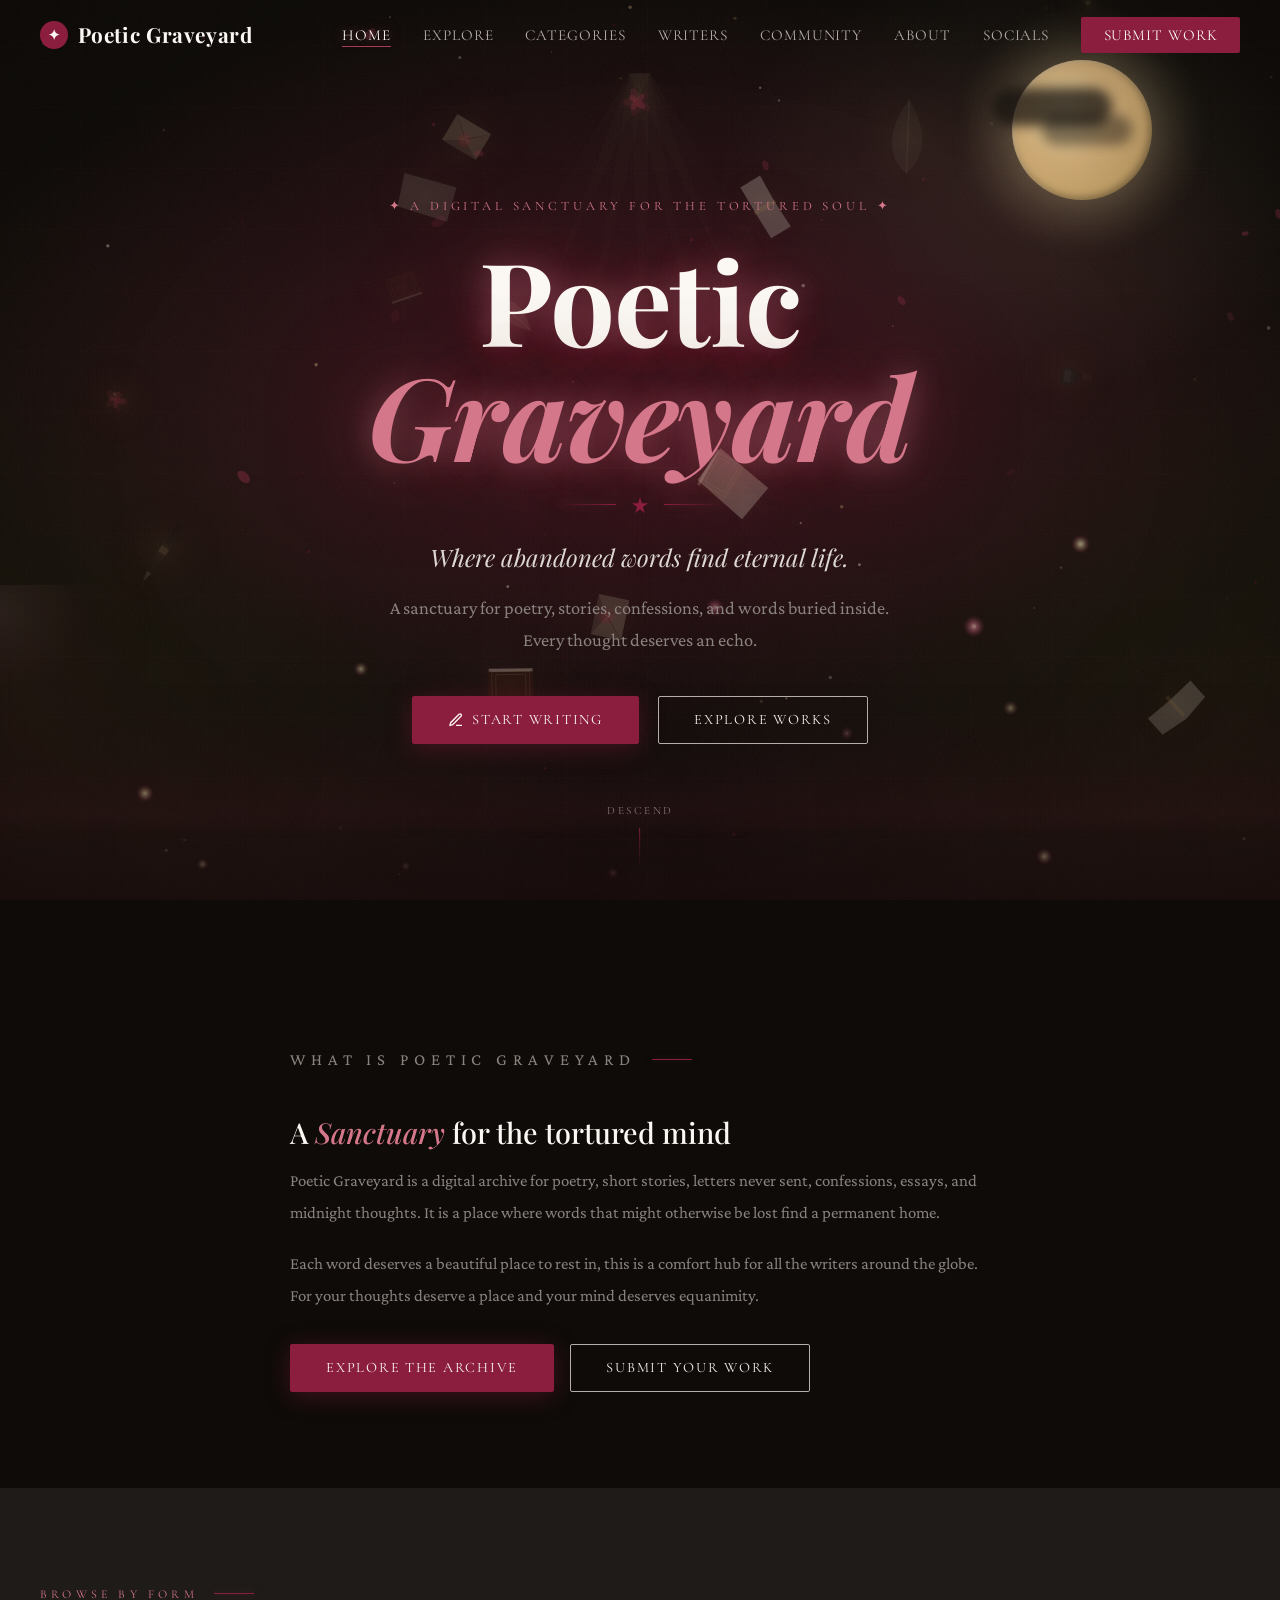
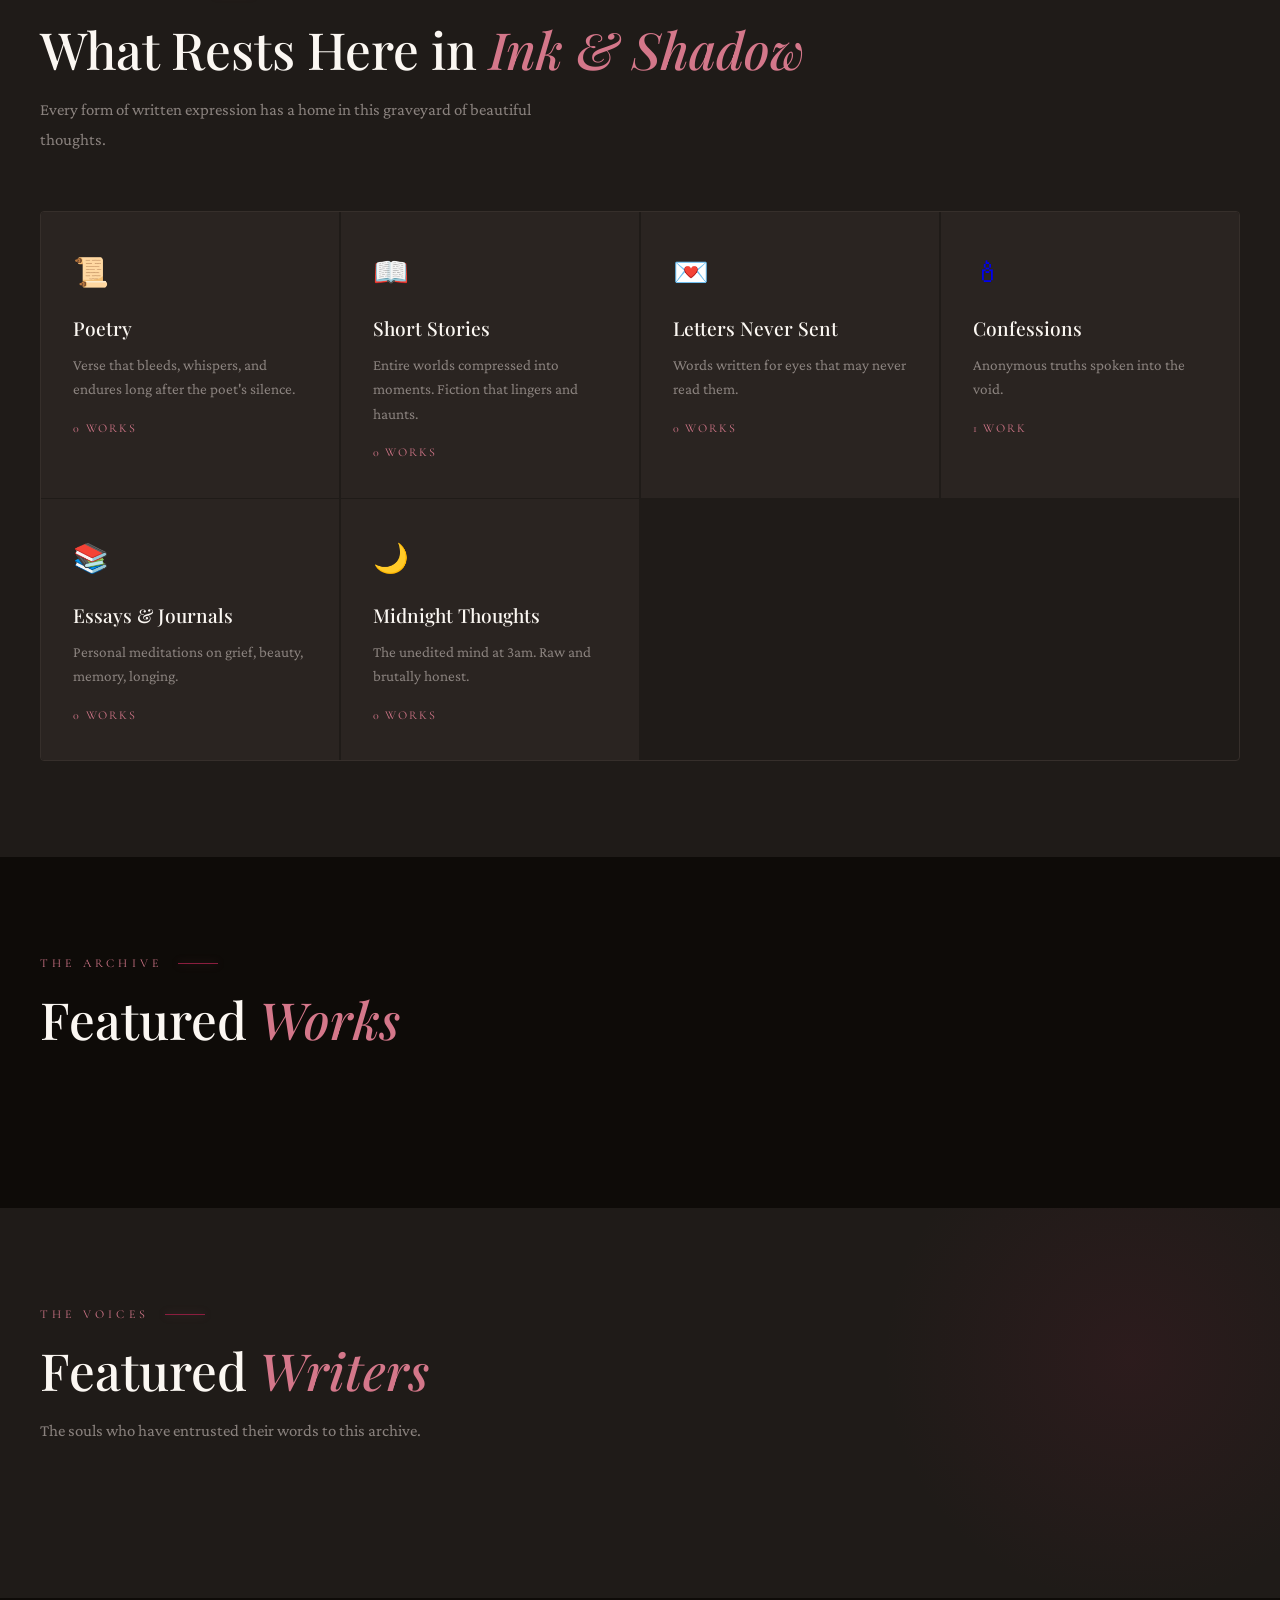
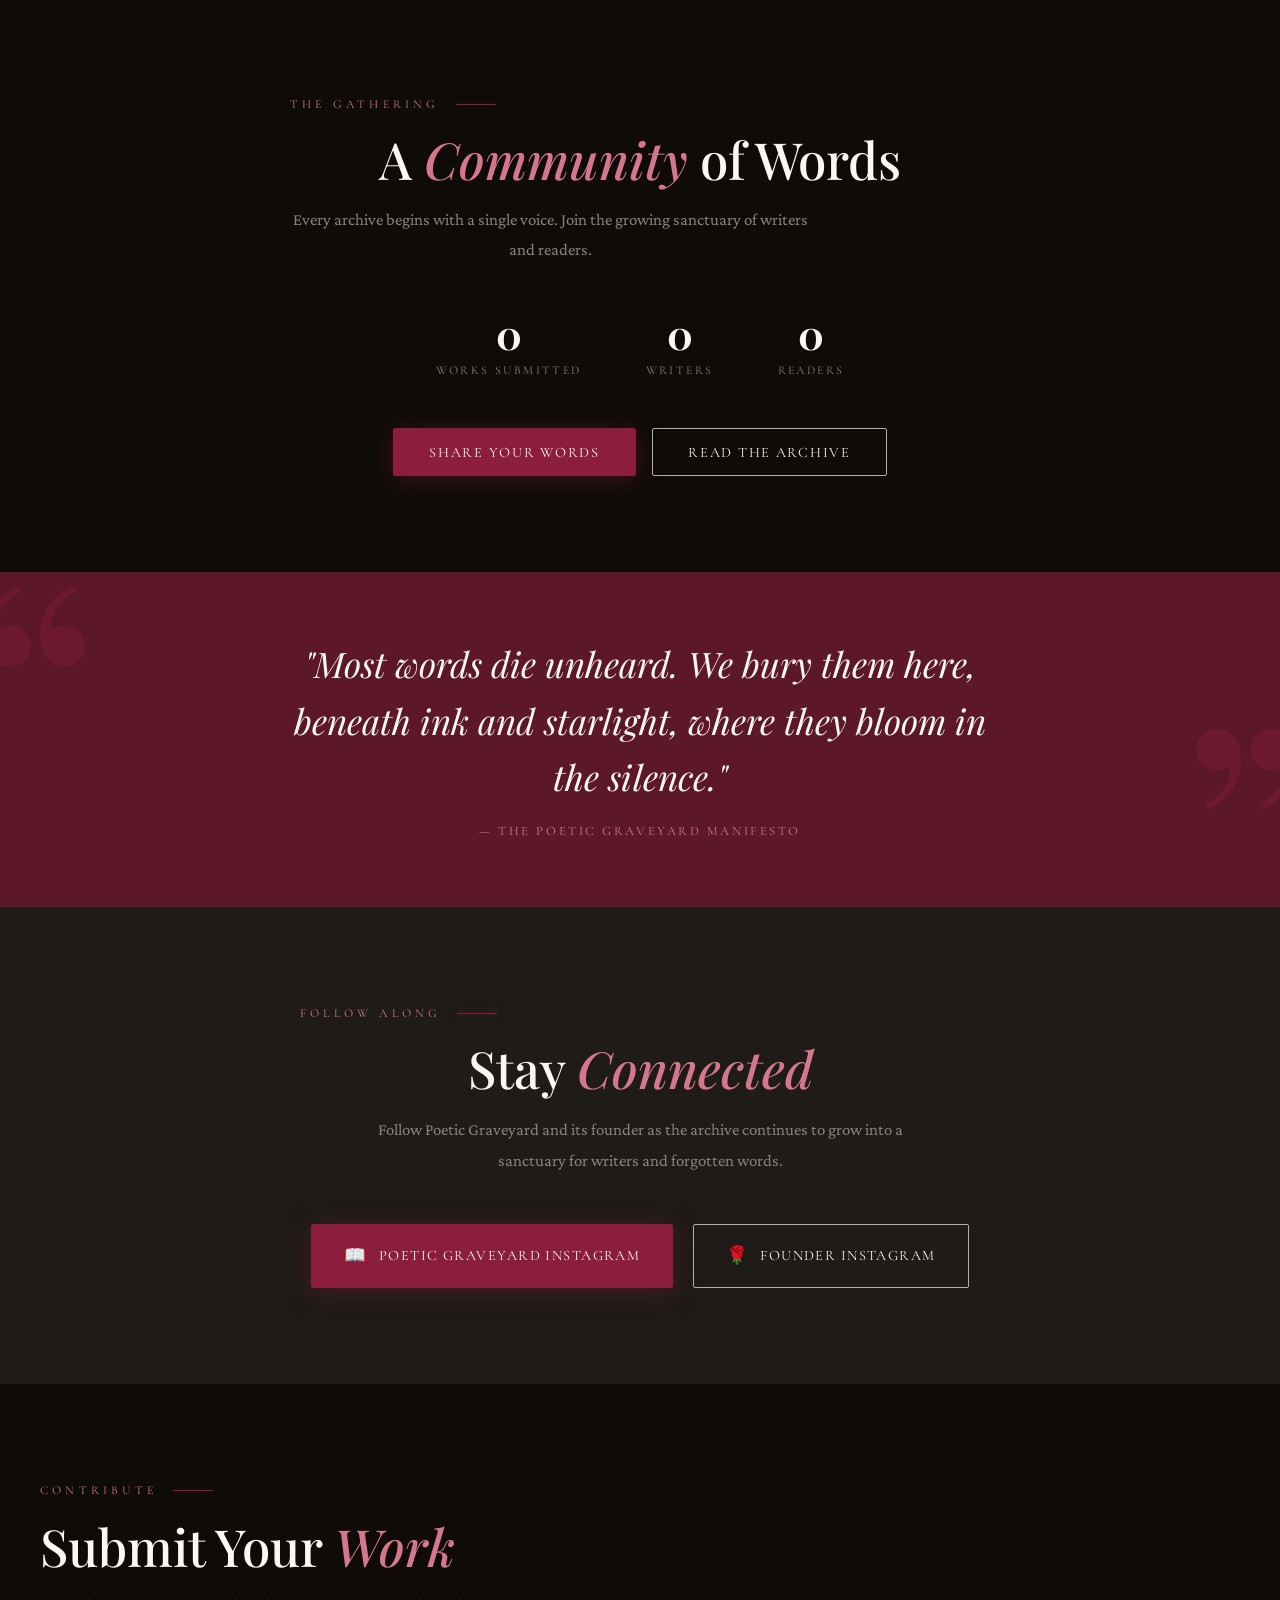
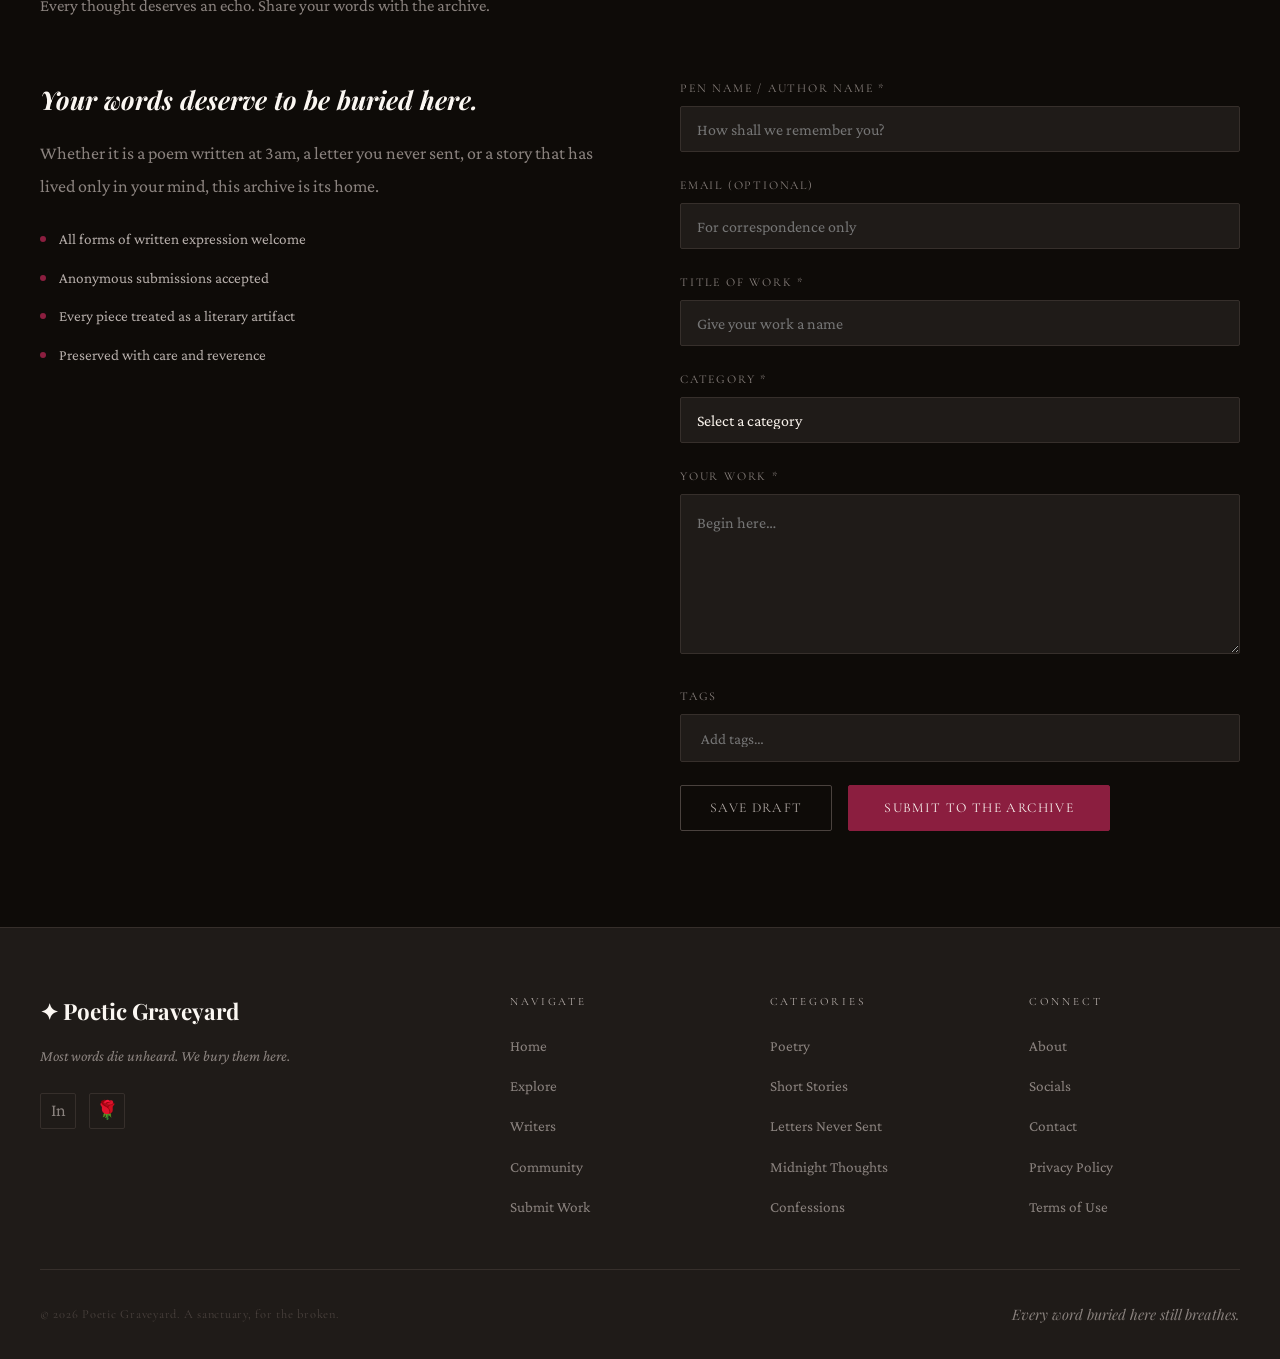
<file: index.html>
<!DOCTYPE html>
<html lang="en">
<head>
  <meta charset="UTF-8">
  <meta name="viewport" content="width=device-width, initial-scale=1.0">
  <meta name="description" content="Poetic Graveyard — A sanctuary for poetry, stories, confessions, and words left unsaid.">
  <title>Poetic Graveyard — Where Abandoned words Find Eternal Life</title>
  <link rel="preconnect" href="https://fonts.googleapis.com">
  <link rel="preconnect" href="https://fonts.gstatic.com" crossorigin>
  <link href="https://fonts.googleapis.com/css2?family=Cormorant+Garamond:ital,wght@0,300;0,400;0,500;0,600;1,300;1,400;1,500&family=Playfair+Display:ital,wght@0,400;0,500;0,700;1,400;1,700&family=Crimson+Pro:ital,wght@0,300;0,400;1,300;1,400&display=swap" rel="stylesheet">
  <link rel="stylesheet" href="styles.css">
</head>
<body>

<nav id="navbar">
  <a href="#home" class="nav-logo"><span class="logo-icon">✦</span> Poetic Graveyard</a>
  <ul class="nav-links">
    <li><a href="#home">Home</a></li>
    <li><a href="#explore">Explore</a></li>
    <li><a href="#categories">Categories</a></li>
    <li><a href="#writers">Writers</a></li>
    <li><a href="#community">Community</a></li>
    <li><a href="#about">About</a></li>
    <li><a href="#socials">Socials</a></li>
    <li><a href="#submit" class="nav-cta">Submit Work</a></li>
  </ul>
  <button class="hamburger" id="hamburger" aria-label="Open menu" aria-expanded="false">
    <span></span><span></span><span></span>
  </button>
</nav>

<div class="mobile-menu" id="mobileMenu" aria-hidden="true">
  <a href="#home" onclick="closeMobile()">Home</a>
  <a href="#explore" onclick="closeMobile()">Explore</a>
  <a href="#categories" onclick="closeMobile()">Categories</a>
  <a href="#writers" onclick="closeMobile()">Writers</a>
  <a href="#community" onclick="closeMobile()">Community</a>
  <a href="#about" onclick="closeMobile()">About</a>
  <a href="#socials" onclick="closeMobile()">Socials</a>
  <a href="#submit" onclick="closeMobile()">Submit Work</a>
</div>

<!-- ═══════════════════════════════════════════
     #home — Hero
════════════════════════════════════════════ -->
<section class="hero" id="home">
  <div class="hero-bg"></div>
  <div class="hero-texture"></div>
  <div class="hero-grain"></div>
  <div class="hero-vignette"></div>
  <div class="hero-moon-layer">
    <div class="moon-glow"></div>
    <div class="moon-body"></div>
    <div class="moon-cloud moon-cloud-1"></div>
    <div class="moon-cloud moon-cloud-2"></div>
  </div>
  <div class="candle candle-left">
    <div class="candle-body"></div>
    <div class="candle-flame"><div class="flame-inner"></div></div>
    <div class="candle-glow"></div>
  </div>
  <div class="candle candle-right">
    <div class="candle-body"></div>
    <div class="candle-flame"><div class="flame-inner"></div></div>
    <div class="candle-glow"></div>
  </div>
  <canvas id="particle-canvas"></canvas>
  <canvas id="fog-canvas"></canvas>
  <div class="hero-fog-overlay"></div>
  <div class="quote-popup" id="quotePopup">
    <button class="quote-popup-close" onclick="closeQuote()">✕</button>
    <div class="quote-popup-icon">📖</div>
    <p class="quote-popup-text" id="quoteText"></p>
    <p class="quote-popup-attr" id="quoteAttr"></p>
  </div>
  <div class="hero-content">
    <p class="hero-eyebrow">✦ A Digital Sanctuary for the Tortured Soul ✦</p>
    <h1 class="hero-title">Poetic<br><em>Graveyard</em></h1>
    <div class="hero-divider"><span></span><svg width="16" height="16" viewBox="0 0 16 16" fill="currentColor"><path d="M8 0L9.8 6.2H16L10.9 10L12.7 16L8 12.2L3.3 16L5.1 10L0 6.2H6.2L8 0Z"/></svg><span></span></div>
    <p class="hero-subtitle">Where abandoned words find eternal life.</p>
    <p class="hero-desc">A sanctuary for poetry, stories, confessions, and words buried inside. Every thought deserves an echo.</p>
    <div class="hero-buttons">
      <button class="btn-primary" onclick="scrollToSection('submit')">
        <svg width="16" height="16" viewBox="0 0 24 24" fill="none" stroke="currentColor" stroke-width="2"><path d="M12 20h9M16.5 3.5a2.121 2.121 0 013 3L7 19l-4 1 1-4L16.5 3.5z"/></svg>
        Start Writing
      </button>
      <button class="btn-ghost" onclick="scrollToSection('explore')">Explore Works</button>
    </div>
  </div>
  <div class="hero-scroll"><span>Descend</span><div class="scroll-line"></div></div>
</section>

<!-- ═══════════════════════════════════════════
     #about — About
════════════════════════════════════════════ -->
<section class="about-section" id="about">
  <div class="container">
    <div class="about-content reveal">
      <p class="section-label">What is Poetic Graveyard</p>
      <h2 class="section-title">A <em>Sanctuary</em> for the tortured mind</h2>
      <p>Poetic Graveyard is a digital archive for poetry, short stories, letters never sent, confessions, essays, and midnight thoughts. It is a place where words that might otherwise be lost find a permanent home.</p>
      <p>Each word deserves a beautiful place to rest in, this is a comfort hub for all the writers around the globe. For your thoughts deserve a place and your mind deserves equanimity.</p>
      <div style="margin-top: 2rem; display: flex; gap: 1rem; flex-wrap: wrap;">
        <button class="btn-primary" onclick="scrollToSection('explore')">Explore the Archive</button>
        <button class="btn-ghost" onclick="scrollToSection('submit')">Submit Your Work</button>
      </div>
    </div>
  </div>
</section>

<!-- ═══════════════════════════════════════════
     #categories — Categories
════════════════════════════════════════════ -->
<section class="categories-section" id="categories">
  <div class="container">
    <div class="reveal">
      <p class="section-label">Browse by Form</p>
      <h2 class="section-title">What Rests Here in <em>Ink & Shadow</em></h2>
      <p class="section-subtitle">Every form of written expression has a home in this graveyard of beautiful thoughts.</p>
    </div>
    <div class="categories-grid" id="categories-container"></div>
  </div>
</section>

<!-- ═══════════════════════════════════════════
     #explore — Explore / Featured Works
════════════════════════════════════════════ -->
<section class="featured-section" id="explore">
  <div class="container">
    <div class="section-header reveal">
      <div>
        <p class="section-label">The Archive</p>
        <h2 class="section-title">Featured <em>Works</em></h2>
      </div>
    </div>
    <div id="works-container"></div>
  </div>
</section>

<!-- ═══════════════════════════════════════════
     #writers — Writers
════════════════════════════════════════════ -->
<section class="writers-section" id="writers">
  <div class="container">
    <div class="reveal">
      <p class="section-label">The Voices</p>
      <h2 class="section-title">Featured <em>Writers</em></h2>
      <p class="section-subtitle">The souls who have entrusted their words to this archive.</p>
    </div>
    <div class="writers-grid" id="writers-container"></div>
  </div>
</section>

<!-- ═══════════════════════════════════════════
     #community — Community
════════════════════════════════════════════ -->
<section class="community-section" id="community">
  <div class="container">
    <div class="community-inner reveal">
      <p class="section-label">The Gathering</p>
      <h2 class="section-title">A <em>Community</em> of Words</h2>
      <p class="section-subtitle">Every archive begins with a single voice. Join the growing sanctuary of writers and readers.</p>
      <div id="community-container"></div>
      <div class="community-stats">
        <div class="community-stat">
          <span class="community-stat-num" data-count="0">0</span>
          <span class="community-stat-label">Works Submitted</span>
        </div>
        <div class="community-stat">
          <span class="community-stat-num" data-count="0">0</span>
          <span class="community-stat-label">Writers</span>
        </div>
        <div class="community-stat">
          <span class="community-stat-num" data-count="0">0</span>
          <span class="community-stat-label">Readers</span>
        </div>
      </div>
      <div class="community-cta-group">
        <button class="btn-primary" onclick="scrollToSection('submit')">Share Your Words</button>
        <button class="btn-ghost" onclick="scrollToSection('explore')">Read the Archive</button>
      </div>
    </div>
  </div>
</section>

<!-- ═══════════════════════════════════════════
     Quote Band
════════════════════════════════════════════ -->
<div class="quote-band">
  <p class="quote-text">"Most words die unheard. We bury them here, beneath ink and starlight, where they bloom in the silence."</p>
  <p class="quote-attr">— The Poetic Graveyard Manifesto</p>
</div>

<!-- ═══════════════════════════════════════════
     #socials — Stay Connected
════════════════════════════════════════════ -->
<section class="socials-section" id="socials">
  <div class="container">
    <div class="socials-inner reveal">
      <p class="section-label">Follow Along</p>
      <h2 class="section-title">Stay <em>Connected</em></h2>
      <p class="socials-desc">Follow Poetic Graveyard and its founder as the archive continues to grow into a sanctuary for writers and forgotten words.</p>
      <div class="socials-buttons">
        <a href="https://www.instagram.com/poeticgraveyard/" class="btn-social" target="_blank" rel="noopener noreferrer">
          <span class="social-btn-icon">📖</span>
          Poetic Graveyard Instagram
        </a>
        <a href="https://www.instagram.com/thetorturedshowgirl/" class="btn-social btn-social-secondary" target="_blank" rel="noopener noreferrer">
          <span class="social-btn-icon">🌹</span>
          Founder Instagram
        </a>
      </div>
    </div>
  </div>
</section>

<!-- ═══════════════════════════════════════════
     #submit — Submit Work
════════════════════════════════════════════ -->
<section class="submit-section" id="submit">
  <div class="container">
    <div class="reveal">
      <p class="section-label">Contribute</p>
      <h2 class="section-title">Submit Your <em>Work</em></h2>
      <p class="section-subtitle">Every thought deserves an echo. Share your words with the archive.</p>
    </div>
    <div class="submit-grid">
      <div class="submit-left reveal">
        <h3>Your words deserve to be buried here.</h3>
        <p>Whether it is a poem written at 3am, a letter you never sent, or a story that has lived only in your mind, this archive is its home.</p>
        <ul class="submit-features">
          <li>All forms of written expression welcome</li>
          <li>Anonymous submissions accepted</li>
          <li>Every piece treated as a literary artifact</li>
          <li>Preserved with care and reverence</li>
        </ul>
      </div>
      <div class="reveal">
        <form id="submitForm" onsubmit="handlePublish(event)">
          <div class="form-group">
            <label for="penName">Pen Name / Author Name *</label>
            <input type="text" id="penName" placeholder="How shall we remember you?" autocomplete="off">
          </div>
          <div class="form-group">
            <label for="email">Email (optional)</label>
            <input type="email" id="email" placeholder="For correspondence only">
          </div>
          <div class="form-group">
            <label for="title">Title of Work *</label>
            <input type="text" id="title" placeholder="Give your work a name">
          </div>
          <div class="form-group">
            <label for="category">Category *</label>
            <select id="category">
              <option value="">Select a category</option>
              <option value="poetry">Poetry</option>
              <option value="stories">Short Stories</option>
              <option value="letters">Letters Never Sent</option>
              <option value="confessions">Confessions</option>
              <option value="essays">Essays & Journals</option>
              <option value="midnight">Midnight Thoughts</option>
            </select>
          </div>
          <div class="form-group">
            <label for="content">Your Work *</label>
            <textarea id="content" placeholder="Begin here…"></textarea>
          </div>
          <div class="form-group">
            <label>Tags</label>
            <div class="tags-input" onclick="this.querySelector('input').focus()">
              <span id="tagsContainer"></span>
              <input type="text" placeholder="Add tags…" onkeydown="handleTag(event)" aria-label="Add tag">
            </div>
          </div>
          <div class="form-actions">
            <button type="button" class="btn-draft" onclick="showToast('Draft saved ✦')">Save Draft</button>
            <button type="submit" class="btn-publish">Submit to the Archive</button>
          </div>
        </form>
      </div>
    </div>
  </div>
</section>

<footer>
  <div class="footer-grid">
    <div class="footer-brand">
      <div class="footer-logo">✦ Poetic Graveyard</div>
      <p class="footer-tagline">Most words die unheard. We bury them here.</p>
      <div class="social-links">
        <a href="https://www.instagram.com/poeticgraveyard/" class="social-link" aria-label="Poetic Graveyard Instagram" target="_blank" rel="noopener noreferrer">In</a>
        <a href="https://www.instagram.com/thetorturedshowgirl/" class="social-link" aria-label="Founder Instagram" target="_blank" rel="noopener noreferrer">🌹</a>
      </div>
    </div>
    <div>
      <div class="footer-col-title">Navigate</div>
      <ul class="footer-links">
        <li><a href="#home">Home</a></li>
        <li><a href="#explore">Explore</a></li>
        <li><a href="#writers">Writers</a></li>
        <li><a href="#community">Community</a></li>
        <li><a href="#submit">Submit Work</a></li>
      </ul>
    </div>
    <div>
      <div class="footer-col-title">Categories</div>
      <ul class="footer-links">
        <li><a href="#categories">Poetry</a></li>
        <li><a href="#categories">Short Stories</a></li>
        <li><a href="#categories">Letters Never Sent</a></li>
        <li><a href="#categories">Midnight Thoughts</a></li>
        <li><a href="#categories">Confessions</a></li>
      </ul>
    </div>
    <div>
      <div class="footer-col-title">Connect</div>
      <ul class="footer-links">
        <li><a href="#about">About</a></li>
        <li><a href="#socials">Socials</a></li>
        <li><a href="#submit">Contact</a></li>
        <li><a href="#">Privacy Policy</a></li>
        <li><a href="#">Terms of Use</a></li>
      </ul>
    </div>
  </div>
  <div class="footer-bottom">
    <div class="footer-bottom-left">© 2026 Poetic Graveyard. A sanctuary, for the broken.</div>
    <div class="footer-epitaph">Every word buried here still breathes.</div>
  </div>
</footer>

<div class="toast" id="toast"></div>
<script src="script.js"></script>
</body>
</html>
</file>
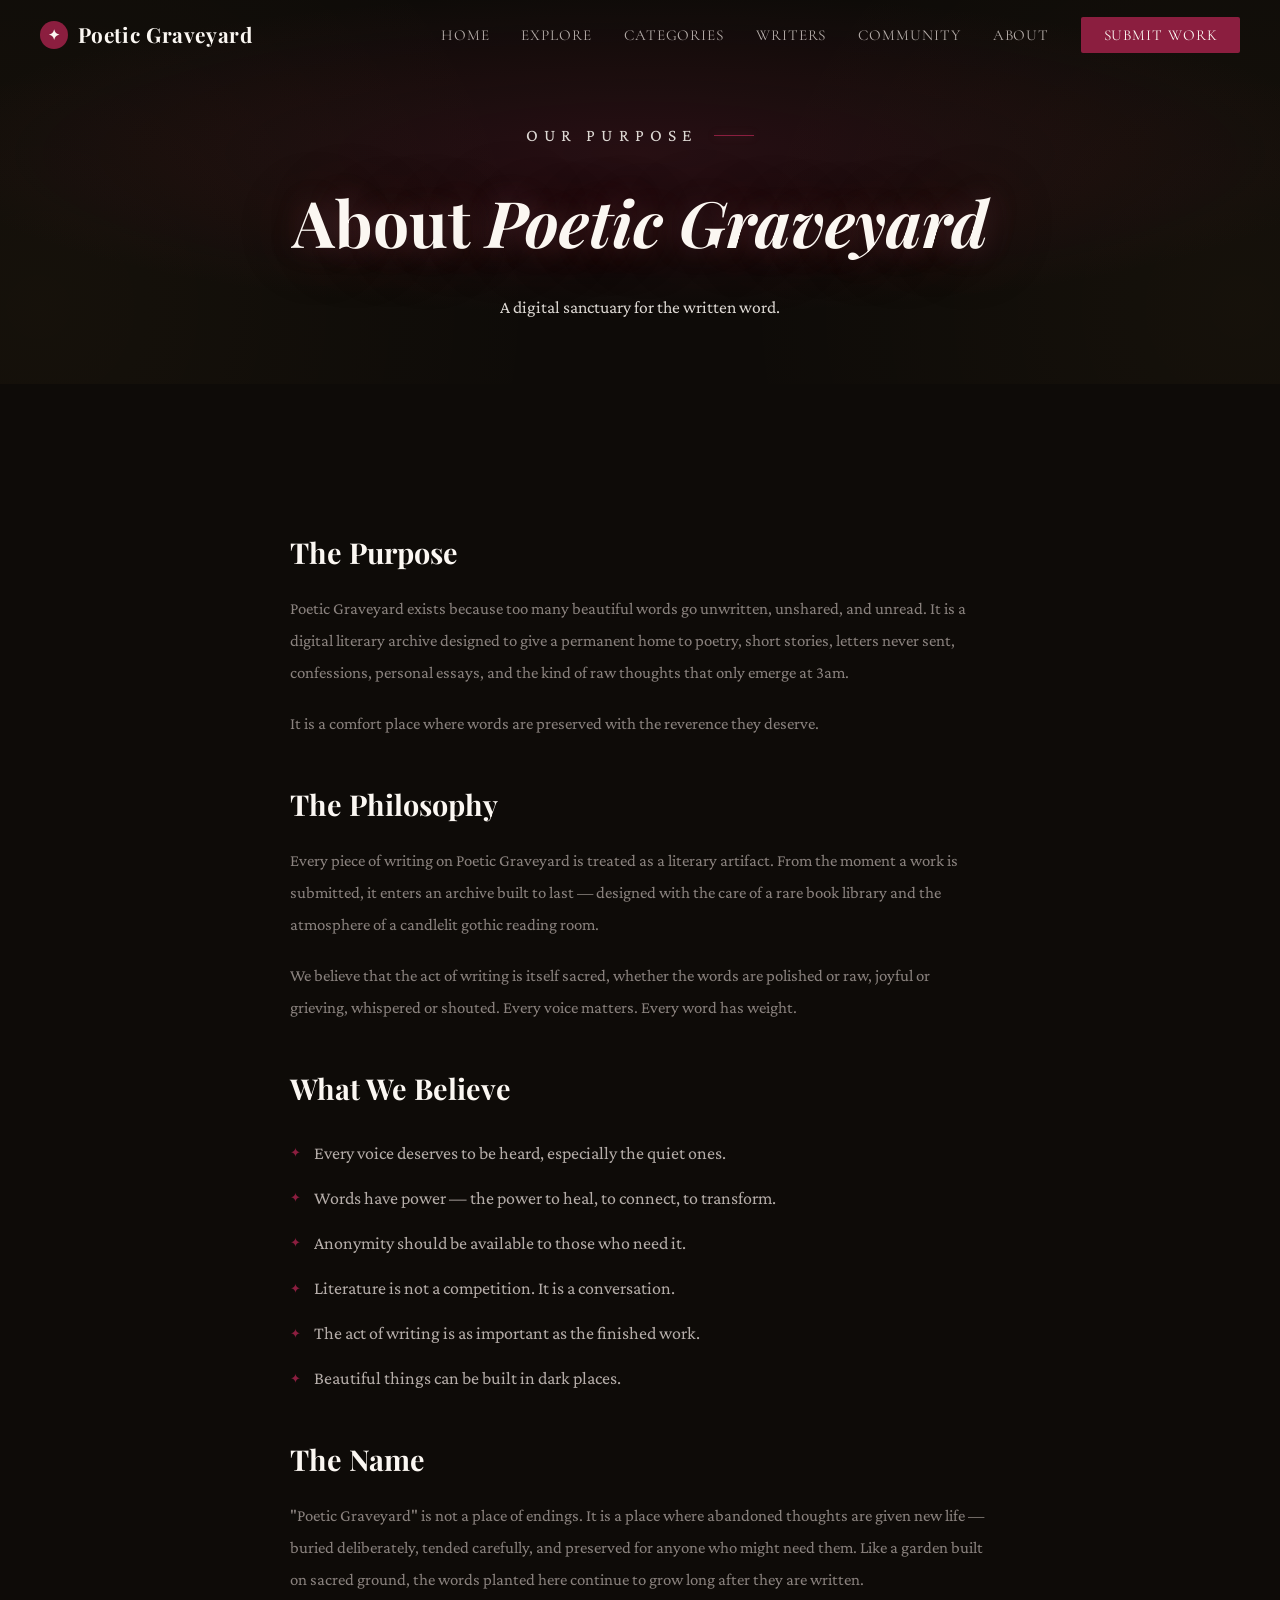
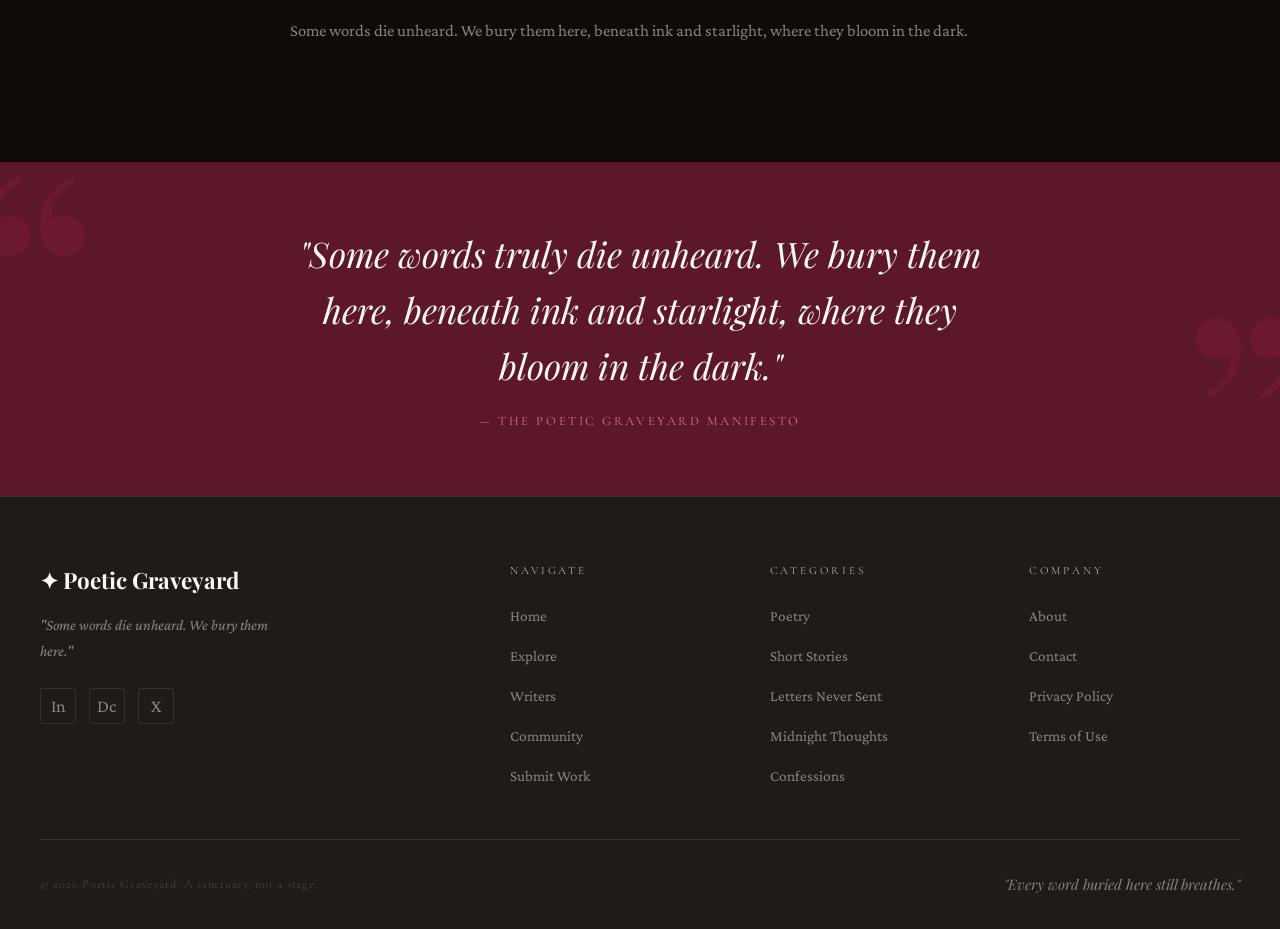
<file: about.html>
<!DOCTYPE html>
<html lang="en">
<head>
  <meta charset="UTF-8">
  <meta name="viewport" content="width=device-width, initial-scale=1.0">
  <title>About — Poetic Graveyard</title>
  <link rel="preconnect" href="https://fonts.googleapis.com">
  <link rel="preconnect" href="https://fonts.gstatic.com" crossorigin>
  <link href="https://fonts.googleapis.com/css2?family=Cormorant+Garamond:ital,wght@0,300;0,400;0,500;0,600;1,300;1,400;1,500&family=Playfair+Display:ital,wght@0,400;0,500;0,700;1,400;1,700&family=Crimson+Pro:ital,wght@0,300;0,400;1,300;1,400&display=swap" rel="stylesheet">
  <link rel="stylesheet" href="styles.css">
</head>
<body>
<nav id="navbar">
  <a href="index.html" class="nav-logo"><span class="logo-icon">✦</span> Poetic Graveyard</a>
  <ul class="nav-links">
    <li><a href="index.html">Home</a></li>
    <li><a href="explore.html">Explore</a></li>
    <li><a href="categories.html">Categories</a></li>
    <li><a href="writers.html">Writers</a></li>
    <li><a href="community.html">Community</a></li>
    <li><a href="about.html">About</a></li>
    <li><a href="submit.html" class="nav-cta">Submit Work</a></li>
  </ul>
  <button class="hamburger" id="hamburger" aria-label="Open menu"><span></span><span></span><span></span></button>
</nav>
<div class="mobile-menu" id="mobileMenu">
  <a href="index.html" onclick="closeMobile()">Home</a>
  <a href="explore.html" onclick="closeMobile()">Explore</a>
  <a href="categories.html" onclick="closeMobile()">Categories</a>
  <a href="writers.html" onclick="closeMobile()">Writers</a>
  <a href="community.html" onclick="closeMobile()">Community</a>
  <a href="about.html" onclick="closeMobile()">About</a>
  <a href="submit.html" onclick="closeMobile()">Submit Work</a>
</div>

<div class="page-header">
  <div class="page-header-bg"></div>
  <div class="page-header-content">
    <p class="section-label" style="justify-content:center;">Our Purpose</p>
    <h1>About <em>Poetic Graveyard</em></h1>
    <p>A digital sanctuary for the written word.</p>
  </div>
</div>

<section class="about-section">
  <div class="container">
    <div class="about-content reveal">
      <h2>The Purpose</h2>
      <p>Poetic Graveyard exists because too many beautiful words go unwritten, unshared, and unread. It is a digital literary archive designed to give a permanent home to poetry, short stories, letters never sent, confessions, personal essays, and the kind of raw thoughts that only emerge at 3am.</p>
      <p>It is a comfort place where words are preserved with the reverence they deserve.</p>

      <h2>The Philosophy</h2>
      <p>Every piece of writing on Poetic Graveyard is treated as a literary artifact. From the moment a work is submitted, it enters an archive built to last — designed with the care of a rare book library and the atmosphere of a candlelit gothic reading room.</p>
      <p>We believe that the act of writing is itself sacred, whether the words are polished or raw, joyful or grieving, whispered or shouted. Every voice matters. Every word has weight.</p>

      <h2>What We Believe</h2>
      <ul class="about-values">
        <li>Every voice deserves to be heard, especially the quiet ones.</li>
        <li>Words have power — the power to heal, to connect, to transform.</li>
        <li>Anonymity should be available to those who need it.</li>
        <li>Literature is not a competition. It is a conversation.</li>
        <li>The act of writing is as important as the finished work.</li>
        <li>Beautiful things can be built in dark places.</li>
      </ul>

      <h2>The Name</h2>
      <p>"Poetic Graveyard" is not a place of endings. It is a place where abandoned thoughts are given new life — buried deliberately, tended carefully, and preserved for anyone who might need them. Like a garden built on sacred ground, the words planted here continue to grow long after they are written.</p>
      <p>Some words die unheard. We bury them here, beneath ink and starlight, where they bloom in the dark.</p>
    </div>
  </div>
</section>

<div class="quote-band">
  <p class="quote-text">"Some words truly die unheard. We bury them here, beneath ink and starlight, where they bloom in the dark."</p>
  <p class="quote-attr">— The Poetic Graveyard Manifesto</p>
</div>

<footer>
  <div class="footer-grid">
    <div class="footer-brand">
      <div class="footer-logo">✦ Poetic Graveyard</div>
      <p class="footer-tagline">"Some words die unheard. We bury them here."</p>
      <div class="social-links"><a href="#" class="social-link">In</a><a href="#" class="social-link">Dc</a><a href="#" class="social-link">X</a></div>
    </div>
    <div><div class="footer-col-title">Navigate</div><ul class="footer-links"><li><a href="index.html">Home</a></li><li><a href="explore.html">Explore</a></li><li><a href="writers.html">Writers</a></li><li><a href="community.html">Community</a></li><li><a href="submit.html">Submit Work</a></li></ul></div>
    <div><div class="footer-col-title">Categories</div><ul class="footer-links"><li><a href="categories.html">Poetry</a></li><li><a href="categories.html">Short Stories</a></li><li><a href="categories.html">Letters Never Sent</a></li><li><a href="categories.html">Midnight Thoughts</a></li><li><a href="categories.html">Confessions</a></li></ul></div>
    <div><div class="footer-col-title">Company</div><ul class="footer-links"><li><a href="about.html">About</a></li><li><a href="submit.html">Contact</a></li><li><a href="#">Privacy Policy</a></li><li><a href="#">Terms of Use</a></li></ul></div>
  </div>
  <div class="footer-bottom">
    <div class="footer-bottom-left">© 2026 Poetic Graveyard. A sanctuary, not a stage.</div>
    <div class="footer-epitaph">"Every word buried here still breathes."</div>
  </div>
</footer>
<div class="toast" id="toast"></div>
<script src="script.js"></script>
</body>
</html>
</file>
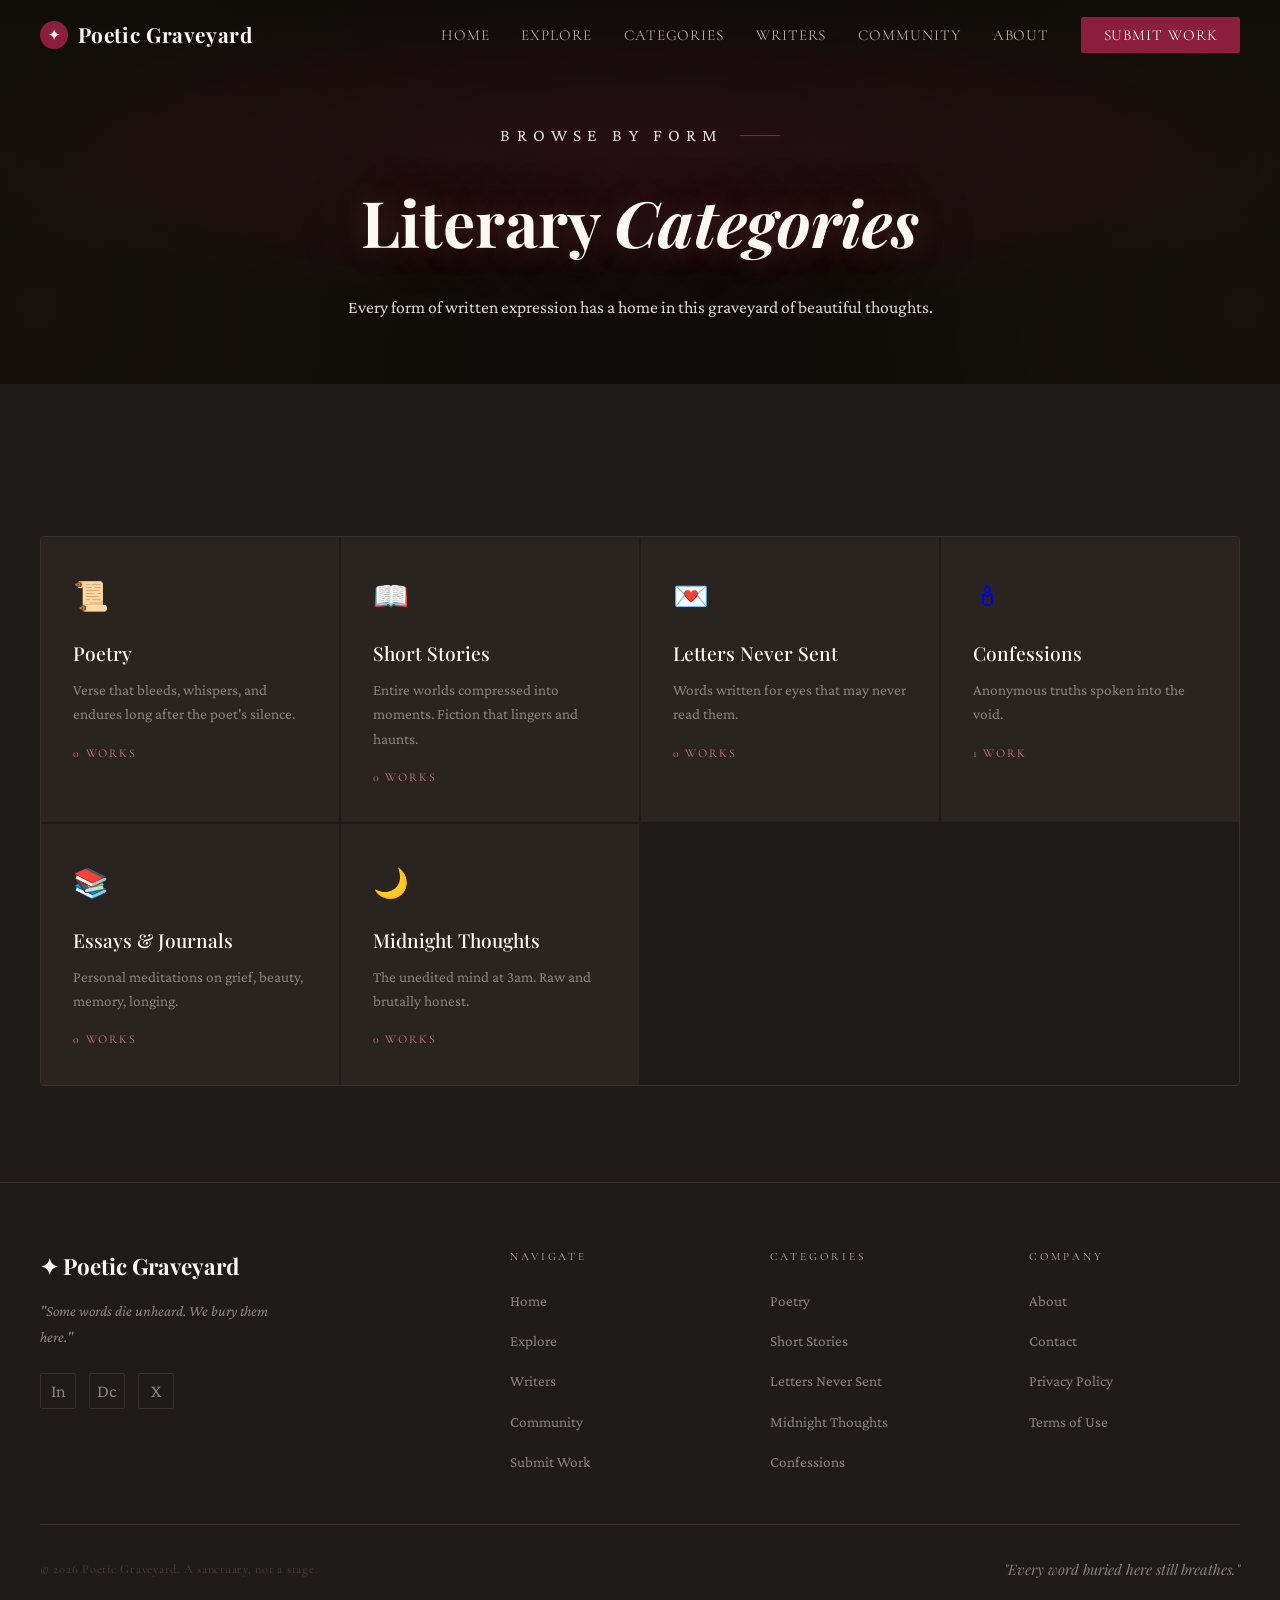
<file: categories.html>
<!DOCTYPE html>
<html lang="en">
<head>
  <meta charset="UTF-8">
  <meta name="viewport" content="width=device-width, initial-scale=1.0">
  <title>Categories — Poetic Graveyard</title>
  <link rel="preconnect" href="https://fonts.googleapis.com">
  <link rel="preconnect" href="https://fonts.gstatic.com" crossorigin>
  <link href="https://fonts.googleapis.com/css2?family=Cormorant+Garamond:ital,wght@0,300;0,400;0,500;0,600;1,300;1,400;1,500&family=Playfair+Display:ital,wght@0,400;0,500;0,700;1,400;1,700&family=Crimson+Pro:ital,wght@0,300;0,400;1,300;1,400&display=swap" rel="stylesheet">
  <link rel="stylesheet" href="styles.css">
</head>
<body>
<nav id="navbar">
  <a href="index.html" class="nav-logo"><span class="logo-icon">✦</span> Poetic Graveyard</a>
  <ul class="nav-links">
    <li><a href="index.html">Home</a></li>
    <li><a href="explore.html">Explore</a></li>
    <li><a href="categories.html">Categories</a></li>
    <li><a href="writers.html">Writers</a></li>
    <li><a href="community.html">Community</a></li>
    <li><a href="about.html">About</a></li>
    <li><a href="submit.html" class="nav-cta">Submit Work</a></li>
  </ul>
  <button class="hamburger" id="hamburger" aria-label="Open menu"><span></span><span></span><span></span></button>
</nav>
<div class="mobile-menu" id="mobileMenu">
  <a href="index.html" onclick="closeMobile()">Home</a>
  <a href="explore.html" onclick="closeMobile()">Explore</a>
  <a href="categories.html" onclick="closeMobile()">Categories</a>
  <a href="writers.html" onclick="closeMobile()">Writers</a>
  <a href="community.html" onclick="closeMobile()">Community</a>
  <a href="about.html" onclick="closeMobile()">About</a>
  <a href="submit.html" onclick="closeMobile()">Submit Work</a>
</div>

<div class="page-header">
  <div class="page-header-bg"></div>
  <div class="page-header-content">
    <p class="section-label" style="justify-content:center;">Browse by Form</p>
    <h1>Literary <em>Categories</em></h1>
    <p>Every form of written expression has a home in this graveyard of beautiful thoughts.</p>
  </div>
</div>

<section class="categories-section">
  <div class="container">
    <div class="categories-grid" id="categories-container"></div>
  </div>
</section>

<footer>
  <div class="footer-grid">
    <div class="footer-brand">
      <div class="footer-logo">✦ Poetic Graveyard</div>
      <p class="footer-tagline">"Some words die unheard. We bury them here."</p>
      <div class="social-links"><a href="#" class="social-link">In</a><a href="#" class="social-link">Dc</a><a href="#" class="social-link">X</a></div>
    </div>
    <div><div class="footer-col-title">Navigate</div><ul class="footer-links"><li><a href="index.html">Home</a></li><li><a href="explore.html">Explore</a></li><li><a href="writers.html">Writers</a></li><li><a href="community.html">Community</a></li><li><a href="submit.html">Submit Work</a></li></ul></div>
    <div><div class="footer-col-title">Categories</div><ul class="footer-links"><li><a href="categories.html">Poetry</a></li><li><a href="categories.html">Short Stories</a></li><li><a href="categories.html">Letters Never Sent</a></li><li><a href="categories.html">Midnight Thoughts</a></li><li><a href="categories.html">Confessions</a></li></ul></div>
    <div><div class="footer-col-title">Company</div><ul class="footer-links"><li><a href="about.html">About</a></li><li><a href="submit.html">Contact</a></li><li><a href="#">Privacy Policy</a></li><li><a href="#">Terms of Use</a></li></ul></div>
  </div>
  <div class="footer-bottom">
    <div class="footer-bottom-left">© 2026 Poetic Graveyard. A sanctuary, not a stage.</div>
    <div class="footer-epitaph">"Every word buried here still breathes."</div>
  </div>
</footer>
<div class="toast" id="toast"></div>
<script src="script.js"></script>
</body>
</html>
</file>
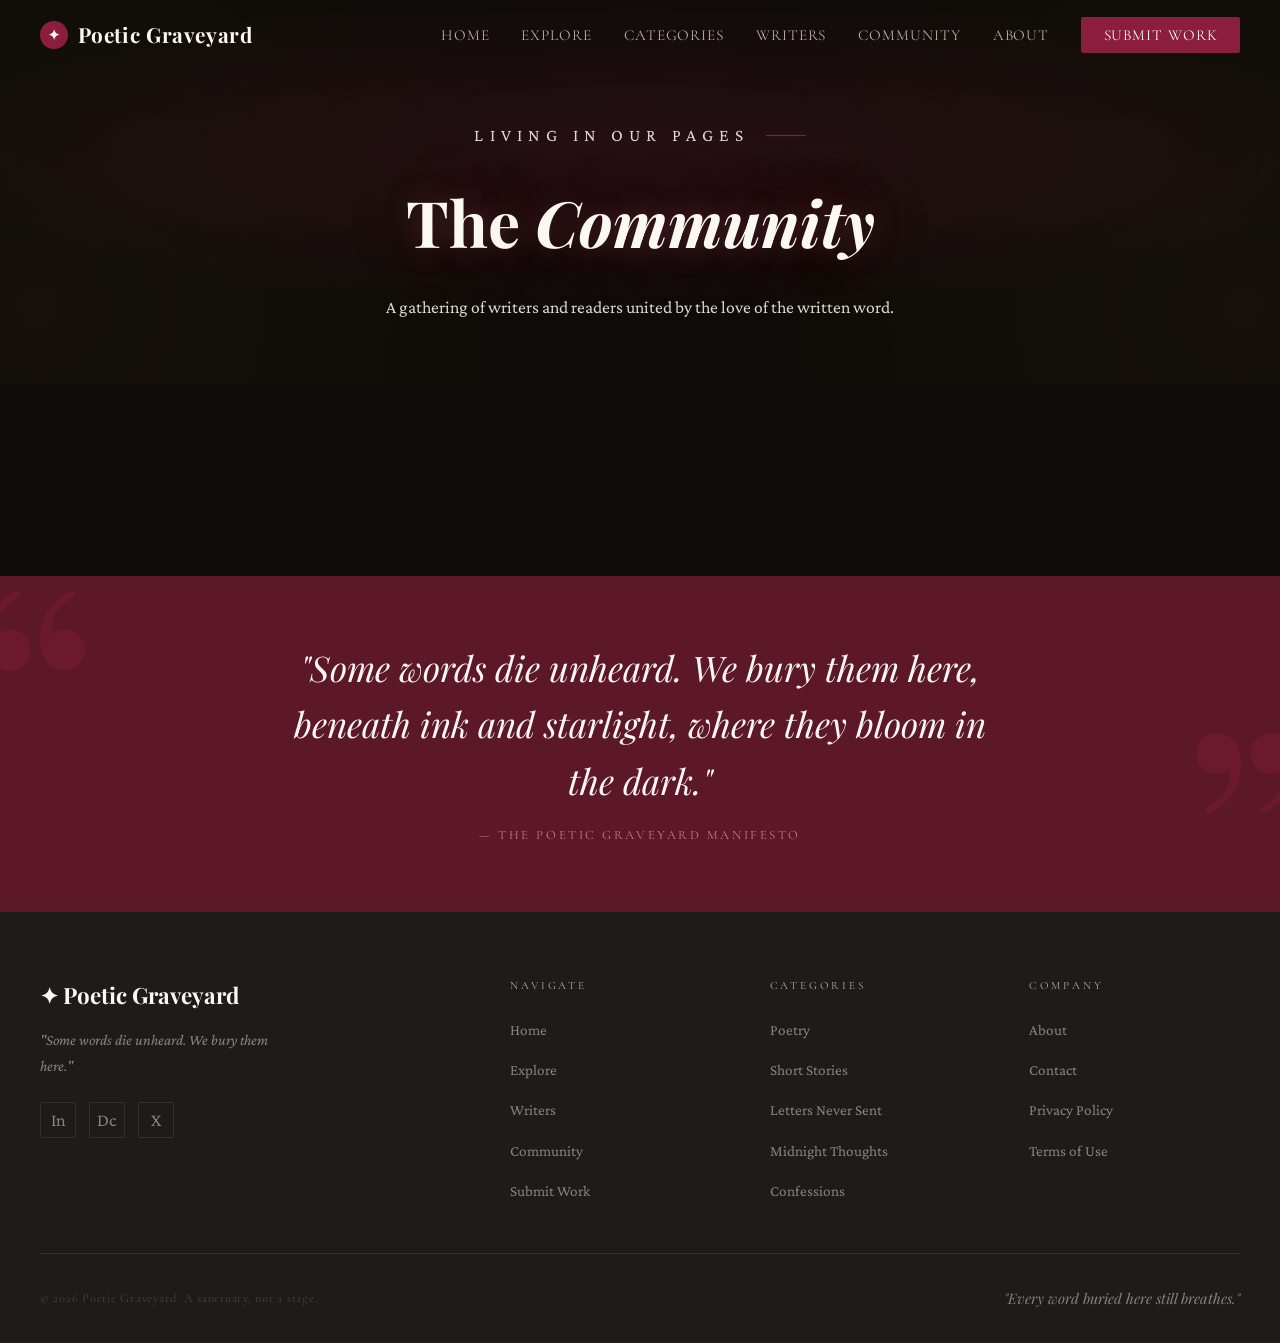
<file: community.html>
<!DOCTYPE html>
<html lang="en">
<head>
  <meta charset="UTF-8">
  <meta name="viewport" content="width=device-width, initial-scale=1.0">
  <title>Community — Poetic Graveyard</title>
  <link rel="preconnect" href="https://fonts.googleapis.com">
  <link rel="preconnect" href="https://fonts.gstatic.com" crossorigin>
  <link href="https://fonts.googleapis.com/css2?family=Cormorant+Garamond:ital,wght@0,300;0,400;0,500;0,600;1,300;1,400;1,500&family=Playfair+Display:ital,wght@0,400;0,500;0,700;1,400;1,700&family=Crimson+Pro:ital,wght@0,300;0,400;1,300;1,400&display=swap" rel="stylesheet">
  <link rel="stylesheet" href="styles.css">
</head>
<body>
<nav id="navbar">
  <a href="index.html" class="nav-logo"><span class="logo-icon">✦</span> Poetic Graveyard</a>
  <ul class="nav-links">
    <li><a href="index.html">Home</a></li>
    <li><a href="explore.html">Explore</a></li>
    <li><a href="categories.html">Categories</a></li>
    <li><a href="writers.html">Writers</a></li>
    <li><a href="community.html">Community</a></li>
    <li><a href="about.html">About</a></li>
    <li><a href="submit.html" class="nav-cta">Submit Work</a></li>
  </ul>
  <button class="hamburger" id="hamburger" aria-label="Open menu"><span></span><span></span><span></span></button>
</nav>
<div class="mobile-menu" id="mobileMenu">
  <a href="index.html" onclick="closeMobile()">Home</a>
  <a href="explore.html" onclick="closeMobile()">Explore</a>
  <a href="categories.html" onclick="closeMobile()">Categories</a>
  <a href="writers.html" onclick="closeMobile()">Writers</a>
  <a href="community.html" onclick="closeMobile()">Community</a>
  <a href="about.html" onclick="closeMobile()">About</a>
  <a href="submit.html" onclick="closeMobile()">Submit Work</a>
</div>

<div class="page-header">
  <div class="page-header-bg"></div>
  <div class="page-header-content">
    <p class="section-label" style="justify-content:center;">Living in Our Pages</p>
    <h1>The <em>Community</em></h1>
    <p>A gathering of writers and readers united by the love of the written word.</p>
  </div>
</div>

<section class="community-section">
  <div class="container">
    <div class="community-inner">
      <div id="community-container"></div>
    </div>
  </div>
</section>

<div class="quote-band">
  <p class="quote-text">"Some words die unheard. We bury them here, beneath ink and starlight, where they bloom in the dark."</p>
  <p class="quote-attr">— The Poetic Graveyard Manifesto</p>
</div>

<footer>
  <div class="footer-grid">
    <div class="footer-brand">
      <div class="footer-logo">✦ Poetic Graveyard</div>
      <p class="footer-tagline">"Some words die unheard. We bury them here."</p>
      <div class="social-links"><a href="#" class="social-link">In</a><a href="#" class="social-link">Dc</a><a href="#" class="social-link">X</a></div>
    </div>
    <div><div class="footer-col-title">Navigate</div><ul class="footer-links"><li><a href="index.html">Home</a></li><li><a href="explore.html">Explore</a></li><li><a href="writers.html">Writers</a></li><li><a href="community.html">Community</a></li><li><a href="submit.html">Submit Work</a></li></ul></div>
    <div><div class="footer-col-title">Categories</div><ul class="footer-links"><li><a href="categories.html">Poetry</a></li><li><a href="categories.html">Short Stories</a></li><li><a href="categories.html">Letters Never Sent</a></li><li><a href="categories.html">Midnight Thoughts</a></li><li><a href="categories.html">Confessions</a></li></ul></div>
    <div><div class="footer-col-title">Company</div><ul class="footer-links"><li><a href="about.html">About</a></li><li><a href="submit.html">Contact</a></li><li><a href="#">Privacy Policy</a></li><li><a href="#">Terms of Use</a></li></ul></div>
  </div>
  <div class="footer-bottom">
    <div class="footer-bottom-left">© 2026 Poetic Graveyard. A sanctuary, not a stage.</div>
    <div class="footer-epitaph">"Every word buried here still breathes."</div>
  </div>
</footer>
<div class="toast" id="toast"></div>
<script src="script.js"></script>
</body>
</html>
</file>
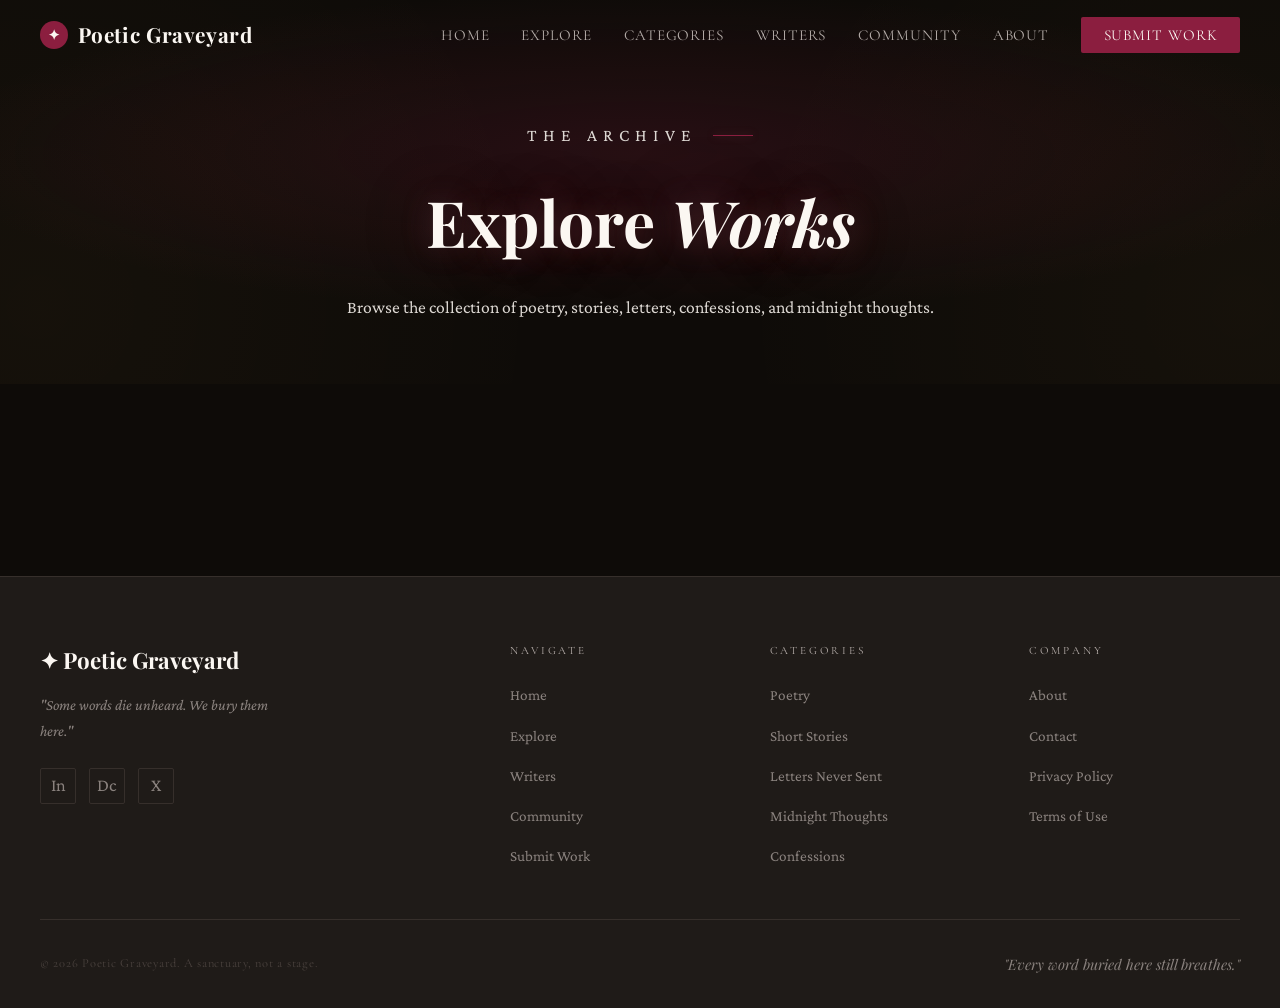
<file: explore.html>
<!DOCTYPE html>
<html lang="en">
<head>
  <meta charset="UTF-8">
  <meta name="viewport" content="width=device-width, initial-scale=1.0">
  <title>Explore — Poetic Graveyard</title>
  <link rel="preconnect" href="https://fonts.googleapis.com">
  <link rel="preconnect" href="https://fonts.gstatic.com" crossorigin>
  <link href="https://fonts.googleapis.com/css2?family=Cormorant+Garamond:ital,wght@0,300;0,400;0,500;0,600;1,300;1,400;1,500&family=Playfair+Display:ital,wght@0,400;0,500;0,700;1,400;1,700&family=Crimson+Pro:ital,wght@0,300;0,400;1,300;1,400&display=swap" rel="stylesheet">
  <link rel="stylesheet" href="styles.css">
</head>
<body>
<nav id="navbar">
  <a href="index.html" class="nav-logo"><span class="logo-icon">✦</span> Poetic Graveyard</a>
  <ul class="nav-links">
    <li><a href="index.html">Home</a></li>
    <li><a href="explore.html">Explore</a></li>
    <li><a href="categories.html">Categories</a></li>
    <li><a href="writers.html">Writers</a></li>
    <li><a href="community.html">Community</a></li>
    <li><a href="about.html">About</a></li>
    <li><a href="submit.html" class="nav-cta">Submit Work</a></li>
  </ul>
  <button class="hamburger" id="hamburger" aria-label="Open menu"><span></span><span></span><span></span></button>
</nav>
<div class="mobile-menu" id="mobileMenu">
  <a href="index.html" onclick="closeMobile()">Home</a>
  <a href="explore.html" onclick="closeMobile()">Explore</a>
  <a href="categories.html" onclick="closeMobile()">Categories</a>
  <a href="writers.html" onclick="closeMobile()">Writers</a>
  <a href="community.html" onclick="closeMobile()">Community</a>
  <a href="about.html" onclick="closeMobile()">About</a>
  <a href="submit.html" onclick="closeMobile()">Submit Work</a>
</div>

<div class="page-header">
  <div class="page-header-bg"></div>
  <div class="page-header-content">
    <p class="section-label" style="justify-content:center;">The Archive</p>
    <h1>Explore <em>Works</em></h1>
    <p>Browse the collection of poetry, stories, letters, confessions, and midnight thoughts.</p>
  </div>
</div>

<section>
  <div class="container">
    <div id="works-container"></div>
  </div>
</section>

<footer>
  <div class="footer-grid">
    <div class="footer-brand">
      <div class="footer-logo">✦ Poetic Graveyard</div>
      <p class="footer-tagline">"Some words die unheard. We bury them here."</p>
      <div class="social-links">
        <a href="#" class="social-link">In</a>
        <a href="#" class="social-link">Dc</a>
        <a href="#" class="social-link">X</a>
      </div>
    </div>
    <div><div class="footer-col-title">Navigate</div><ul class="footer-links"><li><a href="index.html">Home</a></li><li><a href="explore.html">Explore</a></li><li><a href="writers.html">Writers</a></li><li><a href="community.html">Community</a></li><li><a href="submit.html">Submit Work</a></li></ul></div>
    <div><div class="footer-col-title">Categories</div><ul class="footer-links"><li><a href="categories.html">Poetry</a></li><li><a href="categories.html">Short Stories</a></li><li><a href="categories.html">Letters Never Sent</a></li><li><a href="categories.html">Midnight Thoughts</a></li><li><a href="categories.html">Confessions</a></li></ul></div>
    <div><div class="footer-col-title">Company</div><ul class="footer-links"><li><a href="about.html">About</a></li><li><a href="submit.html">Contact</a></li><li><a href="#">Privacy Policy</a></li><li><a href="#">Terms of Use</a></li></ul></div>
  </div>
  <div class="footer-bottom">
    <div class="footer-bottom-left">© 2026 Poetic Graveyard. A sanctuary, not a stage.</div>
    <div class="footer-epitaph">"Every word buried here still breathes."</div>
  </div>
</footer>
<div class="toast" id="toast"></div>
<div class="mobile-menu" id="mobileMenu"><a href="index.html" onclick="closeMobile()">Home</a><a href="explore.html" onclick="closeMobile()">Explore</a><a href="categories.html" onclick="closeMobile()">Categories</a><a href="writers.html" onclick="closeMobile()">Writers</a><a href="community.html" onclick="closeMobile()">Community</a><a href="about.html" onclick="closeMobile()">About</a><a href="submit.html" onclick="closeMobile()">Submit Work</a></div>
<script src="script.js"></script>
</body>
</html>
</file>
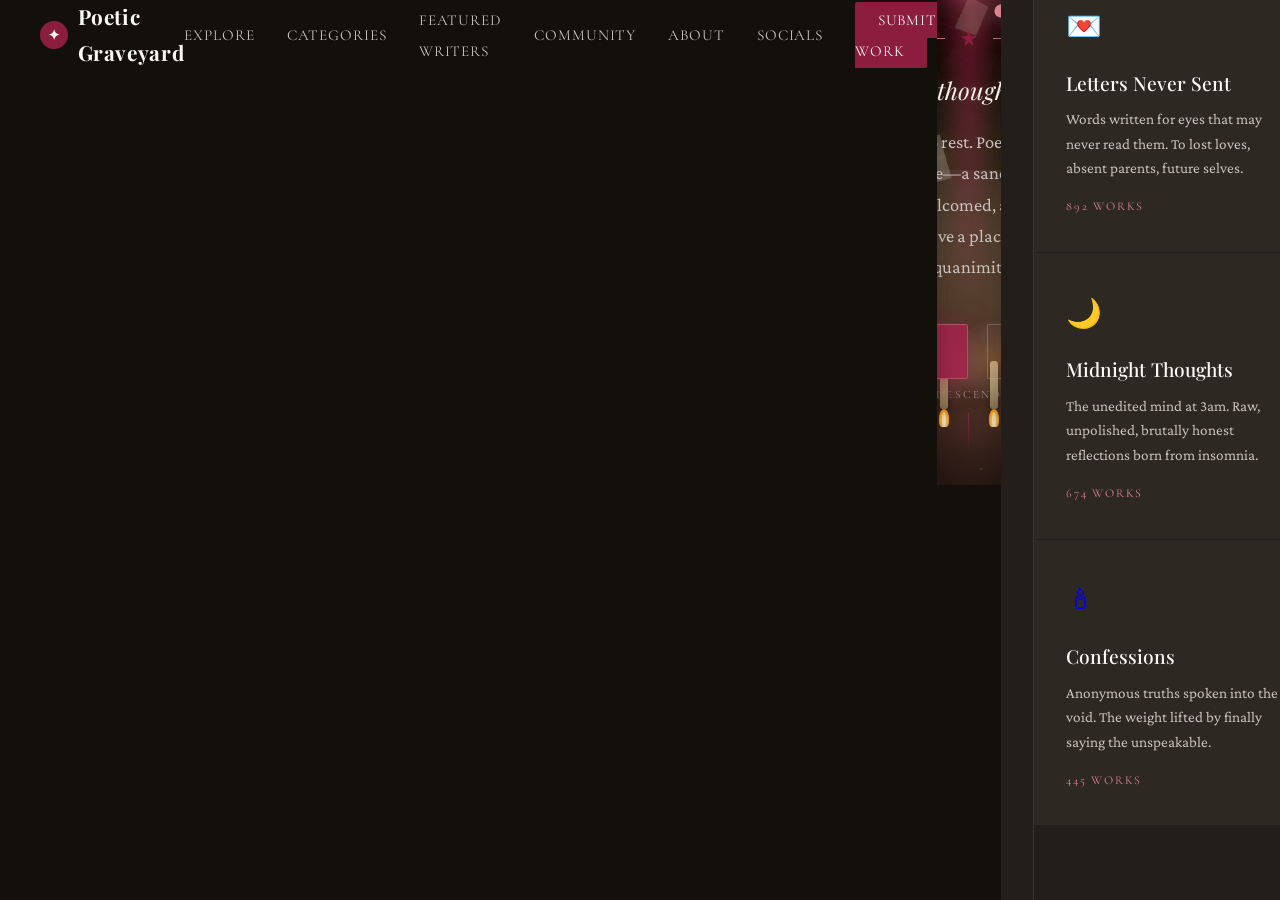
<file: poetic-graveyard.html>
<!DOCTYPE html>
<html lang="en">
<head>
<meta charset="UTF-8">
<meta name="viewport" content="width=device-width, initial-scale=1.0">
<meta name="description" content="Poetic Graveyard — A sanctuary for poetry, stories, confessions, and words left unsaid.">
<title>Poetic Graveyard — Where Abandoned Words Find Eternal Life</title>
<link rel="icon" type="image/x-icon" href="favicon.ico">
<link rel="icon" type="image/png" sizes="32x32" href="favicon-32x32.png">
<link rel="icon" type="image/png" sizes="16x16" href="favicon-16x16.png">
<link rel="apple-touch-icon" sizes="180x180" href="apple-touch-icon.png">
<link rel="preconnect" href="https://fonts.googleapis.com">
<link rel="preconnect" href="https://fonts.gstatic.com" crossorigin>
<link href="https://fonts.googleapis.com/css2?family=Cormorant+Garamond:ital,wght@0,300;0,400;0,500;0,600;1,300;1,400;1,500&family=Playfair+Display:ital,wght@0,400;0,500;0,700;1,400;1,700&family=Crimson+Pro:ital,wght@0,300;0,400;1,300;1,400&display=swap" rel="stylesheet">
<style>
  :root {
    --black: #130f0b;
    --charcoal: #231e1a;
    --charcoal-mid: #2e2823;
    --charcoal-light: #3c352f;
    --smoke: #5c554f;
    --ash: #a8a29d;
    --dust: #c8c2bc;
    --mist: #e5e0dc;
    --parchment: #F7F1EA;
    --cream: #FBF7F2;
    --burgundy: #8B1E3F;
    --burgundy-dark: #5C1828;
    --burgundy-light: #B84D65;
    --wine: #943045;
    --crimson: #C4677A;
    --rose-muted: #DC8494;
    --gold: #DABA84;
    --gold-light: #E6D3A3;
    --serif: 'Cormorant Garamond', 'Georgia', serif;
    --display: 'Playfair Display', 'Georgia', serif;
    --body: 'Crimson Pro', 'Georgia', serif;
  }

  *, *::before, *::after { box-sizing: border-box; margin: 0; padding: 0; }

  html { scroll-behavior: smooth; }

  body {
    background: var(--black);
    color: var(--parchment);
    font-family: var(--body);
    font-size: 18px;
    line-height: 1.7;
    overflow-x: hidden;
    cursor: default;
  }

  ::selection { background: var(--burgundy); color: var(--cream); }

  /* ── CUSTOM SCROLLBAR ── */
  ::-webkit-scrollbar { width: 6px; }
  ::-webkit-scrollbar-track { background: var(--charcoal); }
  ::-webkit-scrollbar-thumb { background: var(--burgundy); border-radius: 3px; }

  /* ── NAV ── */
  nav {
    position: fixed;
    top: 0; left: 0; right: 0;
    z-index: 100;
    padding: 0 2.5rem;
    height: 70px;
    display: flex;
    align-items: center;
    justify-content: space-between;
    transition: background 0.4s, backdrop-filter 0.4s, border-color 0.4s;
    border-bottom: 1px solid transparent;
  }

  nav.scrolled {
    background: rgba(10, 8, 6, 0.92);
    backdrop-filter: blur(18px);
    border-color: rgba(139, 30, 63, 0.4);
  }

  .nav-logo {
    font-family: var(--display);
    font-size: 1.3rem;
    font-weight: 700;
    letter-spacing: 0.03em;
    color: var(--cream);
    text-decoration: none;
    display: flex;
    align-items: center;
    gap: 0.6rem;
  }

  .nav-logo .logo-icon {
    width: 28px;
    height: 28px;
    background: var(--burgundy);
    border-radius: 50%;
    display: flex;
    align-items: center;
    justify-content: center;
    font-size: 0.9rem;
    flex-shrink: 0;
  }

  .nav-links {
    display: flex;
    align-items: center;
    gap: 2rem;
    list-style: none;
  }

  .nav-links a {
    font-family: var(--serif);
    font-size: 0.95rem;
    letter-spacing: 0.06em;
    color: var(--dust);
    text-decoration: none;
    text-transform: uppercase;
    transition: color 0.3s;
    position: relative;
  }

  .nav-links a::after {
    content: '';
    position: absolute;
    bottom: -3px; left: 0; right: 0;
    height: 1px;
    background: var(--burgundy-light);
    transform: scaleX(0);
    transform-origin: left;
    transition: transform 0.3s;
  }

  .nav-links a:hover { color: var(--cream); }
  .nav-links a:hover::after { transform: scaleX(1); }

  .nav-cta {
    font-family: var(--serif);
    font-size: 0.85rem;
    letter-spacing: 0.1em;
    text-transform: uppercase;
    padding: 0.55rem 1.4rem;
    background: var(--burgundy);
    color: var(--cream) !important;
    border-radius: 2px;
    text-decoration: none;
    transition: background 0.3s, transform 0.2s;
  }

  .nav-cta:hover { background: var(--burgundy-light) !important; transform: translateY(-1px); }
  .nav-cta::after { display: none !important; }

  .hamburger {
    display: none;
    flex-direction: column;
    gap: 5px;
    background: none;
    border: none;
    cursor: pointer;
    padding: 4px;
  }

  .hamburger span {
    display: block;
    width: 24px;
    height: 1.5px;
    background: var(--parchment);
    transition: transform 0.3s, opacity 0.3s;
  }

  /* ── HERO ── */
  .hero {
    position: relative;
    min-height: 100vh;
    display: flex;
    align-items: center;
    justify-content: center;
    text-align: center;
    overflow: hidden;
    padding: 100px 2rem 60px;
  }

  .hero-bg {
    position: absolute;
    inset: 0;
    background: radial-gradient(ellipse 80% 60% at 50% 40%, rgba(139, 30, 63, 0.44) 0%, transparent 70%),
                radial-gradient(ellipse 60% 50% at 50% 50%, rgba(139, 30, 63, 0.20) 0%, transparent 60%),
                radial-gradient(ellipse 50% 50% at 80% 20%, rgba(230, 211, 163, 0.16) 0%, transparent 60%),
                radial-gradient(circle at 3% 80%, rgba(255, 200, 80, 0.10) 0%, transparent 40%),
                radial-gradient(circle at 97% 80%, rgba(255, 200, 80, 0.10) 0%, transparent 40%),
                radial-gradient(ellipse 70% 50% at 50% 55%, rgba(196, 103, 122, 0.12) 0%, transparent 60%),
                var(--black);
  }

  .hero-texture {
    position: absolute;
    inset: 0;
    background-image:
      repeating-linear-gradient(0deg, transparent, transparent 60px, rgba(139, 30, 63, 0.04) 60px, rgba(139, 30, 63, 0.04) 61px),
      repeating-linear-gradient(90deg, transparent, transparent 80px, rgba(139, 30, 63, 0.03) 80px, rgba(139, 30, 63, 0.03) 81px);
    pointer-events: none;
  }

  #particle-canvas {
    position: absolute;
    inset: 0;
    pointer-events: none;
  }

  .hero-content {
    position: relative;
    z-index: 2;
    max-width: 860px;
  }

  .hero-eyebrow {
    font-family: var(--serif);
    font-size: 0.8rem;
    letter-spacing: 0.3em;
    text-transform: uppercase;
    color: var(--rose-muted);
    margin-bottom: 1.5rem;
    opacity: 0;
    animation: fadeUp 1s 0.3s forwards;
  }
  .hero-title {
    font-family: var(--display);
    font-size: clamp(3.5rem, 9vw, 7.5rem);
    font-weight: 700;
    line-height: 1.0;
    letter-spacing: -0.01em;
    color: var(--cream);
    margin-bottom: 1.2rem;
    opacity: 0;
    animation: fadeUp 1.1s 0.5s forwards, titleBreathe 6s ease-in-out 2s infinite;
  }

  .hero-title em {
    font-style: italic;
    color: var(--rose-muted);
  }

  .hero-divider {
    display: flex;
    align-items: center;
    justify-content: center;
    gap: 1rem;
    margin: 1.5rem auto;
    opacity: 0;
    animation: fadeUp 1s 0.7s forwards;
  }

  .hero-divider span {
    display: block;
    width: 70px;
    height: 1px;
    background: linear-gradient(to right, transparent, var(--crimson));
    box-shadow: 0 0 12px rgba(196, 103, 122, 0.5), 0 0 24px rgba(196, 103, 122, 0.2);
  }

  .hero-divider span:last-child {
    background: linear-gradient(to left, transparent, var(--crimson));
    box-shadow: 0 0 12px rgba(196, 103, 122, 0.5), 0 0 24px rgba(196, 103, 122, 0.2);
  }

  .hero-divider svg { color: var(--burgundy); }

  .hero-subtitle {
    font-family: var(--display);
    font-size: clamp(1.1rem, 2.5vw, 1.5rem);
    font-style: italic;
    font-weight: 400;
    color: var(--parchment);
    margin-bottom: 1rem;
    text-shadow: 0 0 20px rgba(247, 241, 234, 0.15);
    opacity: 0;
    animation: fadeUp 1s 0.9s forwards;
  }

  .hero-desc {
    font-family: var(--body);
    font-size: clamp(1rem, 2vw, 1.15rem);
    color: var(--dust);
    text-shadow: 0 0 12px rgba(200, 194, 188, 0.08);
    max-width: 520px;
    margin: 0 auto 2.5rem;
    opacity: 0;
    animation: fadeUp 1s 1.1s forwards;
  }

  .hero-buttons {
    display: flex;
    gap: 1.2rem;
    justify-content: center;
    flex-wrap: wrap;
    opacity: 0;
    animation: fadeUp 1s 1.3s forwards;
  }

  .btn-primary {
    font-family: var(--serif);
    font-size: 0.9rem;
    letter-spacing: 0.12em;
    text-transform: uppercase;
    padding: 0.9rem 2.2rem;
    background: linear-gradient(135deg, var(--burgundy), #9E2848);
    color: var(--cream);
    border: 1px solid var(--burgundy-light);
    border-radius: 2px;
    text-decoration: none;
    cursor: pointer;
    transition: all 0.3s;
    display: inline-flex;
    align-items: center;
    gap: 0.5rem;
    box-shadow: 0 4px 24px rgba(139, 30, 63, 0.5), 0 0 40px rgba(139, 30, 63, 0.15);
  }

  .btn-primary:hover {
    background: linear-gradient(135deg, var(--burgundy-light), #C85570);
    border-color: var(--crimson);
    transform: translateY(-2px);
    box-shadow: 0 8px 40px rgba(139, 30, 63, 0.65), 0 0 60px rgba(196, 103, 122, 0.2);
  }

  .btn-ghost {
    font-family: var(--serif);
    font-size: 0.9rem;
    letter-spacing: 0.12em;
    text-transform: uppercase;
    padding: 0.9rem 2.2rem;
    background: rgba(139, 30, 63, 0.06);
    color: var(--parchment);
    border: 1px solid rgba(200, 194, 188, 0.3);
    border-radius: 2px;
    text-decoration: none;
    cursor: pointer;
    transition: all 0.3s;
  }

  .btn-ghost:hover {
    border-color: var(--cream);
    color: var(--cream);
    transform: translateY(-2px);
    background: rgba(139, 30, 63, 0.18);
    box-shadow: 0 0 20px rgba(139, 30, 63, 0.12);
  }

  .hero-scroll {
    position: absolute;
    bottom: 2rem;
    left: 50%;
    transform: translateX(-50%);
    display: flex;
    flex-direction: column;
    align-items: center;
    gap: 0.5rem;
    opacity: 0;
    animation: fadeIn 1s 2s forwards;
  }

  .hero-scroll span {
    font-family: var(--serif);
    font-size: 0.7rem;
    letter-spacing: 0.2em;
    text-transform: uppercase;
    color: var(--ash);
  }

  .scroll-line {
    width: 1px;
    height: 40px;
    background: linear-gradient(to bottom, var(--burgundy), transparent);
    animation: scrollPulse 2s infinite;
  }

  /* ── SECTION BASE ── */
  section { padding: 6rem 2rem; }

  .container { max-width:none; margin:0; }

  .section-label {
    font-family: var(--serif);
    font-size: 0.75rem;
    letter-spacing: 0.35em;
    text-transform: uppercase;
    color: var(--rose-muted);
    margin-bottom: 1rem;
    display: flex;
    align-items: center;
    gap: 1rem;
  }

  .section-label::after {
    content: '';
    display: block;
    width: 50px;
    height: 1px;
    background: linear-gradient(to right, var(--crimson), transparent);
    box-shadow: 0 0 10px rgba(196, 103, 122, 0.45), 0 0 20px rgba(196, 103, 122, 0.15);
  }

  .section-title {
    font-family: var(--display);
    font-size: clamp(2rem, 5vw, 3.2rem);
    font-weight: 500;
    line-height: 1.15;
    color: var(--cream);
    margin-bottom: 1rem;
  }

  .section-title em { font-style: italic; color: var(--rose-muted); }

  .section-subtitle {
    font-family: var(--body);
    font-size: 1.05rem;
    color: var(--dust);
    max-width: 520px;
    line-height: 1.8;
  }

  /* ── CATEGORIES ── */
  .categories-section { background: var(--charcoal); }

  .categories-grid {
    display: grid;
    grid-template-columns: repeat(auto-fit, minmax(280px, 1fr));
    gap: 1.5px;
    margin-top: 3.5rem;
    border: 1.5px solid var(--charcoal-light);
    overflow: hidden;
    border-radius: 4px;
  }

  .cat-card {
    background: var(--charcoal-mid);
    padding: 2.2rem 2rem;
    cursor: pointer;
    transition: background 0.3s, transform 0.3s;
    position: relative;
    overflow: hidden;
    text-decoration: none;
    display: block;
  }

  .cat-card::before {
    content: '';
    position: absolute;
    top: 0; left: 0;
    width: 3px;
    height: 100%;
    background: var(--burgundy);
    transform: scaleY(0);
    transform-origin: bottom;
    transition: transform 0.4s cubic-bezier(0.4, 0, 0.2, 1);
  }

  .cat-card:hover { background: var(--charcoal-light); }
  .cat-card:hover::before { transform: scaleY(1); }
  .cat-card:hover .cat-icon { transform: scale(1.15) rotate(-5deg); }

  .cat-icon {
    font-size: 1.8rem;
    margin-bottom: 1rem;
    display: block;
    transition: transform 0.4s cubic-bezier(0.34, 1.56, 0.64, 1);
  }

  .cat-title {
    font-family: var(--display);
    font-size: 1.2rem;
    font-weight: 500;
    color: var(--cream);
    margin-bottom: 0.5rem;
  }

  .cat-desc {
    font-family: var(--body);
    font-size: 0.95rem;
    color: var(--dust);
    line-height: 1.6;
    margin-bottom: 1rem;
  }

  .cat-count {
    font-family: var(--serif);
    font-size: 0.75rem;
    letter-spacing: 0.15em;
    text-transform: uppercase;
    color: var(--rose-muted);
  }

  /* ── FEATURED WORKS ── */
  .featured-section { background: var(--black); }

  .section-header {
    display: flex;
    justify-content: space-between;
    align-items: flex-end;
    flex-wrap: wrap;
    gap: 1.5rem;
    margin-bottom: 3rem;
  }

  .view-all {
    font-family: var(--serif);
    font-size: 0.85rem;
    letter-spacing: 0.12em;
    text-transform: uppercase;
    color: var(--rose-muted);
    text-decoration: none;
    display: flex;
    align-items: center;
    gap: 0.5rem;
    transition: color 0.3s, gap 0.3s;
    white-space: nowrap;
  }

  .view-all:hover { color: var(--crimson); gap: 0.8rem; }

  .masonry-grid {
    columns: 3;
    column-gap: 1.5rem;
  }

  @media (max-width: 900px) { .masonry-grid { columns: 2; } }
  @media (max-width: 580px) { .masonry-grid { columns: 1; } }

  .work-card {
    break-inside: avoid;
    background: var(--charcoal);
    border: 1px solid var(--charcoal-light);
    border-radius: 3px;
    padding: 1.8rem;
    margin-bottom: 1.5rem;
    transition: border-color 0.3s, transform 0.3s, box-shadow 0.3s;
    cursor: pointer;
    position: relative;
    overflow: hidden;
  }

  .work-card::after {
    content: '';
    position: absolute;
    inset: 0;
    background: linear-gradient(135deg, rgba(139, 30, 63, 0.12), transparent 60%);
    opacity: 0;
    transition: opacity 0.4s;
  }

  .work-card:hover {
    border-color: rgba(139, 30, 63, 0.55);
    transform: translateY(-4px);
    box-shadow: 0 12px 40px rgba(0, 0, 0, 0.45), 0 0 30px rgba(139, 30, 63, 0.08);
  }

  .work-card:hover::after { opacity: 1; }

  .work-card-cat {
    font-family: var(--serif);
    font-size: 0.7rem;
    letter-spacing: 0.2em;
    text-transform: uppercase;
    color: var(--rose-muted);
    margin-bottom: 0.8rem;
  }

  .work-card-title {
    font-family: var(--display);
    font-size: 1.25rem;
    font-weight: 500;
    color: var(--cream);
    line-height: 1.3;
    margin-bottom: 0.6rem;
  }

  .work-card-excerpt {
    font-family: var(--body);
    font-size: 0.98rem;
    color: var(--dust);
    line-height: 1.75;
    font-style: italic;
    margin-bottom: 1.2rem;
    position: relative;
    z-index: 1;
  }

  .work-card-excerpt::before {
    content: '\201C';
    font-size: 3rem;
    color: var(--burgundy);
    opacity: 0.4;
    position: absolute;
    top: -0.8rem;
    left: -0.5rem;
    font-family: var(--display);
    line-height: 1;
  }

  .work-card-footer {
    display: flex;
    align-items: center;
    justify-content: space-between;
    padding-top: 1rem;
    border-top: 1px solid var(--charcoal-light);
    position: relative;
    z-index: 1;
  }

  .work-author {
    display: flex;
    align-items: center;
    gap: 0.6rem;
  }

  .work-avatar {
    width: 28px;
    height: 28px;
    border-radius: 50%;
    background: var(--burgundy-dark);
    display: flex;
    align-items: center;
    justify-content: center;
    font-family: var(--serif);
    font-size: 0.7rem;
    color: var(--rose-muted);
    flex-shrink: 0;
    letter-spacing: 0;
  }

  .work-author-name {
    font-family: var(--serif);
    font-size: 0.85rem;
    color: var(--dust);
  }

  .work-meta {
    display: flex;
    align-items: center;
    gap: 1rem;
  }

  .work-time {
    font-family: var(--serif);
    font-size: 0.75rem;
    color: var(--smoke);
    letter-spacing: 0.05em;
  }

  .work-actions {
    display: flex;
    gap: 0.6rem;
  }

  .action-btn {
    background: none;
    border: none;
    cursor: pointer;
    color: var(--smoke);
    font-size: 0.8rem;
    display: flex;
    align-items: center;
    gap: 0.3rem;
    transition: color 0.3s;
    font-family: var(--serif);
    padding: 0.2rem;
  }

  .action-btn:hover { color: var(--rose-muted); }
  .action-btn.liked { color: var(--crimson); }
  .action-btn svg { width: 14px; height: 14px; }

  /* ── FEATURED WRITERS ── */
  .writers-section {
    background: var(--charcoal);
    position: relative;
    overflow: hidden;
  }

  .writers-section::before {
    content: '';
    position: absolute;
    top: -100px; right: -100px;
    width: 500px;
    height: 500px;
    border-radius: 50%;
    background: radial-gradient(circle, rgba(139, 30, 63, 0.12), transparent 70%);
    pointer-events: none;
  }

  .writers-grid {
    display: grid;
    grid-template-columns: repeat(auto-fit, minmax(220px, 1fr));
    gap: 1.5rem;
    margin-top: 3.5rem;
  }

  .writer-card {
    background: var(--charcoal-mid);
    border: 1px solid var(--charcoal-light);
    border-radius: 3px;
    padding: 2rem 1.5rem;
    text-align: center;
    transition: all 0.35s;
    cursor: pointer;
    position: relative;
    overflow: hidden;
  }

  .writer-card::before {
    content: '';
    position: absolute;
    bottom: 0; left: 0; right: 0;
    height: 2px;
    background: linear-gradient(to right, transparent, var(--burgundy), transparent);
    transform: scaleX(0);
    transition: transform 0.4s;
  }

  .writer-card:hover {
    border-color: rgba(139, 30, 63, 0.5);
    transform: translateY(-5px);
    box-shadow: 0 15px 40px rgba(0, 0, 0, 0.35), 0 0 25px rgba(139, 30, 63, 0.08);
  }

  .writer-card:hover::before { transform: scaleX(1); }

  .writer-avatar {
    width: 70px;
    height: 70px;
    border-radius: 50%;
    margin: 0 auto 1.2rem;
    border: 2px solid var(--burgundy-dark);
    background: var(--charcoal-light);
    display: flex;
    align-items: center;
    justify-content: center;
    font-family: var(--display);
    font-size: 1.5rem;
    color: var(--rose-muted);
    transition: border-color 0.3s;
  }

  .writer-card:hover .writer-avatar { border-color: var(--burgundy-light); }

  .writer-name {
    font-family: var(--display);
    font-size: 1.1rem;
    font-weight: 500;
    color: var(--cream);
    margin-bottom: 0.3rem;
  }

  .writer-handle {
    font-family: var(--serif);
    font-size: 0.8rem;
    color: var(--rose-muted);
    letter-spacing: 0.05em;
    margin-bottom: 0.8rem;
  }

  .writer-bio {
    font-family: var(--body);
    font-size: 0.88rem;
    color: var(--dust);
    line-height: 1.65;
    margin-bottom: 1.2rem;
    font-style: italic;
  }

  .writer-stats {
    display: flex;
    justify-content: center;
    gap: 1.5rem;
    padding-top: 1rem;
    border-top: 1px solid var(--charcoal-light);
  }

  .writer-stat {
    text-align: center;
  }

  .writer-stat-num {
    font-family: var(--display);
    font-size: 1.1rem;
    color: var(--cream);
    display: block;
  }

  .writer-stat-label {
    font-family: var(--serif);
    font-size: 0.65rem;
    letter-spacing: 0.12em;
    text-transform: uppercase;
    color: var(--smoke);
  }

  .follow-btn {
    margin-top: 1rem;
    width: 100%;
    padding: 0.55rem 1rem;
    background: transparent;
    border: 1px solid var(--smoke);
    border-radius: 2px;
    color: var(--dust);
    font-family: var(--serif);
    font-size: 0.75rem;
    letter-spacing: 0.12em;
    text-transform: uppercase;
    cursor: pointer;
    transition: all 0.3s;
  }

  .follow-btn:hover {
    background: var(--burgundy);
    border-color: var(--burgundy);
    color: var(--cream);
  }

  .follow-btn.following {
    background: var(--burgundy-dark);
    border-color: var(--burgundy);
    color: var(--rose-muted);
  }

  /* ── SUBMISSION PORTAL ── */
  .submit-section { background: var(--black); }

  .submit-grid {
    display: grid;
    grid-template-columns: 1fr 1fr;
    gap: 5rem;
    margin-top: 3.5rem;
    align-items: start;
  }

  @media (max-width: 820px) { .submit-grid { grid-template-columns: 1fr; gap: 3rem; } }

  .submit-left h3 {
    font-family: var(--display);
    font-size: 1.6rem;
    font-style: italic;
    color: var(--cream);
    margin-bottom: 1rem;
  }

  .submit-left p {
    font-family: var(--body);
    color: var(--ash);
    line-height: 1.8;
    margin-bottom: 1.5rem;
  }

  .submit-features {
    list-style: none;
    display: flex;
    flex-direction: column;
    gap: 0.8rem;
  }

  .submit-features li {
    display: flex;
    align-items: center;
    gap: 0.8rem;
    font-family: var(--body);
    font-size: 0.95rem;
    color: var(--dust);
  }

  .submit-features li::before {
    content: '';
    width: 6px;
    height: 6px;
    background: var(--burgundy);
    border-radius: 50%;
    flex-shrink: 0;
  }

  .form-group {
    margin-bottom: 1.4rem;
  }

  label {
    display: block;
    font-family: var(--serif);
    font-size: 0.75rem;
    letter-spacing: 0.15em;
    text-transform: uppercase;
    color: var(--ash);
    margin-bottom: 0.5rem;
  }

  input[type="text"],
  input[type="email"],
  select,
  textarea {
    width: 100%;
    padding: 0.85rem 1rem;
    background: var(--charcoal);
    border: 1px solid var(--charcoal-light);
    border-radius: 2px;
    color: var(--parchment);
    font-family: var(--body);
    font-size: 1rem;
    outline: none;
    transition: border-color 0.3s;
    appearance: none;
  }

  input[type="text"]:focus,
  input[type="email"]:focus,
  select:focus,
  textarea:focus {
    border-color: var(--burgundy);
  }

  textarea {
    resize: vertical;
    min-height: 160px;
    line-height: 1.7;
  }

  select option { background: var(--charcoal-mid); }

  .tags-input {
    display: flex;
    flex-wrap: wrap;
    gap: 0.4rem;
    padding: 0.65rem 0.85rem;
    background: var(--charcoal);
    border: 1px solid var(--charcoal-light);
    border-radius: 2px;
    min-height: 48px;
    cursor: text;
    transition: border-color 0.3s;
  }

  .tags-input:focus-within { border-color: var(--burgundy); }

  .tag {
    display: inline-flex;
    align-items: center;
    gap: 0.4rem;
    padding: 0.2rem 0.65rem;
    background: var(--burgundy-dark);
    border-radius: 2px;
    font-family: var(--serif);
    font-size: 0.78rem;
    color: var(--rose-muted);
    letter-spacing: 0.06em;
  }

  .tag button {
    background: none;
    border: none;
    color: var(--rose-muted);
    cursor: pointer;
    line-height: 1;
    padding: 0;
    font-size: 0.9rem;
    opacity: 0.7;
    transition: opacity 0.2s;
  }

  .tag button:hover { opacity: 1; }

  .tags-input input {
    border: none;
    background: none;
    color: var(--parchment);
    font-family: var(--body);
    font-size: 0.95rem;
    outline: none;
    flex: 1;
    min-width: 80px;
    padding: 0.1rem 0;
  }

  .form-actions {
    display: flex;
    gap: 1rem;
    flex-wrap: wrap;
    margin-top: 0.5rem;
  }

  .btn-draft {
    padding: 0.85rem 1.8rem;
    background: transparent;
    border: 1px solid var(--smoke);
    border-radius: 2px;
    color: var(--dust);
    font-family: var(--serif);
    font-size: 0.85rem;
    letter-spacing: 0.1em;
    text-transform: uppercase;
    cursor: pointer;
    transition: all 0.3s;
  }

  .btn-draft:hover {
    border-color: var(--dust);
    color: var(--cream);
  }

  .btn-publish {
    padding: 0.85rem 2.2rem;
    background: var(--burgundy);
    border: 1px solid var(--burgundy);
    border-radius: 2px;
    color: var(--cream);
    font-family: var(--serif);
    font-size: 0.85rem;
    letter-spacing: 0.1em;
    text-transform: uppercase;
    cursor: pointer;
    transition: all 0.3s;
    flex: 1;
  }

  .btn-publish:hover {
    background: var(--burgundy-light);
    border-color: var(--burgundy-light);
    transform: translateY(-1px);
    box-shadow: 0 6px 20px rgba(107, 30, 46, 0.4);
  }

  /* ── SEARCH ── */
  .search-section {
    background: var(--charcoal);
    padding: 4rem 2rem;
  }

  .search-bar {
    max-width: 700px;
    margin: 2.5rem auto 0;
    position: relative;
  }

  .search-input {
    width: 100%;
    padding: 1.1rem 1.5rem 1.1rem 3.5rem;
    background: var(--charcoal-mid);
    border: 1px solid var(--charcoal-light);
    border-radius: 3px;
    color: var(--parchment);
    font-family: var(--body);
    font-size: 1.05rem;
    outline: none;
    transition: border-color 0.3s, box-shadow 0.3s;
  }

  .search-input:focus {
    border-color: var(--burgundy);
    box-shadow: 0 0 0 3px rgba(139, 30, 63, 0.2);
  }

  .search-input::placeholder { color: var(--smoke); }

  .search-icon {
    position: absolute;
    left: 1.1rem;
    top: 50%;
    transform: translateY(-50%);
    color: var(--ash);
    pointer-events: none;
  }

  .search-filters {
    display: flex;
    gap: 0.6rem;
    flex-wrap: wrap;
    margin-top: 1rem;
    justify-content: center;
  }

  .filter-pill {
    padding: 0.35rem 1rem;
    background: transparent;
    border: 1px solid var(--charcoal-light);
    border-radius: 100px;
    color: var(--ash);
    font-family: var(--serif);
    font-size: 0.78rem;
    letter-spacing: 0.08em;
    cursor: pointer;
    transition: all 0.3s;
    text-transform: uppercase;
  }

  .filter-pill:hover, .filter-pill.active {
    background: var(--burgundy-dark);
    border-color: var(--burgundy);
    color: var(--rose-muted);
  }

  .search-suggestions {
    display: none;
    position: absolute;
    top: calc(100% + 4px);
    left: 0; right: 0;
    background: var(--charcoal-mid);
    border: 1px solid var(--charcoal-light);
    border-radius: 3px;
    z-index: 50;
    overflow: hidden;
  }

  .search-suggestions.visible { display: block; }

  .suggestion-item {
    padding: 0.8rem 1.2rem;
    display: flex;
    align-items: center;
    gap: 0.8rem;
    cursor: pointer;
    transition: background 0.2s;
    border-bottom: 1px solid var(--charcoal-light);
  }

  .suggestion-item:last-child { border-bottom: none; }
  .suggestion-item:hover { background: var(--charcoal-light); }

  .suggestion-type {
    font-family: var(--serif);
    font-size: 0.65rem;
    letter-spacing: 0.15em;
    text-transform: uppercase;
    color: var(--rose-muted);
    min-width: 50px;
  }

  .suggestion-text {
    font-family: var(--body);
    font-size: 0.95rem;
    color: var(--dust);
  }

  /* ── COMMUNITY ── */
  .community-section {
    background: var(--black);
    text-align: center;
  }

  .community-inner {
    max-width: 700px;
    margin: 0 auto;
  }

  .community-stats {
    display: flex;
    justify-content: center;
    gap: 4rem;
    flex-wrap: wrap;
    margin: 3rem 0;
  }

  .community-stat {
    text-align: center;
  }

  .community-stat-num {
    font-family: var(--display);
    font-size: 2.5rem;
    font-weight: 700;
    color: var(--cream);
    display: block;
    line-height: 1;
  }

  .community-stat-label {
    font-family: var(--serif);
    font-size: 0.75rem;
    letter-spacing: 0.2em;
    text-transform: uppercase;
    color: var(--ash);
    margin-top: 0.4rem;
    display: block;
  }

  .community-cta-group {
    display: flex;
    gap: 1rem;
    justify-content: center;
    flex-wrap: wrap;
    margin-top: 2rem;
  }

  /* ── QUOTE BAND ── */
  .quote-band {
    background: var(--burgundy-dark);
    padding: 4rem 2rem;
    text-align: center;
    position: relative;
    overflow: hidden;
  }

  .quote-band::before, .quote-band::after {
    content: '\201C';
    position: absolute;
    font-family: var(--display);
    font-size: 20rem;
    color: rgba(139, 30, 63, 0.32);
    line-height: 1;
    top: -3rem;
  }

  .quote-band::before { left: -2rem; }
  .quote-band::after { content: '\201D'; right: -2rem; top: auto; bottom: -5rem; }

  .quote-text {
    font-family: var(--display);
    font-size: clamp(1.4rem, 3.5vw, 2.2rem);
    font-style: italic;
    color: var(--cream);
    max-width: 700px;
    margin: 0 auto 1rem;
    position: relative;
    z-index: 1;
    line-height: 1.4;
  }

  .quote-attr {
    font-family: var(--serif);
    font-size: 0.8rem;
    letter-spacing: 0.2em;
    text-transform: uppercase;
    color: var(--rose-muted);
    position: relative;
    z-index: 1;
  }

  /* ── FOOTER ── */
  footer {
    background: var(--charcoal);
    padding: 4rem 2rem 2rem;
    border-top: 1px solid var(--charcoal-light);
  }

  .footer-grid {
    display: grid;
    grid-template-columns: 2fr 1fr 1fr 1fr;
    gap: 3rem;
    max-width:none;
    margin:0;
  }

  @media (max-width: 880px) {
    .footer-grid { grid-template-columns: 1fr 1fr; }
  }

  @media (max-width: 520px) {
    .footer-grid { grid-template-columns: 1fr; }
  }

  .footer-brand {}

  .footer-logo {
    font-family: var(--display);
    font-size: 1.4rem;
    font-weight: 700;
    color: var(--cream);
    margin-bottom: 0.8rem;
  }

  .footer-tagline {
    font-family: var(--body);
    font-style: italic;
    color: var(--dust);
    font-size: 0.95rem;
    line-height: 1.7;
    margin-bottom: 1.5rem;
    max-width: 260px;
  }

  .social-links {
    display: flex;
    gap: 0.8rem;
    flex-wrap: wrap;
  }

  .social-link {
    width: 36px;
    height: 36px;
    border: 1px solid var(--charcoal-light);
    border-radius: 2px;
    display: flex;
    align-items: center;
    justify-content: center;
    color: var(--ash);
    text-decoration: none;
    font-size: 0.8rem;
    font-family: var(--serif);
    transition: all 0.3s;
    letter-spacing: 0;
  }

  .social-link:hover {
    border-color: var(--burgundy);
    color: var(--rose-muted);
    background: var(--burgundy-dark);
    box-shadow: 0 0 12px rgba(139, 30, 63, 0.35), 0 0 24px rgba(139, 30, 63, 0.12);
    transform: translateY(-2px);
  }

  /* ── FOOTER EXTENDED SOCIAL ── */
  .footer-extended-social {
    display: flex;
    flex-direction: column;
    gap: 0.6rem;
    margin-top: 1.5rem;
  }

  .footer-social-btn {
    display: inline-flex;
    align-items: center;
    gap: 0.5rem;
    padding: 0.5rem 1rem;
    background: transparent;
    border: 1px solid var(--charcoal-light);
    border-radius: 2px;
    color: var(--dust);
    font-family: var(--serif);
    font-size: 0.78rem;
    letter-spacing: 0.08em;
    text-decoration: none;
    text-transform: uppercase;
    transition: all 0.3s;
    width: fit-content;
  }

  .footer-social-btn:hover {
    border-color: var(--burgundy);
    color: var(--rose-muted);
    background: var(--burgundy-dark);
    box-shadow: 0 0 12px rgba(139, 30, 63, 0.3), 0 0 24px rgba(139, 30, 63, 0.1);
    transform: translateY(-1px);
  }

  .footer-social-btn .social-icon {
    font-size: 0.9rem;
    line-height: 1;
  }

  /* ── CONNECT WITH US ── */
  .connect-section {
    background: var(--charcoal);
    padding: 5rem 2rem;
    text-align: center;
    position: relative;
    overflow: hidden;
  }

  .connect-section::before {
    content: '';
    position: absolute;
    top: -100px; right: -100px;
    width: 500px;
    height: 500px;
    border-radius: 50%;
    background: radial-gradient(circle, rgba(139, 30, 63, 0.08), transparent 70%);
    pointer-events: none;
  }

  .connect-inner {
    max-width: 700px;
    margin: 0 auto;
    position: relative;
    z-index: 1;
  }

  .connect-subtitle {
    font-family: var(--body);
    font-size: 1.05rem;
    color: var(--dust);
    line-height: 1.8;
    margin-bottom: 2.5rem;
    max-width: 520px;
    margin-left: auto;
    margin-right: auto;
  }

  .connect-buttons {
    display: flex;
    gap: 1.5rem;
    justify-content: center;
    flex-wrap: wrap;
  }

  .connect-btn {
    display: inline-flex;
    align-items: center;
    gap: 0.7rem;
    padding: 1rem 2.2rem;
    background: var(--burgundy);
    color: var(--cream);
    border: 1px solid var(--burgundy-light);
    border-radius: 4px;
    font-family: var(--serif);
    font-size: 0.9rem;
    letter-spacing: 0.1em;
    text-transform: uppercase;
    text-decoration: none;
    transition: all 0.3s ease;
    box-shadow: 0 4px 20px rgba(139, 30, 63, 0.35);
    cursor: pointer;
    min-width: 280px;
    justify-content: center;
  }

  .connect-btn:hover {
    background: var(--burgundy-light);
    border-color: var(--crimson);
    transform: translateY(-3px);
    box-shadow: 0 8px 32px rgba(139, 30, 63, 0.5), 0 0 48px rgba(139, 30, 63, 0.15);
    color: var(--cream);
  }

  .connect-btn .btn-icon {
    font-size: 1.1rem;
    line-height: 1;
  }

  @media (max-width: 600px) {
    .connect-buttons {
      flex-direction: column;
      align-items: center;
    }
    .connect-btn {
      width: 100%;
      max-width: 340px;
    }
  }

  /* ── FOUNDER SECTION ── */
  .founder-section {
    background: var(--charcoal);
    padding: 5rem 2rem;
    text-align: center;
    position: relative;
    overflow: hidden;
  }

  .founder-section::before {
    content: '';
    position: absolute;
    top: -80px; left: -80px;
    width: 400px;
    height: 400px;
    border-radius: 50%;
    background: radial-gradient(circle, rgba(139, 30, 63, 0.10), transparent 70%);
    pointer-events: none;
  }

  .founder-inner {
    max-width: 600px;
    margin: 0 auto;
    position: relative;
    z-index: 1;
  }

  .founder-avatar {
    width: 90px;
    height: 90px;
    border-radius: 50%;
    margin: 0 auto 1.5rem;
    border: 2px solid var(--burgundy);
    background: var(--charcoal-mid);
    display: flex;
    align-items: center;
    justify-content: center;
    font-family: var(--display);
    font-size: 2rem;
    color: var(--rose-muted);
    box-shadow: 0 0 30px rgba(139, 30, 63, 0.2);
  }

  .founder-name {
    font-family: var(--display);
    font-size: 1.8rem;
    font-weight: 500;
    color: var(--cream);
    margin-bottom: 0.3rem;
  }

  .founder-role {
    font-family: var(--serif);
    font-size: 0.8rem;
    letter-spacing: 0.2em;
    text-transform: uppercase;
    color: var(--rose-muted);
    margin-bottom: 1rem;
  }

  .founder-bio {
    font-family: var(--body);
    font-size: 1.05rem;
    color: var(--dust);
    line-height: 1.8;
    font-style: italic;
    margin-bottom: 2rem;
    max-width: 480px;
    margin-left: auto;
    margin-right: auto;
  }

  .founder-cta {
    display: inline-flex;
    align-items: center;
    gap: 0.6rem;
    padding: 0.85rem 2rem;
    background: transparent;
    border: 1px solid var(--burgundy);
    border-radius: 2px;
    color: var(--parchment);
    font-family: var(--serif);
    font-size: 0.85rem;
    letter-spacing: 0.12em;
    text-transform: uppercase;
    text-decoration: none;
    transition: all 0.3s;
  }

  .founder-cta:hover {
    background: var(--burgundy);
    border-color: var(--burgundy-light);
    color: var(--cream);
    transform: translateY(-2px);
    box-shadow: 0 6px 24px rgba(139, 30, 63, 0.45), 0 0 40px rgba(139, 30, 63, 0.12);
  }

  .founder-cta .social-icon {
    font-size: 1rem;
  }

  /* ── STAY CONNECTED SECTION ── */
  .stay-connected-section {
    background: var(--black);
    padding: 6rem 2rem;
    text-align: center;
    position: relative;
    overflow: hidden;
  }

  .stay-connected-section::before {
    content: '';
    position: absolute;
    top: 50%; left: 50%;
    transform: translate(-50%, -50%);
    width: 700px;
    height: 400px;
    border-radius: 50%;
    background: radial-gradient(ellipse, rgba(139, 30, 63, 0.10) 0%, transparent 70%);
    pointer-events: none;
  }

  .stay-connected-inner {
    max-width: 700px;
    margin: 0 auto;
    position: relative;
    z-index: 1;
  }

  .stay-connected-divider {
    display: flex;
    align-items: center;
    justify-content: center;
    gap: 1rem;
    margin-bottom: 3rem;
  }

  .stay-connected-divider span {
    display: block;
    width: 80px;
    height: 1px;
    background: linear-gradient(to right, transparent, var(--crimson));
    box-shadow: 0 0 12px rgba(196, 103, 122, 0.5), 0 0 24px rgba(196, 103, 122, 0.2);
  }

  .stay-connected-divider span:last-child {
    background: linear-gradient(to left, transparent, var(--crimson));
    box-shadow: 0 0 12px rgba(196, 103, 122, 0.5), 0 0 24px rgba(196, 103, 122, 0.2);
  }

  .stay-connected-divider svg {
    color: var(--burgundy);
    flex-shrink: 0;
  }

  .stay-connected-title {
    font-family: var(--display);
    font-size: clamp(2rem, 5vw, 3.2rem);
    font-weight: 500;
    line-height: 1.15;
    color: var(--cream);
    margin-bottom: 1.2rem;
  }

  .stay-connected-desc {
    font-family: var(--body);
    font-size: 1.05rem;
    color: var(--dust);
    max-width: 520px;
    margin: 0 auto 3rem;
    line-height: 1.8;
  }

  .stay-connected-buttons {
    display: flex;
    gap: 1.5rem;
    justify-content: center;
    flex-wrap: wrap;
  }

  .stay-connected-btn {
    display: inline-flex;
    align-items: center;
    gap: 0.7rem;
    padding: 1.05rem 2.4rem;
    background: linear-gradient(135deg, var(--burgundy), #9E2848);
    color: var(--cream);
    border: 1px solid var(--burgundy-light);
    border-radius: 50px;
    font-family: var(--serif);
    font-size: 0.9rem;
    letter-spacing: 0.1em;
    text-transform: uppercase;
    text-decoration: none;
    transition: all 0.4s cubic-bezier(0.4, 0, 0.2, 1);
    box-shadow:
      0 4px 24px rgba(139, 30, 63, 0.5),
      0 0 40px rgba(139, 30, 63, 0.15);
    cursor: pointer;
    min-width: 280px;
    justify-content: center;
    position: relative;
  }

  .stay-connected-btn::before {
    content: '';
    position: absolute;
    inset: -1px;
    border-radius: 50px;
    background: linear-gradient(135deg, rgba(184, 77, 101, 0.3), rgba(139, 30, 63, 0.1));
    opacity: 0;
    transition: opacity 0.4s;
    z-index: -1;
  }

  .stay-connected-btn:hover {
    background: linear-gradient(135deg, var(--burgundy-light), #C85570);
    border-color: var(--crimson);
    transform: translateY(-4px);
    box-shadow:
      0 8px 36px rgba(139, 30, 63, 0.65),
      0 0 60px rgba(196, 103, 122, 0.2),
      0 0 80px rgba(139, 30, 63, 0.12);
    color: var(--cream);
  }

  .stay-connected-btn:hover::before {
    opacity: 1;
  }

  .stay-connected-btn .btn-icon {
    font-size: 1.15rem;
    line-height: 1;
  }

  @media (max-width: 600px) {
    .stay-connected-buttons {
      flex-direction: column;
      align-items: center;
    }
    .stay-connected-btn {
      width: 100%;
      max-width: 340px;
    }
  }

  .footer-col-title {
    font-family: var(--serif);
    font-size: 0.7rem;
    letter-spacing: 0.25em;
    text-transform: uppercase;
    color: var(--dust);
    margin-bottom: 1.2rem;
  }

  .footer-links {
    list-style: none;
    display: flex;
    flex-direction: column;
    gap: 0.6rem;
  }

  .footer-links a {
    font-family: var(--body);
    font-size: 0.95rem;
    color: var(--dust);
    text-decoration: none;
    transition: color 0.3s;
  }

  .footer-links a:hover { color: var(--cream); }

  .footer-bottom {
    max-width:none;
    margin:0;
    padding-top: 2rem;
    border-top: 1px solid var(--charcoal-light);
    display: flex;
    justify-content: space-between;
    align-items: center;
    flex-wrap: wrap;
    gap: 1rem;
  }

  .footer-bottom-left {
    font-family: var(--serif);
    font-size: 0.78rem;
    color: var(--smoke);
    letter-spacing: 0.06em;
  }

  .footer-epitaph {
    font-family: var(--display);
    font-style: italic;
    font-size: 0.9rem;
    color: var(--ash);
    text-align: right;
  }

  /* ── TOAST NOTIFICATION ── */
  .toast {
    position: fixed;
    bottom: 2rem;
    right: 2rem;
    background: var(--charcoal-mid);
    border: 1px solid var(--burgundy);
    border-radius: 3px;
    padding: 0.8rem 1.4rem;
    color: var(--parchment);
    font-family: var(--body);
    font-size: 0.9rem;
    z-index: 200;
    opacity: 0;
    transform: translateY(10px);
    transition: all 0.3s;
    pointer-events: none;
  }

  .toast.show {
    opacity: 1;
    transform: translateY(0);
  }

  /* ── MOBILE NAV ── */
  .mobile-menu {
    position: fixed;
    top: 70px; left: 0; right: 0; bottom: 0;
    background: rgba(10, 8, 6, 0.97);
    z-index: 90;
    display: flex;
    flex-direction: column;
    align-items: center;
    justify-content: center;
    gap: 2rem;
    transform: translateX(100%);
    transition: transform 0.4s cubic-bezier(0.4, 0, 0.2, 1);
  }

  .mobile-menu.open { transform: translateX(0); }

  .mobile-menu a {
    font-family: var(--display);
    font-size: 2rem;
    font-weight: 400;
    color: var(--mist);
    text-decoration: none;
    transition: color 0.3s;
    letter-spacing: 0.03em;
  }

  .mobile-menu a:hover { color: var(--cream); }

  /* ── ANIMATIONS ── */
  @keyframes fadeUp {
    from { opacity: 0; transform: translateY(20px); }
    to { opacity: 1; transform: translateY(0); }
  }

  @keyframes fadeIn {
    from { opacity: 0; }
    to { opacity: 1; }
  }

  @keyframes scrollPulse {
    0%, 100% { opacity: 0.3; }
    50% { opacity: 1; }
  }

  .reveal {
    opacity: 0;
    transform: translateY(28px);
    transition: opacity 0.8s cubic-bezier(0.4, 0, 0.2, 1), transform 0.8s cubic-bezier(0.4, 0, 0.2, 1);
  }

  .reveal.visible {
    opacity: 1;
    transform: translateY(0);
  }

  /* Mobile Styles */
  @media (max-width: 768px) {
    .nav-links { display: none; }
    .hamburger { display: flex; }
    section { padding: 4rem 1.2rem; }
    .hero { padding: 100px 1.2rem 60px; }
    .hero-title { font-size: clamp(2.8rem, 12vw, 4.5rem); }
    .community-stats { gap: 2.5rem; }
  }

  /* ── GRAIN OVERLAY ── */
  .hero-grain {
    position: absolute;
    inset: 0;
    pointer-events: none;
    z-index: 1;
    opacity: 0.045;
    background-image: url("data:image/svg+xml,%3Csvg viewBox='0 0 256 256' xmlns='http://www.w3.org/2000/svg'%3E%3Cfilter id='noise'%3E%3CfeTurbulence type='fractalNoise' baseFrequency='0.9' numOctaves='4' stitchTiles='stitch'/%3E%3C/filter%3E%3Crect width='100%25' height='100%25' filter='url(%23noise)' opacity='1'/%3E%3C/svg%3E");
    background-size: 200px 200px;
    animation: grainShift 0.5s steps(1) infinite;
  }

  @keyframes grainShift {
    0%  { background-position: 0 0; }
    20% { background-position: -30px 15px; }
    40% { background-position: 15px -20px; }
    60% { background-position: -10px 30px; }
    80% { background-position: 25px -10px; }
    100%{ background-position: 0 0; }
  }

  /* ── VIGNETTE ── */
  .hero-vignette {
    position: absolute;
    inset: 0;
    pointer-events: none;
    z-index: 3;
    background: radial-gradient(ellipse 90% 90% at 50% 50%, transparent 50%, rgba(5,3,2,0.35) 100%);
  }

  /* ── MOON ── */
  .hero-moon-layer {
    position: absolute;
    top: 60px; right: 10%;
    width: 140px; height: 140px;
    z-index: 2;
    pointer-events: none;
  }

  .moon-glow {
    position: absolute;
    inset: -80px;
    border-radius: 50%;
    background: radial-gradient(circle, rgba(230, 211, 163, 0.32) 0%, rgba(218, 186, 132, 0.16) 30%, rgba(212, 176, 122, 0.06) 55%, transparent 75%);
    animation: moonPulse 6s ease-in-out infinite;
  }

  .moon-body {
    position: absolute;
    inset: 0;
    border-radius: 50%;
    background: radial-gradient(circle at 38% 38%, #E6D3A3 0%, #DABA84 35%, #D4B07A 60%, #B8965A 100%);
    box-shadow: 0 0 60px rgba(230, 211, 163, 0.5), 0 0 120px rgba(230, 211, 163, 0.25), 0 0 200px rgba(218, 186, 132, 0.10), inset -8px -8px 20px rgba(0,0,0,0.25);
    opacity: 0.95;
  }

  .moon-cloud {
    position: absolute;
    border-radius: 80px;
    background: rgba(22, 17, 14, 0.72);
    filter: blur(6px);
  }

  .moon-cloud-1 {
    width: 120px; height: 38px;
    top: 28px; left: -20px;
    animation: cloudDrift1 18s linear infinite;
  }

  .moon-cloud-2 {
    width: 90px; height: 30px;
    top: 55px; left: 30px;
    opacity: 0.6;
    animation: cloudDrift2 24s linear infinite;
  }

  @keyframes moonPulse {
    0%,100% { opacity: 0.8; transform: scale(1); }
    50% { opacity: 1; transform: scale(1.05); }
  }

  @keyframes cloudDrift1 {
    0% { transform: translateX(0); }
    50% { transform: translateX(60px); }
    100% { transform: translateX(0); }
  }

  @keyframes cloudDrift2 {
    0% { transform: translateX(20px); }
    50% { transform: translateX(-30px); }
    100% { transform: translateX(20px); }
  }

  /* ── CANDLES ── */
  .candle {
    position: absolute;
    bottom: 60px;
    z-index: 2;
    pointer-events: none;
  }

  .candle-left  { left: 3%; }
  .candle-right { right: 3%; }

  .candle-body {
    width: 8px; height: 48px;
    background: linear-gradient(to bottom, #d4c8a8, #b0a070, #8a7a50);
    border-radius: 3px;
    margin: 0 auto;
    position: relative;
    box-shadow: 0 2px 8px rgba(0,0,0,0.5);
  }

  .candle-flame {
    width: 10px; height: 18px;
    margin: 0 auto -2px;
    position: relative;
    border-radius: 50% 50% 30% 30%;
    background: radial-gradient(ellipse at 50% 70%, #fff8e0, #ffcc44 40%, #ff8800 80%, transparent);
    animation: flameDance 1.8s ease-in-out infinite;
    filter: blur(0.5px);
  }

  .flame-inner {
    position: absolute;
    inset: 3px 3px 0;
    border-radius: 50% 50% 30% 30%;
    background: radial-gradient(ellipse at 50% 80%, #fff, #fff8c0 60%, transparent);
    opacity: 0.8;
    animation: flameDance 1.2s ease-in-out infinite reverse;
  }

  .candle-glow {
    position: absolute;
    top: -40px; left: 50%;
    transform: translateX(-50%);
    width: 80px; height: 80px;
    border-radius: 50%;
    background: radial-gradient(circle, rgba(255,200,80,0.28) 0%, rgba(230,211,163,0.10) 50%, transparent 75%);
    animation: glowPulse 1.8s ease-in-out infinite;
    pointer-events: none;
  }

  @keyframes flameDance {
    0%,100% { transform: scaleX(1) scaleY(1) rotate(-1deg); }
    25%  { transform: scaleX(0.88) scaleY(1.08) rotate(2deg); }
    50%  { transform: scaleX(1.08) scaleY(0.94) rotate(-2deg); }
    75%  { transform: scaleX(0.94) scaleY(1.05) rotate(1deg); }
  }

  @keyframes glowPulse {
    0%,100% { opacity: 0.7; transform: translateX(-50%) scale(1); }
    50% { opacity: 1; transform: translateX(-50%) scale(1.2); }
  }

  /* ── FOG CANVAS ── */
  #fog-canvas {
    position: absolute;
    bottom: 0; left: 0; right: 0;
    height: 35%;
    pointer-events: none;
    z-index: 2;
  }

  /* ── QUOTE POPUP ── */
  .quote-popup {
    position: absolute;
    top: 50%; left: 50%;
    transform: translate(-50%, -50%) scale(0.85);
    background: rgba(24, 18, 15, 0.97);
    border: 1px solid rgba(139, 30, 63, 0.5);
    border-radius: 4px;
    padding: 2.5rem;
    max-width: 420px;
    width: 90%;
    z-index: 20;
    text-align: center;
    opacity: 0;
    pointer-events: none;
    transition: opacity 0.4s, transform 0.4s;
    box-shadow: 0 20px 60px rgba(0,0,0,0.7), 0 0 50px rgba(139,30,63,0.2);
  }

  .quote-popup.visible {
    opacity: 1;
    pointer-events: all;
    transform: translate(-50%, -50%) scale(1);
  }

  .quote-popup-close {
    position: absolute;
    top: 1rem; right: 1rem;
    background: none; border: none;
    color: var(--ash); cursor: pointer;
    font-size: 0.9rem;
    transition: color 0.2s;
    line-height: 1;
  }

  .quote-popup-close:hover { color: var(--cream); }

  .quote-popup-icon {
    font-size: 2rem;
    margin-bottom: 1rem;
  }

  .quote-popup-text {
    font-family: var(--display);
    font-size: 1.05rem;
    font-style: italic;
    color: var(--cream);
    line-height: 1.7;
    margin-bottom: 0.8rem;
  }

  .quote-popup-attr {
    font-family: var(--serif);
    font-size: 0.78rem;
    letter-spacing: 0.12em;
    text-transform: uppercase;
    color: var(--rose-muted);
  }

  /* ── TITLE GLOW ── */
  .hero-title {
    text-shadow: 0 0 20px rgba(220, 132, 148, 0.45), 0 0 40px rgba(212, 119, 138, 0.5), 0 0 80px rgba(196, 103, 122, 0.55), 0 0 140px rgba(139, 30, 63, 0.5), 0 0 220px rgba(139, 30, 63, 0.25), 0 0 320px rgba(107, 30, 46, 0.10);
  }

  @keyframes titleBreathe {
    0%, 100% { transform: scale(1); text-shadow: 0 0 20px rgba(220, 132, 148, 0.45), 0 0 40px rgba(212, 119, 138, 0.5), 0 0 80px rgba(196, 103, 122, 0.55), 0 0 140px rgba(139, 30, 63, 0.5), 0 0 220px rgba(139, 30, 63, 0.25), 0 0 320px rgba(107, 30, 46, 0.10); }
    50% { transform: scale(1.008); text-shadow: 0 0 30px rgba(220, 132, 148, 0.6), 0 0 60px rgba(212, 119, 138, 0.65), 0 0 110px rgba(196, 103, 122, 0.7), 0 0 180px rgba(139, 30, 63, 0.6), 0 0 280px rgba(139, 30, 63, 0.35), 0 0 400px rgba(107, 30, 46, 0.15); }
  }

  .hero-content {
    animation: contentFloat 8s ease-in-out 2s infinite;
  }

  @keyframes contentFloat {
    0%, 100% { transform: translateY(0); }
    50% { transform: translateY(-4px); }
  }

  /* ── BURGUNDY FOG OVERLAY ── */
  .hero-fog-overlay {
    position: absolute;
    bottom: 0;
    left: 0;
    right: 0;
    height: 60%;
    background: linear-gradient(to top, rgba(139, 30, 63, 0.16) 0%, rgba(139, 30, 63, 0.08) 20%, rgba(139, 30, 63, 0.03) 40%, transparent 60%);
    pointer-events: none;
    z-index: 1;
  }

  /* Mobile: reduce heavy effects */
  @media (max-width: 768px) {
    .hero-moon-layer { width: 80px; height: 80px; top: 80px; right: 5%; }
    .candle { display: none; }
    .hero-grain { display: none; }
    .hero-title { animation: fadeUp 1.1s 0.5s forwards; }
    .hero-content { animation: none; }
  }
</style>
</head>
<body>

<!-- Navigation -->
<nav id="navbar">
  <a href="#" class="nav-logo">
    <span class="logo-icon">✦</span>
    Poetic Graveyard
  </a>
  <ul class="nav-links">
    <li><a href="#categories">Explore</a></li>
    <li><a href="#categories">Categories</a></li>
    <li><a href="#writers">Featured Writers</a></li>
    <li><a href="#community">Community</a></li>
    <li><a href="#about">About</a></li>
    <li><a href="#socials">Socials</a></li>
    <li><a href="#submit" class="nav-cta">Submit Work</a></li>
  </ul>
  <button class="hamburger" id="hamburger" aria-label="Open menu">
    <span></span><span></span><span></span>
  </button>

<!-- Mobile Menu -->
<div class="mobile-menu" id="mobileMenu">
  <a href="#categories" onclick="closeMobile()">Explore</a>
  <a href="#categories" onclick="closeMobile()">Categories</a>
  <a href="#writers" onclick="closeMobile()">Writers</a>
  <a href="#community" onclick="closeMobile()">Community</a>
  <a href="#about" onclick="closeMobile()">About</a>
  <a href="#socials" onclick="closeMobile()">Socials</a>
  <a href="#submit" onclick="closeMobile()">Submit Work</a>
</div>

<!-- Hero -->
<section class="hero" id="home">
  <div class="hero-bg"></div>
  <div class="hero-texture"></div>
  <!-- Grain overlay -->
  <div class="hero-grain"></div>
  <!-- Vignette -->
  <div class="hero-vignette"></div>
  <!-- Moon layer -->
  <div class="hero-moon-layer" id="moonLayer">
    <div class="moon-glow"></div>
    <div class="moon-body"></div>
    <div class="moon-cloud moon-cloud-1"></div>
    <div class="moon-cloud moon-cloud-2"></div>
  </div>
  <!-- Candles -->
  <div class="candle candle-left" id="candleLeft">
    <div class="candle-body"></div>
    <div class="candle-flame">
      <div class="flame-inner"></div>
    </div>
    <div class="candle-glow"></div>
  </div>
  <div class="candle candle-right" id="candleRight">
    <div class="candle-body"></div>
    <div class="candle-flame">
      <div class="flame-inner"></div>
    </div>
    <div class="candle-glow"></div>
  </div>
  <!-- Main atmospheric canvas -->
  <canvas id="particle-canvas"></canvas>
  <!-- Fog layer canvas -->
  <canvas id="fog-canvas"></canvas>
  <!-- Burgundy fog overlay -->
  <div class="hero-fog-overlay"></div>
  <!-- Quote popup -->
  <div class="quote-popup" id="quotePopup">
    <button class="quote-popup-close" onclick="closeQuote()">✕</button>
    <div class="quote-popup-icon">📖</div>
    <p class="quote-popup-text" id="quoteText"></p>
    <p class="quote-popup-attr" id="quoteAttr"></p>
  </div>

  <div class="hero-content">
    <p class="hero-eyebrow">✦ A Digital Sanctuary for the Written Soul ✦</p>
    <h1 class="hero-title">Poetic<br><em>Graveyard</em></h1>
    <div class="hero-divider">
      <span></span>
      <svg width="16" height="16" viewBox="0 0 16 16" fill="currentColor"><path d="M8 0L9.8 6.2H16L10.9 10L12.7 16L8 12.2L3.3 16L5.1 10L0 6.2H6.2L8 0Z"/></svg>
      <span></span>
    </div>
    <p class="hero-subtitle">"Where abandoned thoughts find eternal life."</p>
    <p class="hero-desc">Every word deserves a place to rest. Poetic Graveyard is a comfort hub for writers across the globe—a sanctuary where thoughts are preserved, emotions are welcomed, and creativity finds a home. Because your words deserve a place, and your mind deserves equanimity.</p>
    <div class="hero-buttons">
      <a href="#submit" class="btn-primary">
        <svg width="16" height="16" viewBox="0 0 24 24" fill="none" stroke="currentColor" stroke-width="2"><path d="M12 20h9M16.5 3.5a2.121 2.121 0 013 3L7 19l-4 1 1-4L16.5 3.5z"/></svg>
        Start Writing
      </a>
      <a href="#featured" class="btn-ghost">Explore Works</a>
    </div>
  </div>

  <div class="hero-scroll">
    <span>Descend</span>
    <div class="scroll-line"></div>
  </div>
</section>

<!-- Categories -->
<section class="categories-section" id="categories">
  <div class="container">
    <div class="reveal">
      <p class="section-label">Browse by Form</p>
      <h2 class="section-title">What Rests Here in <em>Ink & Shadow</em></h2>
      <p class="section-subtitle">Every form of written expression has a home in this graveyard of beautiful thoughts. Poetry, stories, letters, confessions, and essays—all find their eternal resting place here.</p>
    </div>

    <div class="categories-grid">
      <a class="cat-card reveal" href="#" onclick="showToast('Browsing Poetry...'); return false;">
        <span class="cat-icon">📜</span>
        <div class="cat-title">Poetry</div>
        <div class="cat-desc">Verse that bleeds, whispers, and endures long after the poet's silence. Free form, sonnets, haiku.</div>
        <div class="cat-count">2,847 works</div>
      </a>
      <a class="cat-card reveal" href="#" onclick="showToast('Browsing Short Stories...'); return false;">
        <span class="cat-icon">📖</span>
        <div class="cat-title">Short Stories</div>
        <div class="cat-desc">Entire worlds compressed into moments. Fiction that lingers, that haunts, that illuminates.</div>
        <div class="cat-count">1,203 works</div>
      </a>
      <a class="cat-card reveal" href="#" onclick="showToast('Browsing Letters...'); return false;">
        <span class="cat-icon">💌</span>
        <div class="cat-title">Letters Never Sent</div>
        <div class="cat-desc">Words written for eyes that may never read them. To lost loves, absent parents, future selves.</div>
        <div class="cat-count">892 works</div>
      </a>
      <a class="cat-card reveal" href="#" onclick="showToast('Browsing Midnight Thoughts...'); return false;">
        <span class="cat-icon">🌙</span>
        <div class="cat-title">Midnight Thoughts</div>
        <div class="cat-desc">The unedited mind at 3am. Raw, unpolished, brutally honest reflections born from insomnia.</div>
        <div class="cat-count">674 works</div>
      </a>
      <a class="cat-card reveal" href="#" onclick="showToast('Browsing Confessions...'); return false;">
        <span class="cat-icon">🕯</span>
        <div class="cat-title">Confessions</div>
        <div class="cat-desc">Anonymous truths spoken into the void. The weight lifted by finally saying the unspeakable.</div>
        <div class="cat-count">445 works</div>
      </a>
      <a class="cat-card reveal" href="#" onclick="showToast('Browsing Essays...'); return false;">
        <span class="cat-icon">📚</span>
        <div class="cat-title">Essays & Journals</div>
        <div class="cat-desc">Personal meditations on grief, beauty, memory, longing. Thought laid bare without apology.</div>
        <div class="cat-count">329 works</div>
      </a>
    </div>
  </div>
</section>

<!-- Featured Works -->
<section class="featured-section" id="featured">
  <div class="container">
    <div class="section-header reveal">
      <div>
        <p class="section-label">Curated Selections</p>
        <h2 class="section-title">Words That <em>Refused to Die</em></h2>
      </div>
      <a href="#" class="view-all" onclick="showToast('Loading all works...'); return false;">
        View All Works →
      </a>
    </div>

    <div class="masonry-grid">

      <div class="work-card reveal">
        <div class="work-card-cat">📜 Poetry</div>
        <div class="work-card-title">On the Architecture of Forgetting</div>
        <div class="work-card-excerpt">
          There are rooms in the mind that seal themselves shut—not from grief, but from an economy of survival. We forget not by accident but by design.
        </div>
        <div class="work-card-footer">
          <div class="work-author">
            <div class="work-avatar">EV</div>
            <span class="work-author-name">elara.voss</span>
          </div>
          <div class="work-meta">
            <span class="work-time">3 min read</span>
            <div class="work-actions">
              <button class="action-btn" onclick="toggleLike(this)">
                <svg viewBox="0 0 24 24" fill="none" stroke="currentColor" stroke-width="2"><path d="M20.84 4.61a5.5 5.5 0 00-7.78 0L12 5.67l-1.06-1.06a5.5 5.5 0 00-7.78 7.78l1.06 1.06L12 21.23l7.78-7.78 1.06-1.06a5.5 5.5 0 000-7.78z"/></svg>
                214
              </button>
              <button class="action-btn" onclick="toggleSave(this)">
                <svg viewBox="0 0 24 24" fill="none" stroke="currentColor" stroke-width="2"><path d="M19 21l-7-5-7 5V5a2 2 0 012-2h10a2 2 0 012 2z"/></svg>
              </button>
            </div>
          </div>
        </div>
      </div>

      <div class="work-card reveal">
        <div class="work-card-cat">💌 Letters Never Sent</div>
        <div class="work-card-title">To The Version of You I Invented</div>
        <div class="work-card-excerpt">
          I fell in love with my idea of you before I ever knew the real you. Maybe that's the truest loneliness — mourning someone who never existed.
        </div>
        <div class="work-card-footer">
          <div class="work-author">
            <div class="work-avatar">OM</div>
            <span class="work-author-name">orphic.moth</span>
          </div>
          <div class="work-meta">
            <span class="work-time">5 min read</span>
            <div class="work-actions">
              <button class="action-btn" onclick="toggleLike(this)">
                <svg viewBox="0 0 24 24" fill="none" stroke="currentColor" stroke-width="2"><path d="M20.84 4.61a5.5 5.5 0 00-7.78 0L12 5.67l-1.06-1.06a5.5 5.5 0 00-7.78 7.78l1.06 1.06L12 21.23l7.78-7.78 1.06-1.06a5.5 5.5 0 000-7.78z"/></svg>
                389
              </button>
              <button class="action-btn" onclick="toggleSave(this)">
                <svg viewBox="0 0 24 24" fill="none" stroke="currentColor" stroke-width="2"><path d="M19 21l-7-5-7 5V5a2 2 0 012-2h10a2 2 0 012 2z"/></svg>
              </button>
            </div>
          </div>
        </div>
      </div>

      <div class="work-card reveal">
        <div class="work-card-cat">🌙 Midnight Thoughts</div>
        <div class="work-card-title">3:17am and I'm thinking about tectonic plates</div>
        <div class="work-card-excerpt">
          We talk about earthquakes like they're catastrophes, but really, they're just the earth admitting it can no longer hold the pressure.
        </div>
        <div class="work-card-footer">
          <div class="work-author">
            <div class="work-avatar">WS</div>
            <span class="work-author-name">winter.still</span>
          </div>
          <div class="work-meta">
            <span class="work-time">2 min read</span>
            <div class="work-actions">
              <button class="action-btn" onclick="toggleLike(this)">
                <svg viewBox="0 0 24 24" fill="none" stroke="currentColor" stroke-width="2"><path d="M20.84 4.61a5.5 5.5 0 00-7.78 0L12 5.67l-1.06-1.06a5.5 5.5 0 00-7.78 7.78l1.06 1.06L12 21.23l7.78-7.78 1.06-1.06a5.5 5.5 0 000-7.78z"/></svg>
                102
              </button>
              <button class="action-btn" onclick="toggleSave(this)">
                <svg viewBox="0 0 24 24" fill="none" stroke="currentColor" stroke-width="2"><path d="M19 21l-7-5-7 5V5a2 2 0 012-2h10a2 2 0 012 2z"/></svg>
              </button>
            </div>
          </div>
        </div>
      </div>

      <div class="work-card reveal">
        <div class="work-card-cat">📖 Short Story</div>
        <div class="work-card-title">The Museum of Almost</div>
        <div class="work-card-excerpt">
          The museum had no entrance fee. You simply had to have lost something — a chance, a person, a version of yourself you were certain you'd become.
        </div>
        <div class="work-card-footer">
          <div class="work-author">
            <div class="work-avatar">RK</div>
            <span class="work-author-name">raven.k</span>
          </div>
          <div class="work-meta">
            <span class="work-time">8 min read</span>
            <div class="work-actions">
              <button class="action-btn" onclick="toggleLike(this)">
                <svg viewBox="0 0 24 24" fill="none" stroke="currentColor" stroke-width="2"><path d="M20.84 4.61a5.5 5.5 0 00-7.78 0L12 5.67l-1.06-1.06a5.5 5.5 0 00-7.78 7.78l1.06 1.06L12 21.23l7.78-7.78 1.06-1.06a5.5 5.5 0 000-7.78z"/></svg>
                571
              </button>
              <button class="action-btn" onclick="toggleSave(this)">
                <svg viewBox="0 0 24 24" fill="none" stroke="currentColor" stroke-width="2"><path d="M19 21l-7-5-7 5V5a2 2 0 012-2h10a2 2 0 012 2z"/></svg>
              </button>
            </div>
          </div>
        </div>
      </div>

      <div class="work-card reveal">
        <div class="work-card-cat">🕯 Confession</div>
        <div class="work-card-title">Anonymous #4471</div>
        <div class="work-card-excerpt">
          I keep telling people I'm fine because saying otherwise requires an explanation I don't have the words for yet. The words are coming. I think.
        </div>
        <div class="work-card-footer">
          <div class="work-author">
            <div class="work-avatar">AN</div>
            <span class="work-author-name">anonymous</span>
          </div>
          <div class="work-meta">
            <span class="work-time">1 min read</span>
            <div class="work-actions">
              <button class="action-btn" onclick="toggleLike(this)">
                <svg viewBox="0 0 24 24" fill="none" stroke="currentColor" stroke-width="2"><path d="M20.84 4.61a5.5 5.5 0 00-7.78 0L12 5.67l-1.06-1.06a5.5 5.5 0 00-7.78 7.78l1.06 1.06L12 21.23l7.78-7.78 1.06-1.06a5.5 5.5 0 000-7.78z"/></svg>
                1,204
              </button>
              <button class="action-btn" onclick="toggleSave(this)">
                <svg viewBox="0 0 24 24" fill="none" stroke="currentColor" stroke-width="2"><path d="M19 21l-7-5-7 5V5a2 2 0 012-2h10a2 2 0 012 2z"/></svg>
              </button>
            </div>
          </div>
        </div>
      </div>

      <div class="work-card reveal">
        <div class="work-card-cat">📚 Essay</div>
        <div class="work-card-title">On Grief as a Second Language</div>
        <div class="work-card-excerpt">
          When my mother died, I discovered grief isn't a feeling — it's a literacy. You spend years learning to read the foreign alphabet of your own absence.
        </div>
        <div class="work-card-footer">
          <div class="work-author">
            <div class="work-avatar">CL</div>
            <span class="work-author-name">cerulean.light</span>
          </div>
          <div class="work-meta">
            <span class="work-time">12 min read</span>
            <div class="work-actions">
              <button class="action-btn" onclick="toggleLike(this)">
                <svg viewBox="0 0 24 24" fill="none" stroke="currentColor" stroke-width="2"><path d="M20.84 4.61a5.5 5.5 0 00-7.78 0L12 5.67l-1.06-1.06a5.5 5.5 0 00-7.78 7.78l1.06 1.06L12 21.23l7.78-7.78 1.06-1.06a5.5 5.5 0 000-7.78z"/></svg>
                763
              </button>
              <button class="action-btn" onclick="toggleSave(this)">
                <svg viewBox="0 0 24 24" fill="none" stroke="currentColor" stroke-width="2"><path d="M19 21l-7-5-7 5V5a2 2 0 012-2h10a2 2 0 012 2z"/></svg>
              </button>
            </div>
          </div>
        </div>
      </div>

    </div>
  </div>
</section>

<!-- Featured Writers -->
<section class="writers-section" id="writers">
  <div class="container">
    <div class="section-header reveal">
      <div>
        <p class="section-label">The Voices Within</p>
        <h2 class="section-title">Featured <em>Writers</em></h2>
      </div>
      <a href="#" class="view-all" onclick="showToast('Loading all writers...'); return false;">Discover All Writers →</a>
    </div>

    <div class="writers-grid">
      <div class="writer-card reveal">
        <div class="writer-avatar">E</div>
        <div class="writer-name">Elara Voss</div>
        <div class="writer-handle">@elara.voss</div>
        <div class="writer-bio">"I write to survive the spaces between the words people don't say to me."</div>
        <div class="writer-stats">
          <div class="writer-stat">
            <span class="writer-stat-num">47</span>
            <span class="writer-stat-label">Works</span>
          </div>
          <div class="writer-stat">
            <span class="writer-stat-num">2.1k</span>
            <span class="writer-stat-label">Followers</span>
          </div>
        </div>
        <button class="follow-btn" onclick="toggleFollow(this)">Follow</button>
      </div>

      <div class="writer-card reveal">
        <div class="writer-avatar">O</div>
        <div class="writer-name">Orphic Moth</div>
        <div class="writer-handle">@orphic.moth</div>
        <div class="writer-bio">"Poetry is just the autobiography of someone who forgot they were writing fiction."</div>
        <div class="writer-stats">
          <div class="writer-stat">
            <span class="writer-stat-num">31</span>
            <span class="writer-stat-label">Works</span>
          </div>
          <div class="writer-stat">
            <span class="writer-stat-num">1.4k</span>
            <span class="writer-stat-label">Followers</span>
          </div>
        </div>
        <button class="follow-btn" onclick="toggleFollow(this)">Follow</button>
      </div>

      <div class="writer-card reveal">
        <div class="writer-avatar">R</div>
        <div class="writer-name">Raven K.</div>
        <div class="writer-handle">@raven.k</div>
        <div class="writer-bio">"I leave a piece of myself in every story. I've been in pieces for years now."</div>
        <div class="writer-stats">
          <div class="writer-stat">
            <span class="writer-stat-num">22</span>
            <span class="writer-stat-label">Works</span>
          </div>
          <div class="writer-stat">
            <span class="writer-stat-num">3.8k</span>
            <span class="writer-stat-label">Followers</span>
          </div>
        </div>
        <button class="follow-btn following" onclick="toggleFollow(this)">Following</button>
      </div>

      <div class="writer-card reveal">
        <div class="writer-avatar">C</div>
        <div class="writer-name">Cerulean Light</div>
        <div class="writer-handle">@cerulean.light</div>
        <div class="writer-bio">"I'm trying to find language for the things grief made wordless."</div>
        <div class="writer-stats">
          <div class="writer-stat">
            <span class="writer-stat-num">58</span>
            <span class="writer-stat-label">Works</span>
          </div>
          <div class="writer-stat">
            <span class="writer-stat-num">5.2k</span>
            <span class="writer-stat-label">Followers</span>
          </div>
        </div>
        <button class="follow-btn" onclick="toggleFollow(this)">Follow</button>
      </div>
    </div>
  </div>
</section>

<!-- Search -->
<section class="search-section" id="search">
  <div class="container">
    <div class="reveal" style="text-align:center; max-width:600px; margin:0 auto;">
      <p class="section-label" style="justify-content:center;">Find Your Words</p>
      <h2 class="section-title">Search the <em>Archive</em></h2>
    </div>

    <div class="search-bar reveal">
      <svg class="search-icon" width="18" height="18" viewBox="0 0 24 24" fill="none" stroke="currentColor" stroke-width="2"><circle cx="11" cy="11" r="8"/><path d="m21 21-4.35-4.35"/></svg>
      <input
        type="text"
        class="search-input"
        placeholder="Search by title, author, feeling, or fragment..."
        id="searchInput"
        autocomplete="off"
      >
      <div class="search-suggestions" id="searchSuggestions"></div>
    </div>

    <div class="search-filters reveal">
      <button class="filter-pill active" onclick="setFilter(this, 'all')">All</button>
      <button class="filter-pill" onclick="setFilter(this, 'poetry')">Poetry</button>
      <button class="filter-pill" onclick="setFilter(this, 'stories')">Stories</button>
      <button class="filter-pill" onclick="setFilter(this, 'letters')">Letters</button>
      <button class="filter-pill" onclick="setFilter(this, 'midnight')">Midnight Thoughts</button>
      <button class="filter-pill" onclick="setFilter(this, 'confessions')">Confessions</button>
    </div>
  </div>
</section>

<!-- Submit -->
<section class="submit-section" id="submit">
  <div class="container">
    <div class="submit-grid">
      <div class="submit-left reveal">
        <p class="section-label">Share Your Words</p>
        <h2 class="section-title">Leave Something <em>Here</em></h2>
        <h3>Your words deserve to live somewhere.</h3>
        <p>Poetic Graveyard is a place for every voice — especially the ones that have been told to be quiet. Submit anonymously or under your pen name.</p>
        <ul class="submit-features">
          <li>Publish under a pen name or anonymously</li>
          <li>Choose from 6 literary categories</li>
          <li>Add a cover image to your piece</li>
          <li>Save drafts before publishing</li>
          <li>Tag your work for discovery</li>
          <li>Receive community responses</li>
        </ul>
      </div>

      <div class="reveal">
        <div class="form-group">
          <label for="penName">Pen Name</label>
          <input type="text" id="penName" placeholder="What name do you write under?">
        </div>
        <div class="form-group">
          <label for="email">Email (private, never displayed)</label>
          <input type="email" id="email" placeholder="your@email.com">
        </div>
        <div class="form-group">
          <label for="title">Title</label>
          <input type="text" id="title" placeholder="What do you call this piece?">
        </div>
        <div class="form-group">
          <label for="category">Category</label>
          <select id="category">
            <option value="" disabled selected>Choose a form...</option>
            <option value="poetry">📜 Poetry</option>
            <option value="stories">📖 Short Stories</option>
            <option value="letters">💌 Letters Never Sent</option>
            <option value="midnight">🌙 Midnight Thoughts</option>
            <option value="confessions">🕯 Confessions</option>
            <option value="essays">📚 Essays & Journals</option>
          </select>
        </div>
        <div class="form-group">
          <label for="content">Your Writing</label>
          <textarea id="content" placeholder="Begin here. There are no rules."></textarea>
        </div>
        <div class="form-group">
          <label>Tags</label>
          <div class="tags-input" id="tagsInput" onclick="document.getElementById('tagField').focus()">
            <div id="tagsContainer"></div>
            <input type="text" id="tagField" placeholder="grief, love, memory..." onkeydown="handleTag(event)">
          </div>
        </div>
        <div class="form-actions">
          <button class="btn-draft" onclick="showToast('Draft saved ✓')">Save Draft</button>
          <button class="btn-publish" onclick="handlePublish()">Publish Work</button>
        </div>
      </div>
    </div>
  </div>
</section>

<!-- Connect With Us -->
<section class="connect-section" id="connect">
  <div class="connect-inner reveal">
    <p class="section-label" style="justify-content:center;">Connect With Us</p>
    <h2 class="section-title" style="text-align:center;">Stay <em>Connected</em></h2>
    <p class="connect-subtitle">
      Follow the archive and its founder as Poetic Graveyard grows into a home for writers, poets, and forgotten words.
    </p>
    <div class="connect-buttons">
      <a href="https://www.instagram.com/poeticgraveyard/" class="connect-btn" target="_blank" rel="noopener noreferrer">
        <span class="btn-icon">📖</span> Poetic Graveyard Instagram
      </a>
      <a href="https://www.instagram.com/thetorturedshowgirl/" class="connect-btn" target="_blank" rel="noopener noreferrer">
        <span class="btn-icon">🌹</span> Founder Instagram
      </a>
    </div>
  </div>
</section>

<!-- Community -->
<section class="community-section" id="community">
  <div class="container">
    <div class="community-inner">
      <div class="reveal">
        <p class="section-label" style="justify-content:center;">Living in Our Pages</p>
        <h2 class="section-title">A <em>Community</em> of Souls</h2>
        <p class="section-subtitle" style="margin:0 auto; text-align:center;">
          Thousands of writers and readers gather here to bury their beautiful thoughts and find that they are not alone in the dark.
        </p>
      </div>

      <div class="community-stats reveal">
        <div class="community-stat">
          <span class="community-stat-num" data-count="6390">0</span>
          <span class="community-stat-label">Published Works</span>
        </div>
        <div class="community-stat">
          <span class="community-stat-num" data-count="2847">0</span>
          <span class="community-stat-label">Writers</span>
        </div>
        <div class="community-stat">
          <span class="community-stat-num" data-count="41200">0</span>
          <span class="community-stat-label">Readers</span>
        </div>
      </div>

      <div class="community-cta-group reveal">
        <a href="#submit" class="btn-primary">Join the Graveyard</a>
        <a href="#" class="btn-ghost" onclick="showToast('Opening Discord...'); return false;">Discord Community</a>
      </div>
    </div>
  </div>
</section>

<!-- Quote Band -->
<div class="quote-band" id="about">
  <p class="quote-text">"Some words die unheard. We bury them here, beneath ink and starlight, where they bloom in the dark."</p>
  <p class="quote-attr">— The Poetic Graveyard Manifesto</p>
</div>

<!-- Founder Section -->
<section class="founder-section" id="founder">
  <div class="founder-inner reveal">
    <div class="founder-avatar">A</div>
    <p class="founder-role">Founder & Curator</p>
    <h2 class="founder-name">Anshika</h2>
    <p class="founder-bio">
      The voice behind the graveyard. A writer, curator, and keeper of abandoned words — building a sanctuary where every unsaid thought finds its resting place.
    </p>
    <a href="https://www.instagram.com/thetorturedshowgirl/" class="founder-cta" target="_blank" rel="noopener noreferrer">
      <span class="social-icon">✦</span> Follow the Founder
    </a>
  </div>
</section>

<!-- Stay Connected Section -->
<section class="stay-connected-section" id="stay-connected">
  <div class="stay-connected-inner reveal">
    <div class="stay-connected-divider">
      <span></span>
      <svg width="20" height="20" viewBox="0 0 24 24" fill="none" stroke="currentColor" stroke-width="1.5" stroke-linecap="round" stroke-linejoin="round">
        <path d="M12 2L15.09 8.26L22 9.27L17 14.14L18.18 21.02L12 17.77L5.82 21.02L7 14.14L2 9.27L8.91 8.26L12 2Z"/>
      </svg>
      <span></span>
    </div>
    <h2 class="stay-connected-title">Stay Connected</h2>
    <p class="stay-connected-desc">The archive continues beyond these pages. Follow our journey, discover new voices, and stay connected with the growing Poetic Graveyard community.</p>
    <div class="stay-connected-buttons">
      <a href="https://www.instagram.com/poeticgraveyard/" class="stay-connected-btn" target="_blank" rel="noopener noreferrer">
        <span class="btn-icon">📖</span> Follow Poetic Graveyard
      </a>
      <a href="https://www.instagram.com/thetorturedshowgirl/" class="stay-connected-btn" target="_blank" rel="noopener noreferrer">
        <span class="btn-icon">🌹</span> Follow the Founder
      </a>
    </div>
  </div>
</section>

<!-- Socials Section -->
<section class="stay-connected-section" id="socials">
  <div class="stay-connected-inner reveal">
    <div class="stay-connected-divider">
      <span></span>
      <svg width="20" height="20" viewBox="0 0 24 24" fill="none" stroke="currentColor" stroke-width="1.5" stroke-linecap="round" stroke-linejoin="round">
        <path d="M12 2L15.09 8.26L22 9.27L17 14.14L18.18 21.02L12 17.77L5.82 21.02L7 14.14L2 9.27L8.91 8.26L12 2Z"/>
      </svg>
      <span></span>
    </div>
    <h2 class="stay-connected-title">Stay Connected</h2>
    <p class="stay-connected-desc">Follow Poetic Graveyard and its founder as the archive continues to grow into a sanctuary for writers, poets, dreamers, and forgotten words.</p>
    <div class="stay-connected-buttons">
      <a href="https://www.instagram.com/poeticgraveyard/" class="stay-connected-btn" target="_blank" rel="noopener noreferrer">
        <span class="btn-icon">📖</span> Poetic Graveyard Instagram
      </a>
      <a href="https://www.instagram.com/thetorturedshowgirl/" class="stay-connected-btn" target="_blank" rel="noopener noreferrer">
        <span class="btn-icon">🌹</span> Founder Instagram
      </a>
    </div>
  </div>
</section>

<!-- Footer -->
<footer>
  <div class="footer-grid">
    <div class="footer-brand">
      <div class="footer-logo">✦ Poetic Graveyard</div>
      <p class="footer-tagline">"Some words die unheard. We bury them here."</p>
       <div class="social-links">
         <a href="https://www.instagram.com/poeticgraveyard/" class="social-link" aria-label="Instagram" target="_blank" rel="noopener noreferrer">In</a>
        <a href="#" class="social-link" aria-label="Discord" onclick="showToast('Opening Discord...'); return false;">Dc</a>
        <a href="#" class="social-link" aria-label="Twitter" onclick="showToast('Opening Twitter...'); return false;">X</a>
        <a href="#" class="social-link" aria-label="RSS" onclick="showToast('Opening RSS...'); return false;">∞</a>
      </div>
    </div>

    <div>
      <div class="footer-col-title">Navigate</div>
      <ul class="footer-links">
        <li><a href="#">Home</a></li>
        <li><a href="#categories">Explore</a></li>
        <li><a href="#writers">Writers</a></li>
        <li><a href="#community">Community</a></li>
        <li><a href="#submit">Submit Work</a></li>
      </ul>
    </div>

    <div>
      <div class="footer-col-title">Categories</div>
      <ul class="footer-links">
        <li><a href="#">Poetry</a></li>
        <li><a href="#">Short Stories</a></li>
        <li><a href="#">Letters Never Sent</a></li>
        <li><a href="#">Midnight Thoughts</a></li>
        <li><a href="#">Confessions</a></li>
      </ul>
    </div>

    <div>
      <div class="footer-col-title">Company</div>
      <ul class="footer-links">
        <li><a href="#">About</a></li>
        <li><a href="#">Contact</a></li>
        <li><a href="#">Privacy Policy</a></li>
        <li><a href="#">Terms of Use</a></li>
       <li><a href="#">Accessibility</a></li>
       </ul>
       <div class="footer-extended-social">
         <a href="https://www.instagram.com/poeticgraveyard/" class="footer-social-btn" target="_blank" rel="noopener noreferrer">
           <span class="social-icon">◈</span> Instagram Archive
         </a>
         <a href="https://www.instagram.com/thetorturedshowgirl/" class="footer-social-btn" target="_blank" rel="noopener noreferrer">
           <span class="social-icon">✦</span> Founder Instagram
         </a>
       </div>
     </div>
   </div>

   <div class="footer-bottom">
    <div class="footer-bottom-left">© 2026 Poetic Graveyard. A sanctuary, not a stage.</div>
    <div class="footer-epitaph">"Every word buried here still breathes."</div>
  </div>
</footer>

<!-- Toast -->
<div class="toast" id="toast"></div>

<script>
  // ══════════════════════════════════════════════
  // POETIC GRAVEYARD — IMMERSIVE HERO ANIMATION
  // ══════════════════════════════════════════════

  const canvas = document.getElementById('particle-canvas');
  const ctx = canvas.getContext('2d');
  const fogCanvas = document.getElementById('fog-canvas');
  const fogCtx = fogCanvas.getContext('2d');

  const isMobile = window.innerWidth < 769;
  let W, H;
  let mouseX = 0, mouseY = 0;
  let targetMouseX = 0, targetMouseY = 0;
  let time = 0;

  // Literary quotes for popup
  const literaryQuotes = [
    { text: "There is no greater agony than bearing an untold story inside you.", attr: "— Maya Angelou" },
    { text: "One must always be careful of books, and what is inside them, for words have the power to change us.", attr: "— Cassandra Clare" },
    { text: "I took a deep breath and listened to the old brag of my heart: I am, I am, I am.", attr: "— Sylvia Plath" },
    { text: "The most important things are the hardest to say, because words diminish them.", attr: "— Stephen King" },
    { text: "She was a girl who knew how to be happy even when she was sad. And that's important.", attr: "— Marilyn Monroe" },
    { text: "I write to give myself strength. I write to be the characters that I am not.", attr: "— Joss Whedon" },
    { text: "Every secret of a writer's soul, every experience of his life, every quality of his mind is written large in his works.", attr: "— Virginia Woolf" },
    { text: "Poetry is not a turning loose of emotion, but an escape from emotion.", attr: "— T.S. Eliot" },
    { text: "I am not afraid of storms, for I am learning how to sail my ship.", attr: "— Louisa May Alcott" },
    { text: "Words are, in my not-so-humble opinion, our most inexhaustible source of magic.", attr: "— J.K. Rowling" },
  ];

  function resize() {
    W = canvas.width = window.innerWidth;
    H = canvas.height = window.innerHeight;
    fogCanvas.width = window.innerWidth;
    fogCanvas.height = Math.round(window.innerHeight * 0.35);
  }
  resize();
  window.addEventListener('resize', () => { resize(); initObjects(); });

  document.addEventListener('mousemove', (e) => {
    targetMouseX = (e.clientX / W - 0.5) * 2;
    targetMouseY = (e.clientY / H - 0.5) * 2;
  });

  // ── DUST PARTICLES ──
  class DustParticle {
    constructor(initial = false) { this.reset(initial); }
    reset(initial = false) {
      this.x = Math.random() * W;
      this.y = initial ? Math.random() * H : H + 5;
      this.r = Math.random() * 1.6 + 0.3;
      this.vy = -(Math.random() * 0.35 + 0.08);
      this.vx = (Math.random() - 0.5) * 0.18;
      this.alpha = Math.random() * 0.45 + 0.08;
      this.fadeRate = Math.random() * 0.0005 + 0.00012;
      this.hue = Math.random() > 0.65 ? '#C4677A' : (Math.random() > 0.5 ? '#e5e0dc' : '#E6D3A3');
    }
    update() {
      this.y += this.vy; this.x += this.vx;
      this.alpha -= this.fadeRate;
      if (this.alpha <= 0 || this.y < -5) this.reset();
    }
    draw(c) {
      c.save(); c.globalAlpha = this.alpha;
      c.fillStyle = this.hue;
      c.beginPath(); c.arc(this.x, this.y, this.r, 0, Math.PI * 2); c.fill();
      c.restore();
    }
  }

  // ── FLOATING OBJECT BASE ──
  class FloatingObject {
    constructor(type, initial = false) {
      this.type = type;
      this.hovered = false;
      this.glowAlpha = 0;
      this.reset(initial);
    }
    reset(initial = false) {
      this.x = Math.random() * W;
      this.y = initial ? Math.random() * H * 0.85 : H + 80;
      this.scale = Math.random() * 0.5 + 0.5;
      this.vy = -(Math.random() * 0.28 + 0.06);
      this.vx = (Math.random() - 0.5) * 0.15;
      this.rotation = Math.random() * Math.PI * 2;
      this.rotSpeed = (Math.random() - 0.5) * 0.004;
      this.alpha = Math.random() * 0.32 + 0.09;
      this.wobble = Math.random() * Math.PI * 2;
      this.wobbleSpeed = Math.random() * 0.012 + 0.004;
      this.wobbleAmp = Math.random() * 0.4 + 0.1;
      this.parallaxDepth = Math.random() * 0.025 + 0.005;
    }
    update() {
      this.y += this.vy;
      this.x += this.vx + Math.sin(this.wobble) * this.wobbleAmp * 0.08;
      this.wobble += this.wobbleSpeed;
      this.rotation += this.rotSpeed;
      // Mouse parallax
      this.x += (targetMouseX * this.parallaxDepth * W * 0.15);
      this.y += (targetMouseY * this.parallaxDepth * H * 0.08);
      // Hover glow
      const dx = mouseX - this.x, dy = mouseY - this.y;
      const dist = Math.sqrt(dx*dx + dy*dy);
      this.hovered = dist < 60 * this.scale;
      this.glowAlpha += this.hovered ? 0.05 : -0.03;
      this.glowAlpha = Math.max(0, Math.min(0.35, this.glowAlpha));
      if (this.y < -100 || this.x < -150 || this.x > W + 150) this.reset();
    }
    drawGlow(c) {
      // Warm ambient glow — candlelit library atmosphere
      const ambientAlpha = 0.18;
      const totalAlpha = Math.max(ambientAlpha, this.glowAlpha);
      c.save();
      c.globalAlpha = totalAlpha;
      const grad = c.createRadialGradient(this.x, this.y, 0, this.x, this.y, 85 * this.scale);
      grad.addColorStop(0, 'rgba(230, 211, 163, 0.55)');
      grad.addColorStop(0.25, 'rgba(210, 170, 100, 0.30)');
      grad.addColorStop(0.5, 'rgba(160, 100, 60, 0.12)');
      grad.addColorStop(1, 'rgba(139, 30, 63, 0)');
      c.fillStyle = grad;
      c.beginPath();
      c.arc(this.x, this.y, 70 * this.scale, 0, Math.PI * 2);
      c.fill();
      c.restore();
    }
  }

  // ── BOOK ──
  function drawBook(c, obj) {
    c.save();
    c.translate(obj.x, obj.y);
    c.rotate(obj.rotation);
    c.scale(obj.scale, obj.scale);
    c.globalAlpha = obj.alpha;
    const w = 36, h = 46, spine = 8;
    // Shadow
    c.fillStyle = 'rgba(0,0,0,0.15)';
    c.fillRect(-w/2 + 3, -h/2 + 3, w + spine, h);
    // Cover
    c.fillStyle = '#3d1a10';
    c.fillRect(-w/2, -h/2, w, h);
    // Spine
    c.fillStyle = '#2a100a';
    c.fillRect(-w/2 - spine, -h/2, spine, h);
    // Gold lines on cover
    c.strokeStyle = 'rgba(184,150,90,0.5)';
    c.lineWidth = 1;
    c.strokeRect(-w/2 + 3, -h/2 + 4, w - 6, h - 8);
    c.strokeRect(-w/2 + 6, -h/2 + 8, w - 12, h - 16);
    // Pages edge
    c.fillStyle = '#e8e0d8';
    c.fillRect(w/2 - 3, -h/2 + 1, 3, h - 2);
    c.restore();
  }

  // ── OPEN JOURNAL ──
  function drawJournal(c, obj) {
    c.save();
    c.translate(obj.x, obj.y);
    c.rotate(obj.rotation);
    c.scale(obj.scale, obj.scale);
    c.globalAlpha = obj.alpha;
    const flutter = Math.sin(obj.wobble * 2.5) * 6;
    const w = 44, h = 34;
    // Left page
    c.fillStyle = '#e0d8cc';
    c.beginPath();
    c.moveTo(-w, -h/2);
    c.lineTo(0, -h/2 + flutter);
    c.lineTo(0, h/2 + flutter * 0.3);
    c.lineTo(-w, h/2);
    c.closePath();
    c.fill();
    // Lines on left page
    c.strokeStyle = 'rgba(100,80,60,0.2)';
    c.lineWidth = 0.8;
    for (let i = -12; i <= 12; i += 6) {
      c.beginPath(); c.moveTo(-w + 4, i); c.lineTo(-4, i + flutter * 0.5); c.stroke();
    }
    // Right page
    c.fillStyle = '#d8d0c4';
    c.beginPath();
    c.moveTo(0, -h/2 + flutter);
    c.lineTo(w, -h/2);
    c.lineTo(w, h/2);
    c.lineTo(0, h/2 + flutter * 0.3);
    c.closePath();
    c.fill();
    // Spine
    c.fillStyle = '#8a6a40';
    c.fillRect(-3, -h/2, 6, h + Math.abs(flutter));
    c.restore();
  }

  // ── FOUNTAIN PEN ──
  function drawPen(c, obj) {
    c.save();
    c.translate(obj.x, obj.y);
    c.rotate(obj.rotation + Math.PI / 5);
    c.scale(obj.scale, obj.scale);
    c.globalAlpha = obj.alpha;
    const len = 60, nib = 12;
    // Body
    const grad = c.createLinearGradient(-len/2, 0, len/2, 0);
    grad.addColorStop(0, '#1a1614'); grad.addColorStop(0.5, '#3d3532'); grad.addColorStop(1, '#1a1614');
    c.fillStyle = grad; c.beginPath();
    c.ellipse(-len/2 + len*0.6, 0, len*0.6, 5, 0, 0, Math.PI * 2); c.fill();
    // Gold band
    c.fillStyle = '#b8965a'; c.fillRect(-4, -5, 8, 10);
    // Cap
    c.fillStyle = '#0a0806';
    c.beginPath(); c.ellipse(len*0.35, 0, len*0.22, 4.5, 0, 0, Math.PI * 2); c.fill();
    // Nib
    c.fillStyle = '#c8c2bf';
    c.beginPath(); c.moveTo(-len/2, -3); c.lineTo(-len/2 - nib, 0); c.lineTo(-len/2, 3); c.closePath(); c.fill();
    // Ink drop
    c.fillStyle = 'rgba(107,30,46,0.6)';
    c.beginPath(); c.ellipse(-len/2 - nib - 4, 2, 2, 3, Math.PI/4, 0, Math.PI*2); c.fill();
    c.restore();
  }

  // ── WAX LETTER ──
  function drawLetter(c, obj) {
    c.save();
    c.translate(obj.x, obj.y);
    c.rotate(obj.rotation);
    c.scale(obj.scale, obj.scale);
    c.globalAlpha = obj.alpha;
    const w = 42, h = 32;
    // Envelope body
    c.fillStyle = '#c8b89a';
    c.fillRect(-w/2, -h/2, w, h);
    // Envelope flap V-shape
    c.fillStyle = '#b0a080';
    c.beginPath(); c.moveTo(-w/2, -h/2); c.lineTo(0, 2); c.lineTo(w/2, -h/2); c.closePath(); c.fill();
    // Side folds
    c.fillStyle = '#a09070';
    c.beginPath(); c.moveTo(-w/2, -h/2); c.lineTo(-w/2, h/2); c.lineTo(0, 4); c.closePath(); c.fill();
    c.beginPath(); c.moveTo(w/2, -h/2); c.lineTo(w/2, h/2); c.lineTo(0, 4); c.closePath(); c.fill();
    // Wax seal
    c.fillStyle = '#8b1a2a';
    c.beginPath(); c.arc(0, 4, 8, 0, Math.PI*2); c.fill();
    c.fillStyle = '#a03040';
    c.beginPath(); c.arc(0, 4, 5, 0, Math.PI*2); c.fill();
    // Seal initial
    c.fillStyle = 'rgba(255,220,180,0.6)';
    c.font = 'bold 7px serif'; c.textAlign = 'center'; c.textBaseline = 'middle';
    c.fillText('P', 0, 4);
    c.restore();
  }

  // ── INK BOTTLE ──
  function drawInkBottle(c, obj) {
    c.save();
    c.translate(obj.x, obj.y);
    c.rotate(obj.rotation);
    c.scale(obj.scale, obj.scale);
    c.globalAlpha = obj.alpha;
    // Bottle body
    c.fillStyle = '#0d1a1a';
    c.beginPath();
    c.moveTo(-12, 10); c.lineTo(-14, -8); c.lineTo(-6, -14);
    c.lineTo(6, -14); c.lineTo(14, -8); c.lineTo(12, 10); c.closePath(); c.fill();
    // Neck
    c.fillStyle = '#0d1a1a'; c.fillRect(-5, -22, 10, 10);
    // Cap
    c.fillStyle = '#4a3020'; c.fillRect(-6, -28, 12, 8); c.beginPath(); c.arc(0, -28, 6, Math.PI, 0); c.fill();
    // Ink inside (dark teal/black)
    c.fillStyle = 'rgba(20,40,40,0.8)';
    c.beginPath();
    c.moveTo(-11, 6); c.lineTo(-12, -4); c.lineTo(-5, -10);
    c.lineTo(5, -10); c.lineTo(12, -4); c.lineTo(11, 6); c.closePath(); c.fill();
    // Highlight
    c.strokeStyle = 'rgba(100,140,130,0.3)'; c.lineWidth = 1.5;
    c.beginPath(); c.moveTo(-10, -4); c.lineTo(-8, 4); c.stroke();
    // Label
    c.fillStyle = 'rgba(220,200,170,0.3)'; c.fillRect(-8, -5, 16, 10);
    c.restore();
  }

  // ── QUILL FEATHER ──
  function drawQuill(c, obj) {
    c.save();
    c.translate(obj.x, obj.y);
    c.rotate(obj.rotation + Math.PI / 6);
    c.scale(obj.scale, obj.scale);
    c.globalAlpha = obj.alpha;
    const flutter = Math.sin(obj.wobble * 3) * 3;
    // Quill shaft
    c.strokeStyle = '#d4c8a8'; c.lineWidth = 1.5;
    c.beginPath(); c.moveTo(0, 38); c.lineTo(0, -38); c.stroke();
    // Left vane
    c.fillStyle = 'rgba(212,200,168,0.7)';
    c.beginPath();
    c.moveTo(0, -38);
    c.bezierCurveTo(-20 + flutter, -10, -24 + flutter*0.5, 20, 0, 38);
    c.closePath(); c.fill();
    // Right vane
    c.fillStyle = 'rgba(200,190,155,0.65)';
    c.beginPath();
    c.moveTo(0, -38);
    c.bezierCurveTo(18 - flutter, -12, 22 - flutter*0.5, 18, 0, 38);
    c.closePath(); c.fill();
    // Vane lines
    c.strokeStyle = 'rgba(150,130,90,0.25)'; c.lineWidth = 0.5;
    for (let i = -28; i < 28; i += 5) {
      c.beginPath(); c.moveTo(0, i);
      c.lineTo(-14 + flutter * (i/40), i + 2); c.stroke();
      c.beginPath(); c.moveTo(0, i);
      c.lineTo(12 - flutter * (i/40), i + 2); c.stroke();
    }
    // Nib tip
    c.strokeStyle = '#1a0a04'; c.lineWidth = 2;
    c.beginPath(); c.moveTo(-3, 38); c.lineTo(0, 50); c.lineTo(3, 38); c.stroke();
    c.restore();
  }

  // ── TORN MANUSCRIPT PAGE ──
  function drawPage(c, obj) {
    c.save();
    c.translate(obj.x, obj.y);
    c.rotate(obj.rotation);
    c.scale(obj.scale, obj.scale);
    c.globalAlpha = obj.alpha;
    const flutter = Math.sin(obj.wobble * 2) * 4;
    // Page shape (slightly irregular)
    c.fillStyle = '#ddd4c0';
    c.beginPath();
    c.moveTo(-22, -32);
    c.lineTo(20, -32 + flutter * 0.3);
    c.lineTo(22 + flutter * 0.5, 28);
    c.lineTo(-20, 32);
    // Torn top edge
    c.lineTo(-22, -32);
    c.closePath(); c.fill();
    // Torn edge detail
    c.strokeStyle = 'rgba(150,120,80,0.4)'; c.lineWidth = 0.8;
    c.beginPath();
    for (let i = -22; i < 20; i += 5) {
      c.moveTo(i, -32 + flutter * 0.3);
      c.lineTo(i + 2, -32 + flutter * 0.3 - (Math.random() * 4 + 1));
    }
    c.stroke();
    // Text lines
    c.strokeStyle = 'rgba(80,60,40,0.15)'; c.lineWidth = 0.7;
    for (let i = -20; i <= 18; i += 7) {
      const wobbleLine = Math.sin(obj.wobble + i * 0.1) * 1.2;
      c.beginPath();
      c.moveTo(-17, i + wobbleLine); c.lineTo(16, i + wobbleLine + flutter * 0.1); c.stroke();
    }
    c.restore();
  }

  // ── ROSE ──
  function drawRose(c, obj) {
    c.save();
    c.translate(obj.x, obj.y);
    c.rotate(obj.rotation);
    c.scale(obj.scale * 0.8, obj.scale * 0.8);
    c.globalAlpha = obj.alpha;
    // Petals
    const petalColors = ['#6b1e2e','#7d2535','#8b2d42','#4a1320'];
    for (let i = 0; i < 5; i++) {
      c.save();
      c.rotate((i / 5) * Math.PI * 2);
      c.fillStyle = petalColors[i % petalColors.length];
      c.globalAlpha = obj.alpha * 0.8;
      c.beginPath();
      c.ellipse(0, -12, 7, 12, 0, 0, Math.PI * 2); c.fill();
      c.restore();
    }
    // Inner petals
    for (let i = 0; i < 4; i++) {
      c.save();
      c.rotate((i / 4) * Math.PI * 2 + 0.4);
      c.fillStyle = '#a03348';
      c.globalAlpha = obj.alpha * 0.9;
      c.beginPath();
      c.ellipse(0, -8, 5, 8, 0, 0, Math.PI * 2); c.fill();
      c.restore();
    }
    // Centre
    c.fillStyle = '#4a1320'; c.globalAlpha = obj.alpha;
    c.beginPath(); c.arc(0, 0, 4, 0, Math.PI * 2); c.fill();
    // Stem
    c.strokeStyle = '#2a4a20'; c.lineWidth = 2;
    c.beginPath(); c.moveTo(0, 0); c.lineTo(0, 24); c.stroke();
    c.restore();
  }

  // ── PETAL (falling) ──
  class FallingPetal {
    constructor(initial = false) { this.reset(initial); }
    reset(initial = false) {
      this.x = Math.random() * W;
      this.y = initial ? Math.random() * H * 0.6 : -20;
      this.vy = Math.random() * 0.6 + 0.2;
      this.vx = (Math.random() - 0.5) * 0.5;
      this.rotation = Math.random() * Math.PI * 2;
      this.rotSpeed = (Math.random() - 0.5) * 0.04;
      this.wobble = Math.random() * Math.PI * 2;
      this.alpha = Math.random() * 0.38 + 0.07;
      this.scale = Math.random() * 0.5 + 0.3;
    }
    update() {
      this.y += this.vy; this.x += this.vx + Math.sin(this.wobble) * 0.3;
      this.wobble += 0.02; this.rotation += this.rotSpeed;
      if (this.y > H + 20) this.reset();
    }
    draw(c) {
      c.save(); c.translate(this.x, this.y);
      c.rotate(this.rotation); c.scale(this.scale, this.scale);
      c.globalAlpha = this.alpha;
      c.fillStyle = '#8b2d42';
      c.beginPath(); c.ellipse(0, 0, 6, 10, 0, 0, Math.PI * 2); c.fill();
      c.restore();
    }
  }

  // ── GRAVESTONE ──
  function drawGravestone(c, x, y, scale, alpha) {
    c.save(); c.translate(x, y); c.scale(scale, scale); c.globalAlpha = alpha;
    const w = 30, h = 44;
    // Stone body
    c.fillStyle = '#1e1a18';
    c.beginPath();
    c.moveTo(-w/2, h/2); c.lineTo(-w/2, -h/2 + 10);
    c.arc(0, -h/2 + 10, w/2, Math.PI, 0);
    c.lineTo(w/2, h/2); c.closePath(); c.fill();
    // Cross etching
    c.strokeStyle = 'rgba(100,90,80,0.4)'; c.lineWidth = 1.2;
    c.beginPath(); c.moveTo(0, -h/2 + 16); c.lineTo(0, -4); c.stroke();
    c.beginPath(); c.moveTo(-8, -h/2 + 26); c.lineTo(8, -h/2 + 26); c.stroke();
    // Base slab
    c.fillStyle = '#141210';
    c.fillRect(-w/2 - 5, h/2 - 4, w + 10, 6);
    c.restore();
  }

  // ── COFFIN ──
  function drawCoffin(c) {
    c.save();
    c.globalAlpha = 0.05;
    c.translate(W * 0.5, H * 0.52);
    const w = Math.min(W * 0.22, 200), h = Math.min(H * 0.55, 380);
    c.fillStyle = '#1a0c08';
    c.beginPath();
    c.moveTo(-w * 0.4, -h / 2);
    c.lineTo(w * 0.4, -h / 2);
    c.lineTo(w / 2, -h * 0.25);
    c.lineTo(w / 2, h * 0.32);
    c.lineTo(w * 0.35, h / 2);
    c.lineTo(-w * 0.35, h / 2);
    c.lineTo(-w / 2, h * 0.32);
    c.lineTo(-w / 2, -h * 0.25);
    c.closePath();
    c.fill();
    // Lid line
    c.strokeStyle = 'rgba(139,30,63,0.4)'; c.lineWidth = 1.5;
    c.beginPath();
    c.moveTo(-w * 0.4, -h / 2 + 2);
    c.lineTo(w * 0.4, -h / 2 + 2);
    c.lineTo(w / 2, -h * 0.24);
    c.stroke();
    // Cross
    c.strokeStyle = 'rgba(212,176,122,0.3)'; c.lineWidth = 2;
    c.beginPath(); c.moveTo(0, -h * 0.15); c.lineTo(0, h * 0.2); c.stroke();
    c.beginPath(); c.moveTo(-w * 0.2, h * 0); c.lineTo(w * 0.2, h * 0); c.stroke();
    c.restore();
  }

  // ── RAVEN ──
  class Raven {
    constructor() { this.reset(); }
    reset() {
      this.side = Math.random() > 0.5 ? 1 : -1;
      this.x = this.side === 1 ? -100 : W + 100;
      this.y = Math.random() * H * 0.45 + 60;
      this.speed = Math.random() * 1.8 + 0.9;
      this.scale = Math.random() * 0.6 + 0.5;
      this.alpha = Math.random() * 0.3 + 0.08;
      this.flapPhase = Math.random() * Math.PI * 2;
      this.flapSpeed = Math.random() * 0.12 + 0.08;
      this.waitTimer = Math.random() * 600 + 200;
      this.active = false;
    }
    update() {
      if (!this.active) { this.waitTimer--; if (this.waitTimer <= 0) this.active = true; return; }
      this.x += this.speed * this.side;
      this.flapPhase += this.flapSpeed;
      if (this.x > W + 150 || this.x < -150) this.reset();
    }
    draw(c) {
      if (!this.active) return;
      c.save(); c.translate(this.x, this.y);
      if (this.side === -1) c.scale(-1, 1);
      c.scale(this.scale, this.scale);
      c.globalAlpha = this.alpha;
      c.fillStyle = '#0d0b0a';
      const wingY = Math.sin(this.flapPhase) * 14;
      // Body
      c.beginPath(); c.ellipse(0, 0, 14, 7, 0, 0, Math.PI * 2); c.fill();
      // Head
      c.beginPath(); c.ellipse(-14, -4, 7, 6, -0.3, 0, Math.PI * 2); c.fill();
      // Beak
      c.beginPath(); c.moveTo(-20, -5); c.lineTo(-26, -4); c.lineTo(-20, -3); c.closePath(); c.fill();
      // Left wing
      c.beginPath();
      c.moveTo(-5, 0); c.bezierCurveTo(-2, wingY - 20, 20, wingY - 28, 32, wingY - 10);
      c.bezierCurveTo(20, wingY + 4, 0, 6, -5, 0); c.closePath(); c.fill();
      // Tail
      c.beginPath(); c.moveTo(12, 2); c.lineTo(24, 8); c.lineTo(20, 4); c.closePath(); c.fill();
      c.restore();
    }
  }

  // ── LIGHT RAY ──
  function drawLightRays(c) {
    c.save();
    const dynamicAlpha = 0.05 + Math.sin(time * 0.008) * 0.015;
    c.globalAlpha = dynamicAlpha;
    const baseAngle = Math.sin(time * 0.004) * 0.06;
    const cx = W * 0.5 + mouseX * 30, cy = H * 0.08 + Math.sin(time * 0.01) * 4;
    for (let i = 0; i < 6; i++) {
      const angle = -0.5 + i * 0.2 + baseAngle;
      const len = H * 1.2;
      const grad = c.createLinearGradient(cx, cy, cx + Math.sin(angle) * len, cy + Math.cos(angle) * len);
      grad.addColorStop(0, 'rgba(220,200,155,0.6)');
      grad.addColorStop(0.3, 'rgba(200,175,130,0.25)');
      grad.addColorStop(1, 'rgba(200,185,140,0)');
      c.fillStyle = grad;
      c.beginPath();
      c.moveTo(cx - 10, cy);
      c.lineTo(cx + 10, cy);
      c.lineTo(cx + Math.sin(angle) * len + 80, cy + Math.cos(angle) * len);
      c.lineTo(cx + Math.sin(angle) * len - 80, cy + Math.cos(angle) * len);
      c.closePath(); c.fill();
    }
    c.restore();
  }

  // ── FIREFLY PARTICLES ──
  class FireflyParticle {
    constructor(initial = false) { this.reset(initial); }
    reset(initial = false) {
      this.x = Math.random() * W;
      this.y = initial ? Math.random() * H * 0.5 + H * 0.45 : H * 0.95 + Math.random() * 20;
      this.r = Math.random() * 5 + 3;
      this.baseR = this.r;
      this.vy = -(Math.random() * 0.15 + 0.04);
      this.vx = (Math.random() - 0.5) * 0.08;
      this.alpha = Math.random() * 0.28 + 0.08;
      this.pulseSpeed = Math.random() * 0.03 + 0.015;
      this.pulsePhase = Math.random() * Math.PI * 2;
      this.hue = Math.random() > 0.5 ? '#E6D3A3' : '#D4778A';
    }
    update() {
      this.y += this.vy; this.x += this.vx + Math.sin(this.pulsePhase * 2) * 0.04;
      this.pulsePhase += this.pulseSpeed;
      this.alpha = Math.max(0.03, (0.22 + Math.sin(this.pulsePhase) * 0.1) * (this.baseR / 5));
      this.r = this.baseR * (0.8 + Math.sin(this.pulsePhase) * 0.2);
      if (this.y < H * 0.5 || this.x < -20 || this.x > W + 20) this.reset();
    }
    draw(c) {
      c.save();
      c.globalAlpha = this.alpha;
      const grad = c.createRadialGradient(this.x, this.y, 0, this.x, this.y, this.r * 1.5);
      grad.addColorStop(0, this.hue);
      grad.addColorStop(0.3, this.hue);
      grad.addColorStop(1, 'rgba(107,30,46,0)');
      c.fillStyle = grad;
      c.beginPath(); c.arc(this.x, this.y, this.r * 1.5, 0, Math.PI * 2); c.fill();
      // Bright center
      c.globalAlpha = this.alpha * 0.5;
      c.fillStyle = '#fff8e0';
      c.beginPath(); c.arc(this.x, this.y, this.r * 0.3, 0, Math.PI * 2); c.fill();
      c.restore();
    }
  }

  // ── SHOOTING STAR ──
  class ShootingStar {
    constructor() { this.reset(); }
    reset() {
      this.x = Math.random() * W * 1.2 - W * 0.1;
      this.y = Math.random() * H * 0.3 + 20;
      this.vx = -(Math.random() * 4 + 2);
      this.vy = Math.random() * 1 + 0.3;
      this.alpha = Math.random() * 0.25 + 0.1;
      this.length = Math.random() * 40 + 20;
      this.waitTimer = Math.random() * 1200 + 400;
      this.active = false;
      this.trail = [];
    }
    update() {
      if (!this.active) { this.waitTimer--; if (this.waitTimer <= 0) this.active = true; return; }
      this.trail.push({ x: this.x, y: this.y });
      if (this.trail.length > 12) this.trail.shift();
      this.x += this.vx; this.y += this.vy;
      this.alpha -= 0.003;
      if (this.alpha <= 0 || this.x < -100 || this.y > H * 0.6) this.reset();
    }
    draw(c) {
      if (!this.active || this.alpha <= 0) return;
      c.save(); c.globalAlpha = this.alpha;
      // Trail
      for (let i = 1; i < this.trail.length; i++) {
        const t = i / this.trail.length;
        c.strokeStyle = `rgba(220,210,190,${t * this.alpha * 0.5})`;
        c.lineWidth = t * 1.5 + 0.5;
        c.beginPath(); c.moveTo(this.trail[i-1].x, this.trail[i-1].y);
        c.lineTo(this.trail[i].x, this.trail[i].y); c.stroke();
      }
      // Head glow
      const grad = c.createRadialGradient(this.x, this.y, 0, this.x, this.y, 10);
      grad.addColorStop(0, 'rgba(255,250,230,0.8)');
      grad.addColorStop(0.5, 'rgba(220,210,190,0.3)');
      grad.addColorStop(1, 'rgba(220,210,190,0)');
      c.fillStyle = grad;
      c.beginPath(); c.arc(this.x, this.y, 10, 0, Math.PI * 2); c.fill();
      c.restore();
    }
  }

  // ── THORNY VINE ──
  function drawThornyVine(c, x, y, side) {
    c.save();
    c.translate(x, y);
    c.globalAlpha = 0.07 + Math.sin(time * 0.005 + (side === 'left' ? 0 : Math.PI)) * 0.01;
    c.strokeStyle = '#2a1a10';
    c.lineWidth = 2.5;
    c.lineCap = 'round';
    // Main vine curve
    c.beginPath();
    c.moveTo(0, 0);
    const cpx = side === 'left' ? 40 + Math.sin(time * 0.01) * 10 : -40 - Math.sin(time * 0.01) * 10;
    c.quadraticCurveTo(cpx * 0.5, -H * 0.15, 0, -H * 0.25);
    c.stroke();
    // Thorns
    c.lineWidth = 1.5;
    c.strokeStyle = '#3a2a18';
    for (let i = 0; i < 5; i++) {
      const ty = -H * 0.04 * (i + 1);
      const tx = side === 'left' ? 8 + Math.sin(time * 0.008 + i) * 3 : -8 - Math.sin(time * 0.008 + i) * 3;
      c.beginPath(); c.moveTo(tx * 0.3, ty); c.lineTo(tx * 1.5, ty - 5); c.lineTo(tx * 0.5, ty + 2); c.stroke();
      c.beginPath(); c.moveTo(tx * 0.3, ty); c.lineTo(tx * 1.3, ty + 6); c.lineTo(tx * 0.5, ty + 2); c.stroke();
    }
    c.restore();
  }

  // ── FOG ──
  const fogClouds = Array.from({ length: 8 }, (_, i) => ({
    x: (i / 8) * fogCanvas.width,
    y: Math.random() * fogCanvas.height * 0.7,
    r: Math.random() * 130 + 90,
    alpha: Math.random() * 0.10 + 0.04,
    vx: (Math.random() - 0.5) * 0.18,
    vy: (Math.random() - 0.5) * 0.06,
  }));

  // Second fog layer with burgundy tint (enhanced for candlelit atmosphere)
  const burgundyFogClouds = Array.from({ length: 8 }, (_, i) => ({
    x: (i / 8) * fogCanvas.width + Math.random() * 50,
    y: Math.random() * fogCanvas.height * 0.5,
    r: Math.random() * 180 + 120,
    alpha: Math.random() * 0.09 + 0.04,
    vx: (Math.random() - 0.5) * 0.12,
    vy: (Math.random() - 0.5) * 0.04,
  }));

  function drawFog() {
    fogCtx.clearRect(0, 0, fogCanvas.width, fogCanvas.height);

    // Draw burgundy fog layer first (behind)
    burgundyFogClouds.forEach(cloud => {
      cloud.x += cloud.vx; cloud.y += cloud.vy;
      if (cloud.x > fogCanvas.width + cloud.r) cloud.x = -cloud.r;
      if (cloud.x < -cloud.r) cloud.x = fogCanvas.width + cloud.r;
      cloud.y = Math.max(cloud.r * 0.3, Math.min(fogCanvas.height - cloud.r * 0.3, cloud.y));
      const grad = fogCtx.createRadialGradient(cloud.x, cloud.y, 0, cloud.x, cloud.y, cloud.r);
      grad.addColorStop(0, `rgba(156,40,72,${cloud.alpha})`);
      grad.addColorStop(0.5, `rgba(139,30,63,${cloud.alpha * 0.4})`);
      grad.addColorStop(1, 'rgba(139,30,63,0)');
      fogCtx.fillStyle = grad;
      fogCtx.beginPath();
      fogCtx.arc(cloud.x, cloud.y, cloud.r, 0, Math.PI * 2);
      fogCtx.fill();
    });

    // Draw main fog layer
    fogClouds.forEach(cloud => {
      cloud.x += cloud.vx; cloud.y += cloud.vy;
      if (cloud.x > fogCanvas.width + cloud.r) cloud.x = -cloud.r;
      if (cloud.x < -cloud.r) cloud.x = fogCanvas.width + cloud.r;
      cloud.y = Math.max(cloud.r * 0.3, Math.min(fogCanvas.height - cloud.r * 0.3, cloud.y));
      const grad = fogCtx.createRadialGradient(cloud.x, cloud.y, 0, cloud.x, cloud.y, cloud.r);
      grad.addColorStop(0, `rgba(200,190,175,${cloud.alpha})`);
      grad.addColorStop(0.6, `rgba(160,150,135,${cloud.alpha * 0.5})`);
      grad.addColorStop(1, 'rgba(120,110,100,0)');
      fogCtx.fillStyle = grad;
      fogCtx.beginPath();
      fogCtx.arc(cloud.x, cloud.y, cloud.r, 0, Math.PI * 2);
      fogCtx.fill();
    });

    // Ground fog gradient
    const fogGrad = fogCtx.createLinearGradient(0, fogCanvas.height * 0.3, 0, fogCanvas.height);
    fogGrad.addColorStop(0, 'rgba(15,10,8,0)');
    fogGrad.addColorStop(0.5, 'rgba(139,30,63,0.06)');
    fogGrad.addColorStop(0.7, 'rgba(139,30,63,0.04)');
    fogGrad.addColorStop(0.85, 'rgba(15,10,8,0.15)');
    fogGrad.addColorStop(1, 'rgba(10,8,6,0.30)');
    fogCtx.fillStyle = fogGrad;
    fogCtx.fillRect(0, 0, fogCanvas.width, fogCanvas.height);
  }

  // ── OBJECT POOL ──
  const objectTypes = isMobile
    ? ['book', 'letter', 'dust', 'quill']
    : ['book', 'book', 'journal', 'pen', 'letter', 'ink', 'quill', 'page', 'rose'];

  let floatingObjects = [];
  let dustParticles = [];
  let fallingPetals = [];
  let ravens = [];
  let fireflies = [];
  let shootingStars = [];

  function initObjects() {
    W = canvas.width = window.innerWidth;
    H = canvas.height = window.innerHeight;
    fogCanvas.width = W;
    fogCanvas.height = Math.round(H * 0.35);

    const objCount = isMobile ? 8 : 18;
    floatingObjects = objectTypes.flatMap(t =>
      Array.from({ length: Math.ceil(objCount / objectTypes.length) }, () =>
        new FloatingObject(t, true)
      )
    ).slice(0, objCount);

    dustParticles = Array.from({ length: isMobile ? 30 : 80 }, () => new DustParticle(true));
    fallingPetals = isMobile ? [] : Array.from({ length: 12 }, () => new FallingPetal(true));
    ravens = isMobile ? [] : [new Raven(), new Raven(), new Raven()];
    fireflies = isMobile ? [] : Array.from({ length: 12 }, () => new FireflyParticle(true));
    shootingStars = isMobile ? [] : [new ShootingStar(), new ShootingStar()];
  }

  // Draw dispatcher
  function drawObject(c, obj) {
    obj.drawGlow(c);
    switch (obj.type) {
      case 'book':    drawBook(c, obj); break;
      case 'journal': drawJournal(c, obj); break;
      case 'pen':     drawPen(c, obj); break;
      case 'letter':  drawLetter(c, obj); break;
      case 'ink':     drawInkBottle(c, obj); break;
      case 'quill':   drawQuill(c, obj); break;
      case 'page':    drawPage(c, obj); break;
      case 'rose':    drawRose(c, obj); break;
    }
  }

  // Main loop
  function animate() {
    time++;
    // Smooth mouse
    mouseX += (targetMouseX - mouseX) * 0.06;
    mouseY += (targetMouseY - mouseY) * 0.06;

    ctx.clearRect(0, 0, W, H);

    // Light rays
    drawLightRays(ctx);

    // Coffin (static, very low opacity)
    drawCoffin(ctx);

    // Gravestones along bottom
    if (!isMobile) {
      const graves = [
        { x: W * 0.08, s: 0.9, a: 0.06 + Math.sin(time * 0.005) * 0.01 },
        { x: W * 0.18, s: 1.2, a: 0.07 },
        { x: W * 0.78, s: 1.0, a: 0.05 },
        { x: W * 0.88, s: 0.85, a: 0.07 },
        { x: W * 0.93, s: 1.1, a: 0.055 },
      ];
      graves.forEach(g => drawGravestone(ctx, g.x, H - 60 + Math.sin(time * 0.003 + g.x) * 2, g.s, g.a));
    }

    // Floating objects
    floatingObjects.forEach(obj => {
      obj.update();
      drawObject(ctx, obj);
    });

    // Dust particles
    dustParticles.forEach(p => { p.update(); p.draw(ctx); });

    // Petals
    fallingPetals.forEach(p => { p.update(); p.draw(ctx); });

    // Fireflies (near bottom)
    fireflies.forEach(p => { p.update(); p.draw(ctx); });

    // Shooting stars
    shootingStars.forEach(s => { s.update(); s.draw(ctx); });

    // Ravens
    ravens.forEach(r => { r.update(); r.draw(ctx); });

    // Thorny vines at bottom corners
    if (!isMobile) {
      drawThornyVine(ctx, 0, H - 60, 'left');
      drawThornyVine(ctx, W, H - 60, 'right');
    }

    // Fog (separate canvas)
    drawFog();

    requestAnimationFrame(animate);
  }

  // Click on canvas for book quote
  canvas.addEventListener('click', (e) => {
    const rect = canvas.getBoundingClientRect();
    const cx = e.clientX - rect.left, cy = e.clientY - rect.top;
    const hit = floatingObjects.find(obj => {
      if (obj.type !== 'book' && obj.type !== 'journal') return false;
      const dx = cx - obj.x, dy = cy - obj.y;
      return Math.sqrt(dx*dx + dy*dy) < 35 * obj.scale;
    });
    if (hit) {
      const q = literaryQuotes[Math.floor(Math.random() * literaryQuotes.length)];
      document.getElementById('quoteText').textContent = q.text;
      document.getElementById('quoteAttr').textContent = q.attr;
      document.getElementById('quotePopup').classList.add('visible');
    }
  });

  function closeQuote() {
    document.getElementById('quotePopup').classList.remove('visible');
  }

  // Hover cursor feedback
  canvas.addEventListener('mousemove', (e) => {
    const rect = canvas.getBoundingClientRect();
    const cx = e.clientX - rect.left, cy = e.clientY - rect.top;
    const hitObj = floatingObjects.find(obj => {
      const dx = cx - obj.x, dy = cy - obj.y;
      return Math.sqrt(dx*dx + dy*dy) < 40 * obj.scale;
    });
    canvas.style.cursor = hitObj ? 'pointer' : 'default';
  });

  initObjects();
  animate();
  window.addEventListener('resize', () => { resize(); initObjects(); });

  // ── NAV ──
  const navbar = document.getElementById('navbar');
  window.addEventListener('scroll', () => {
    navbar.classList.toggle('scrolled', window.scrollY > 40);
  });

  const hamburger = document.getElementById('hamburger');
  const mobileMenu = document.getElementById('mobileMenu');
  hamburger.addEventListener('click', () => {
    mobileMenu.classList.toggle('open');
  });

  function closeMobile() {
    mobileMenu.classList.remove('open');
  }

  // ── INTERSECTION OBSERVER ──
  const observer = new IntersectionObserver((entries) => {
    entries.forEach((e, i) => {
      if (e.isIntersecting) {
        setTimeout(() => e.target.classList.add('visible'), i * 80);
        observer.unobserve(e.target);
        // Counters
        e.target.querySelectorAll('[data-count]').forEach(el => {
          animateCount(el, parseInt(el.dataset.count));
        });
      }
    });
  }, { threshold: 0.1, rootMargin: '0px 0px -50px 0px' });

  document.querySelectorAll('.reveal').forEach(el => observer.observe(el));

  // ── COUNT ANIMATION ──
  function animateCount(el, target) {
    let current = 0;
    const duration = 1800;
    const step = target / (duration / 16);
    const timer = setInterval(() => {
      current += step;
      if (current >= target) {
        current = target;
        clearInterval(timer);
      }
      el.textContent = Math.floor(current).toLocaleString();
    }, 16);
  }

  // ── TOAST ──
  let toastTimer;
  function showToast(msg) {
    const t = document.getElementById('toast');
    t.textContent = msg;
    t.classList.add('show');
    clearTimeout(toastTimer);
    toastTimer = setTimeout(() => t.classList.remove('show'), 2500);
  }

  // ── LIKE / SAVE ──
  function toggleLike(btn) {
    btn.classList.toggle('liked');
    const svgPath = btn.querySelector('path');
    const numEl = btn.childNodes[btn.childNodes.length - 1];
    const liked = btn.classList.contains('liked');
    svgPath.setAttribute('fill', liked ? 'currentColor' : 'none');
    showToast(liked ? '♥ Added to your loved works' : 'Removed from loved works');
  }

  function toggleSave(btn) {
    btn.classList.toggle('liked');
    const svgPath = btn.querySelector('path');
    const saved = btn.classList.contains('liked');
    svgPath.setAttribute('fill', saved ? 'currentColor' : 'none');
    showToast(saved ? '🔖 Bookmarked' : 'Bookmark removed');
  }

  // ── FOLLOW ──
  function toggleFollow(btn) {
    const isFollowing = btn.classList.contains('following');
    btn.classList.toggle('following');
    btn.textContent = isFollowing ? 'Follow' : 'Following';
    showToast(isFollowing ? 'Unfollowed' : 'Following this writer ✓');
  }

  // ── SEARCH ──
  const suggestions = [
    { type: 'Title', text: 'On the Architecture of Forgetting' },
    { type: 'Author', text: 'elara.voss' },
    { type: 'Tag', text: '#grief' },
    { type: 'Title', text: 'Letters to a Ghost' },
    { type: 'Tag', text: '#loneliness' },
    { type: 'Author', text: 'orphic.moth' },
    { type: 'Tag', text: '#love' },
    { type: 'Title', text: 'The Museum of Almost' },
  ];

  const searchInput = document.getElementById('searchInput');
  const searchSugg = document.getElementById('searchSuggestions');

  searchInput.addEventListener('input', function() {
    const val = this.value.toLowerCase().trim();
    if (!val) { searchSugg.classList.remove('visible'); return; }
    const matches = suggestions.filter(s => s.text.toLowerCase().includes(val));
    if (!matches.length) { searchSugg.classList.remove('visible'); return; }
    searchSugg.innerHTML = matches.slice(0, 5).map(s => `
      <div class="suggestion-item" onclick="selectSuggestion('${s.text}')">
        <span class="suggestion-type">${s.type}</span>
        <span class="suggestion-text">${s.text}</span>
      </div>
    `).join('');
    searchSugg.classList.add('visible');
  });

  document.addEventListener('click', (e) => {
    if (!e.target.closest('.search-bar')) searchSugg.classList.remove('visible');
  });

  function selectSuggestion(text) {
    searchInput.value = text;
    searchSugg.classList.remove('visible');
    showToast('Searching for: ' + text);
  }

  function setFilter(el, filter) {
    document.querySelectorAll('.filter-pill').forEach(p => p.classList.remove('active'));
    el.classList.add('active');
    showToast('Filter: ' + filter.charAt(0).toUpperCase() + filter.slice(1));
  }

  // ── TAGS ──
  const tags = [];
  function handleTag(e) {
    if (e.key === 'Enter' || e.key === ',') {
      e.preventDefault();
      const val = e.target.value.replace(',', '').trim();
      if (val && !tags.includes(val) && tags.length < 8) {
        tags.push(val);
        renderTags();
      }
      e.target.value = '';
    }
  }

  function removeTag(tag) {
    const i = tags.indexOf(tag);
    if (i > -1) tags.splice(i, 1);
    renderTags();
  }

  function renderTags() {
    const container = document.getElementById('tagsContainer');
    container.innerHTML = tags.map(t =>
      `<span class="tag">${t} <button onclick="removeTag('${t}')" type="button">×</button></span>`
    ).join('');
  }

  // ── PUBLISH ──
  function handlePublish() {
    const pen = document.getElementById('penName').value.trim();
    const title = document.getElementById('title').value.trim();
    const content = document.getElementById('content').value.trim();
    if (!pen || !title || !content) {
      showToast('Please fill in all required fields');
      return;
    }
    showToast('✦ Your work has been buried here. Thank you.');
    setTimeout(() => {
      document.getElementById('penName').value = '';
      document.getElementById('email').value = '';
      document.getElementById('title').value = '';
      document.getElementById('content').value = '';
      document.getElementById('category').value = '';
      tags.length = 0;
      renderTags();
    }, 500);
  }
</script>
</body>
</html>
</file>
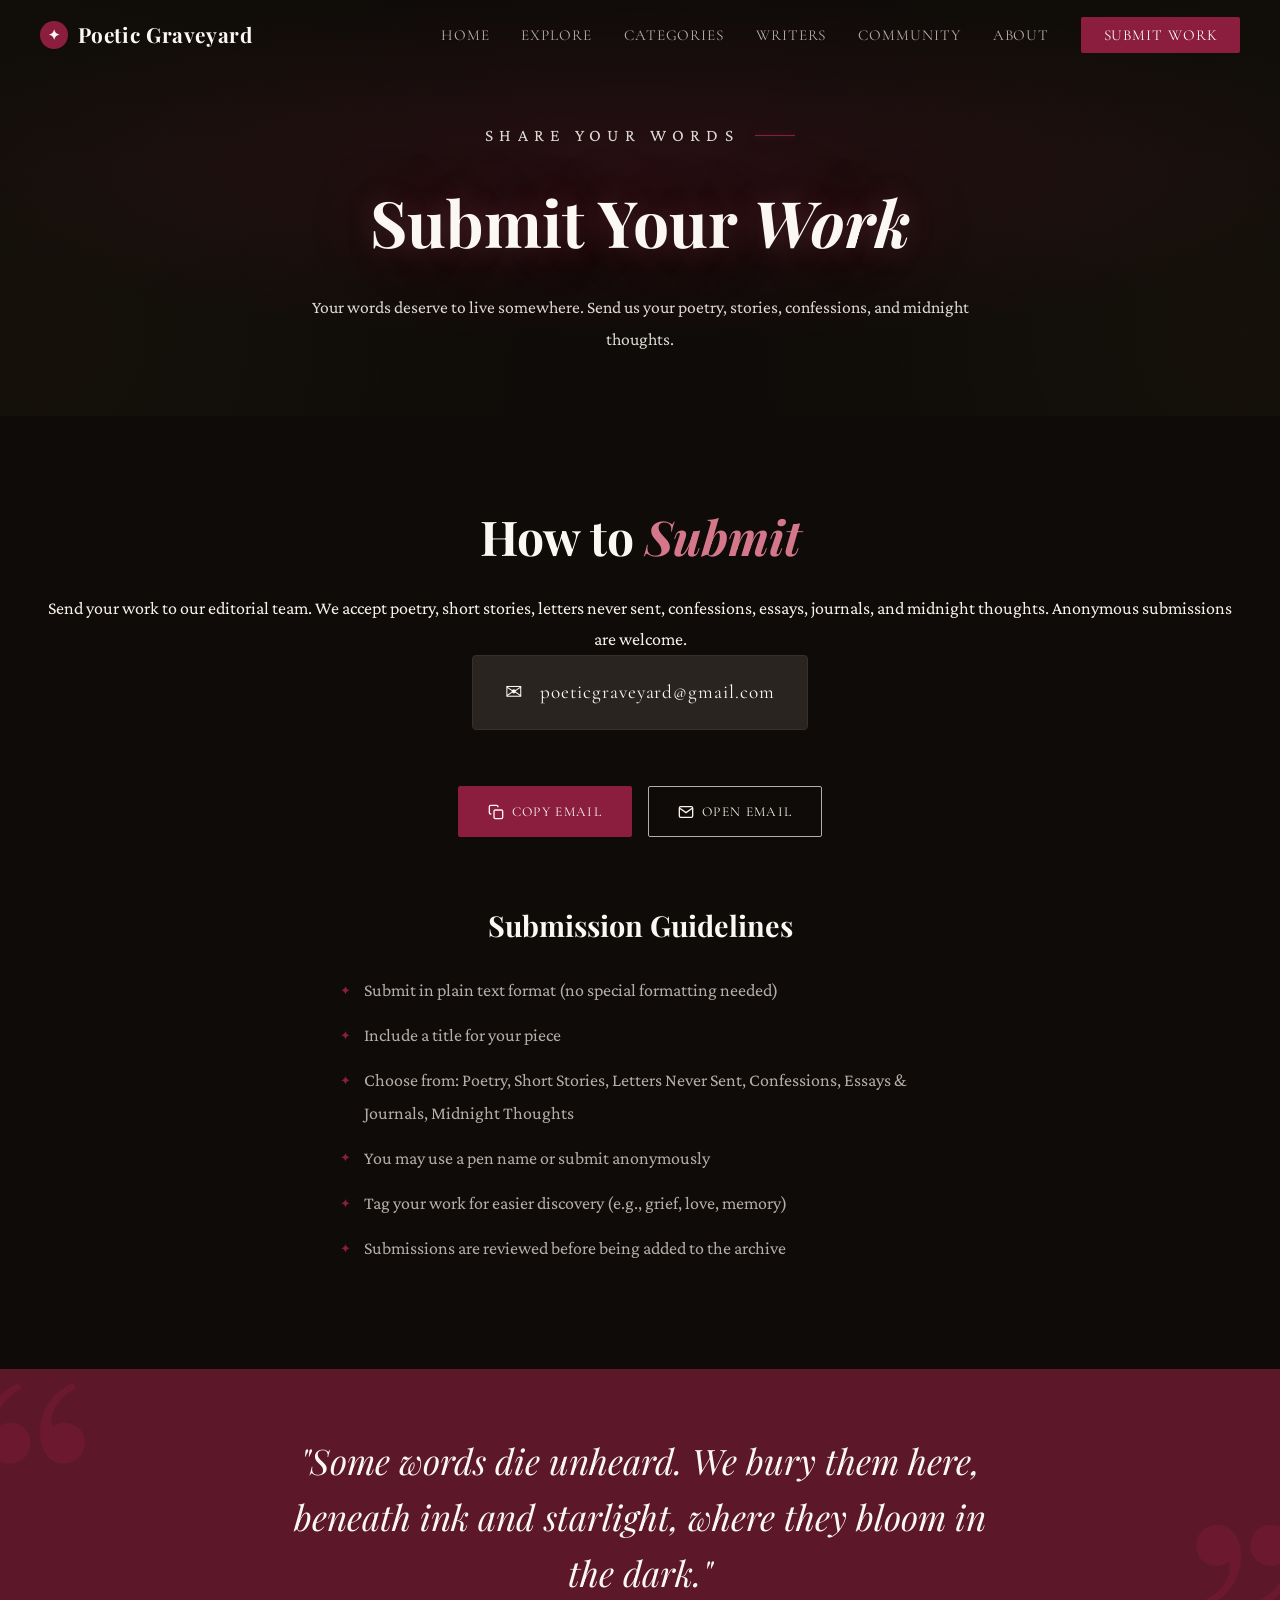
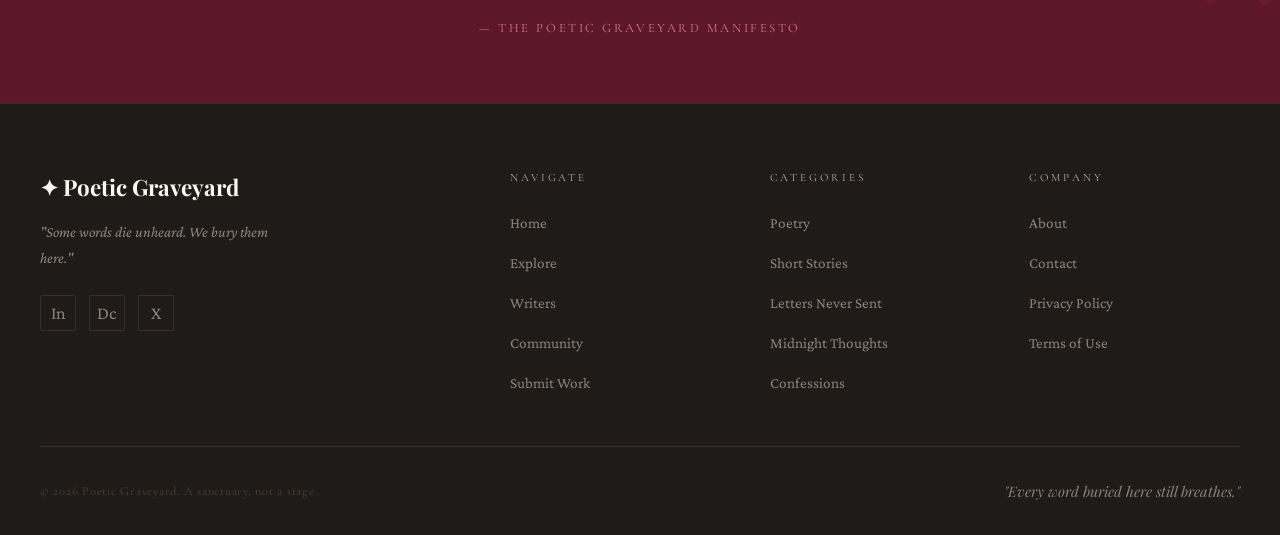
<file: submit.html>
<!DOCTYPE html>
<html lang="en">
<head>
  <meta charset="UTF-8">
  <meta name="viewport" content="width=device-width, initial-scale=1.0">
  <title>Submit — Poetic Graveyard</title>
  <link rel="icon" type="image/x-icon" href="favicon.ico">
  <link rel="icon" type="image/png" sizes="32x32" href="favicon-32x32.png">
  <link rel="icon" type="image/png" sizes="16x16" href="favicon-16x16.png">
  <link rel="apple-touch-icon" sizes="180x180" href="apple-touch-icon.png">
  <link rel="preconnect" href="https://fonts.googleapis.com">
  <link rel="preconnect" href="https://fonts.gstatic.com" crossorigin>
  <link href="https://fonts.googleapis.com/css2?family=Cormorant+Garamond:ital,wght@0,300;0,400;0,500;0,600;1,300;1,400;1,500&family=Playfair+Display:ital,wght@0,400;0,500;0,700;1,400;1,700&family=Crimson+Pro:ital,wght@0,300;0,400;1,300;1,400&display=swap" rel="stylesheet">
  <link rel="stylesheet" href="styles.css">
</head>
<body>
<nav id="navbar">
  <a href="index.html" class="nav-logo"><span class="logo-icon">✦</span> Poetic Graveyard</a>
  <ul class="nav-links">
    <li><a href="index.html">Home</a></li>
    <li><a href="explore.html">Explore</a></li>
    <li><a href="categories.html">Categories</a></li>
    <li><a href="writers.html">Writers</a></li>
    <li><a href="community.html">Community</a></li>
    <li><a href="about.html">About</a></li>
    <li><a href="submit.html" class="nav-cta">Submit Work</a></li>
  </ul>
  <button class="hamburger" id="hamburger" aria-label="Open menu"><span></span><span></span><span></span></button>
</nav>
<div class="mobile-menu" id="mobileMenu">
  <a href="index.html" onclick="closeMobile()">Home</a>
  <a href="explore.html" onclick="closeMobile()">Explore</a>
  <a href="categories.html" onclick="closeMobile()">Categories</a>
  <a href="writers.html" onclick="closeMobile()">Writers</a>
  <a href="community.html" onclick="closeMobile()">Community</a>
  <a href="about.html" onclick="closeMobile()">About</a>
  <a href="submit.html" onclick="closeMobile()">Submit Work</a>
</div>

<div class="page-header">
  <div class="page-header-bg"></div>
  <div class="page-header-content">
    <p class="section-label" style="justify-content:center;">Share Your Words</p>
    <h1>Submit Your <em>Work</em></h1>
    <p>Your words deserve to live somewhere. Send us your poetry, stories, confessions, and midnight thoughts.</p>
  </div>
</div>

<section class="submit-contact">
  <div class="container">
    <h2 class="reveal">How to <em>Submit</em></h2>
    <p class="reveal">Send your work to our editorial team. We accept poetry, short stories, letters never sent, confessions, essays, journals, and midnight thoughts. Anonymous submissions are welcome.</p>

    <div class="email-display reveal">
      <span class="email-icon">✉</span>
      <span>poeticgraveyard@gmail.com</span>
    </div>

    <div class="email-actions reveal">
      <button class="btn-copy-email" onclick="copyEmail()">
        <svg width="16" height="16" viewBox="0 0 24 24" fill="none" stroke="currentColor" stroke-width="2"><rect x="9" y="9" width="13" height="13" rx="2" ry="2"/><path d="M5 15H4a2 2 0 01-2-2V4a2 2 0 012-2h9a2 2 0 012 2v1"/></svg>
        Copy Email
      </button>
      <a href="mailto:poeticgraveyard@gmail.com" class="btn-mailto">
        <svg width="16" height="16" viewBox="0 0 24 24" fill="none" stroke="currentColor" stroke-width="2"><path d="M4 4h16c1.1 0 2 .9 2 2v12c0 1.1-.9 2-2 2H4c-1.1 0-2-.9-2-2V6c0-1.1.9-2 2-2z"/><polyline points="22,6 12,13 2,6"/></svg>
        Open Email
      </a>
    </div>

    <div class="about-content reveal" style="margin-top: 4rem; text-align: left; max-width: 600px; margin-left: auto; margin-right: auto;">
      <h2 style="text-align: center;">Submission Guidelines</h2>
      <ul class="about-values">
        <li>Submit in plain text format (no special formatting needed)</li>
        <li>Include a title for your piece</li>
        <li>Choose from: Poetry, Short Stories, Letters Never Sent, Confessions, Essays & Journals, Midnight Thoughts</li>
        <li>You may use a pen name or submit anonymously</li>
        <li>Tag your work for easier discovery (e.g., grief, love, memory)</li>
        <li>Submissions are reviewed before being added to the archive</li>
      </ul>
    </div>
  </div>
</section>

<div class="quote-band">
  <p class="quote-text">"Some words die unheard. We bury them here, beneath ink and starlight, where they bloom in the dark."</p>
  <p class="quote-attr">— The Poetic Graveyard Manifesto</p>
</div>

<footer>
  <div class="footer-grid">
    <div class="footer-brand">
      <div class="footer-logo">✦ Poetic Graveyard</div>
      <p class="footer-tagline">"Some words die unheard. We bury them here."</p>
      <div class="social-links"><a href="https://www.instagram.com/poeticgraveyard/" class="social-link" target="_blank" rel="noopener noreferrer">In</a><a href="#" class="social-link">Dc</a><a href="#" class="social-link">X</a></div>
    </div>
    <div><div class="footer-col-title">Navigate</div><ul class="footer-links"><li><a href="index.html">Home</a></li><li><a href="explore.html">Explore</a></li><li><a href="writers.html">Writers</a></li><li><a href="community.html">Community</a></li><li><a href="submit.html">Submit Work</a></li></ul></div>
    <div><div class="footer-col-title">Categories</div><ul class="footer-links"><li><a href="categories.html">Poetry</a></li><li><a href="categories.html">Short Stories</a></li><li><a href="categories.html">Letters Never Sent</a></li><li><a href="categories.html">Midnight Thoughts</a></li><li><a href="categories.html">Confessions</a></li></ul></div>
    <div><div class="footer-col-title">Company</div><ul class="footer-links"><li><a href="about.html">About</a></li><li><a href="submit.html">Contact</a></li><li><a href="#">Privacy Policy</a></li><li><a href="#">Terms of Use</a></li></ul></div>
  </div>
  <div class="footer-bottom">
    <div class="footer-bottom-left">© 2026 Poetic Graveyard. A sanctuary, not a stage.</div>
    <div class="footer-epitaph">"Every word buried here still breathes."</div>
  </div>
</footer>
<div class="toast" id="toast"></div>
<script src="script.js"></script>
</body>
</html>
</file>
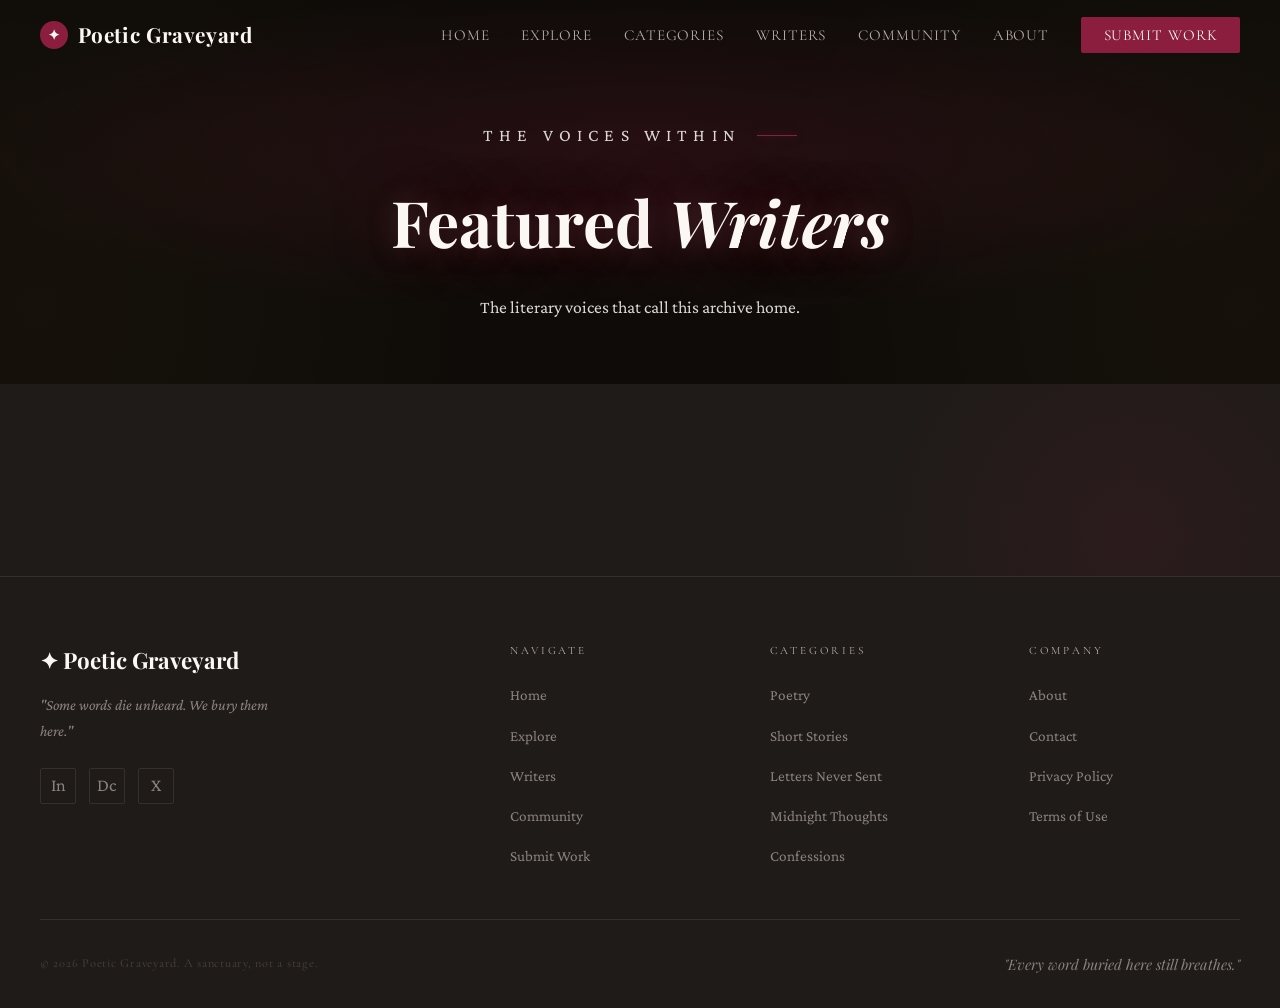
<file: writers.html>
<!DOCTYPE html>
<html lang="en">
<head>
  <meta charset="UTF-8">
  <meta name="viewport" content="width=device-width, initial-scale=1.0">
  <title>Featured Writers — Poetic Graveyard</title>
  <link rel="preconnect" href="https://fonts.googleapis.com">
  <link rel="preconnect" href="https://fonts.gstatic.com" crossorigin>
  <link href="https://fonts.googleapis.com/css2?family=Cormorant+Garamond:ital,wght@0,300;0,400;0,500;0,600;1,300;1,400;1,500&family=Playfair+Display:ital,wght@0,400;0,500;0,700;1,400;1,700&family=Crimson+Pro:ital,wght@0,300;0,400;1,300;1,400&display=swap" rel="stylesheet">
  <link rel="stylesheet" href="styles.css">
</head>
<body>
<nav id="navbar">
  <a href="index.html" class="nav-logo"><span class="logo-icon">✦</span> Poetic Graveyard</a>
  <ul class="nav-links">
    <li><a href="index.html">Home</a></li>
    <li><a href="explore.html">Explore</a></li>
    <li><a href="categories.html">Categories</a></li>
    <li><a href="writers.html">Writers</a></li>
    <li><a href="community.html">Community</a></li>
    <li><a href="about.html">About</a></li>
    <li><a href="submit.html" class="nav-cta">Submit Work</a></li>
  </ul>
  <button class="hamburger" id="hamburger" aria-label="Open menu"><span></span><span></span><span></span></button>
</nav>
<div class="mobile-menu" id="mobileMenu">
  <a href="index.html" onclick="closeMobile()">Home</a>
  <a href="explore.html" onclick="closeMobile()">Explore</a>
  <a href="categories.html" onclick="closeMobile()">Categories</a>
  <a href="writers.html" onclick="closeMobile()">Writers</a>
  <a href="community.html" onclick="closeMobile()">Community</a>
  <a href="about.html" onclick="closeMobile()">About</a>
  <a href="submit.html" onclick="closeMobile()">Submit Work</a>
</div>

<div class="page-header">
  <div class="page-header-bg"></div>
  <div class="page-header-content">
    <p class="section-label" style="justify-content:center;">The Voices Within</p>
    <h1>Featured <em>Writers</em></h1>
    <p>The literary voices that call this archive home.</p>
  </div>
</div>

<section class="writers-section">
  <div class="container">
    <div id="writers-container"></div>
  </div>
</section>

<footer>
  <div class="footer-grid">
    <div class="footer-brand">
      <div class="footer-logo">✦ Poetic Graveyard</div>
      <p class="footer-tagline">"Some words die unheard. We bury them here."</p>
      <div class="social-links"><a href="#" class="social-link">In</a><a href="#" class="social-link">Dc</a><a href="#" class="social-link">X</a></div>
    </div>
    <div><div class="footer-col-title">Navigate</div><ul class="footer-links"><li><a href="index.html">Home</a></li><li><a href="explore.html">Explore</a></li><li><a href="writers.html">Writers</a></li><li><a href="community.html">Community</a></li><li><a href="submit.html">Submit Work</a></li></ul></div>
    <div><div class="footer-col-title">Categories</div><ul class="footer-links"><li><a href="categories.html">Poetry</a></li><li><a href="categories.html">Short Stories</a></li><li><a href="categories.html">Letters Never Sent</a></li><li><a href="categories.html">Midnight Thoughts</a></li><li><a href="categories.html">Confessions</a></li></ul></div>
    <div><div class="footer-col-title">Company</div><ul class="footer-links"><li><a href="about.html">About</a></li><li><a href="submit.html">Contact</a></li><li><a href="#">Privacy Policy</a></li><li><a href="#">Terms of Use</a></li></ul></div>
  </div>
  <div class="footer-bottom">
    <div class="footer-bottom-left">© 2026 Poetic Graveyard. A sanctuary, not a stage.</div>
    <div class="footer-epitaph">"Every word buried here still breathes."</div>
  </div>
</footer>
<div class="toast" id="toast"></div>
<script src="script.js"></script>
</body>
</html>
</file>
<file: styles.css>
/* ============================================================
   POETIC GRAVEYARD — Production Stylesheet
   Dark Academia Literary Archive | Burgundy Accents
   ============================================================ */

/* ── 1. CSS Variables ── */
:root {
  --black: #0e0b08;
  --charcoal: #1f1b18;
  --charcoal-mid: #2a2421;
  --charcoal-light: #362f2b;
  --smoke: #4a423e;
  --ash: #8a827e;
  --dust: #b5ada9;
  --mist: #ddd8d3;
  --parchment: #F7F1EA;
  --cream: #FBF7F2;
  --burgundy: #8B1E3F;
  --burgundy-dark: #5C1828;
  --burgundy-light: #A83D55;
  --wine: #943045;
  --crimson: #C4677A;
  --rose-muted: #D4778A;
  --gold: #D4B07A;
  --gold-light: #E6D3A3;
  --serif: 'Cormorant Garamond', 'Georgia', serif;
  --display: 'Playfair Display', 'Georgia', serif;
  --body: 'Crimson Pro', 'Georgia', serif;
}

/* ── 2. Reset ── */
*, *::before, *::after { box-sizing: border-box; margin: 0; padding: 0; }
html { scroll-behavior: smooth; }
body {
  background: var(--black);
  color: var(--parchment);
  font-family: var(--body);
  font-size: 18px;
  line-height: 1.7;
  overflow-x: hidden;
  cursor: default;
}
::selection { background: var(--burgundy); color: var(--cream); }
::-webkit-scrollbar { width: 6px; }
::-webkit-scrollbar-track { background: var(--charcoal); }
::-webkit-scrollbar-thumb { background: var(--burgundy); border-radius: 3px; }

/* ── 3. Navigation ── */
nav {
  position: fixed; top: 0; left: 0; right: 0; z-index: 100;
  padding: 0 2.5rem; height: 70px;
  display: flex; align-items: center; justify-content: space-between;
  transition: background 0.4s, backdrop-filter 0.4s, border-color 0.4s;
  border-bottom: 1px solid transparent;
}
nav.scrolled {
  background: rgba(10, 8, 6, 0.92);
  backdrop-filter: blur(18px);
  border-color: rgba(139, 30, 63, 0.4);
}
.nav-logo {
  font-family: var(--display); font-size: 1.3rem; font-weight: 700;
  letter-spacing: 0.03em; color: var(--cream); text-decoration: none;
  display: flex; align-items: center; gap: 0.6rem;
}
.nav-logo .logo-icon {
  width: 28px; height: 28px; background: var(--burgundy); border-radius: 50%;
  display: flex; align-items: center; justify-content: center; font-size: 0.9rem; flex-shrink: 0;
}
.nav-links { display: flex; align-items: center; gap: 2rem; list-style: none; }
.nav-links a {
  font-family: var(--serif); font-size: 0.95rem; letter-spacing: 0.06em;
  color: var(--dust); text-decoration: none; text-transform: uppercase;
  transition: color 0.3s; position: relative;
}
.nav-links a::after {
  content: ''; position: absolute; bottom: -3px; left: 0; right: 0; height: 1px;
  background: var(--burgundy-light); transform: scaleX(0); transform-origin: left; transition: transform 0.3s;
}
.nav-links a:hover, .nav-links a.active { color: var(--cream); }
.nav-links a:hover::after, .nav-links a.active::after { transform: scaleX(1); }
.nav-cta {
  font-family: var(--serif); font-size: 0.85rem; letter-spacing: 0.1em; text-transform: uppercase;
  padding: 0.55rem 1.4rem; background: var(--burgundy); color: var(--cream) !important;
  border-radius: 2px; text-decoration: none; transition: background 0.3s, transform 0.2s;
}
.nav-cta:hover { background: var(--burgundy-light) !important; transform: translateY(-1px); }
.nav-cta::after { display: none !important; }
.hamburger { display: none; flex-direction: column; gap: 5px; background: none; border: none; cursor: pointer; padding: 4px; }
.hamburger span { display: block; width: 24px; height: 1.5px; background: var(--parchment); transition: transform 0.3s, opacity 0.3s; }

/* ── 4. Hero Section ── */
.hero {
  position: relative; min-height: 100vh; display: flex; align-items: center;
  justify-content: center; text-align: center; overflow: hidden; padding: 100px 2rem 60px;
}
.hero-bg {
  position: absolute; inset: 0;
  background: radial-gradient(ellipse 80% 60% at 50% 40%, rgba(139, 30, 63, 0.32) 0%, transparent 70%),
              radial-gradient(ellipse 60% 50% at 50% 50%, rgba(139, 30, 63, 0.14) 0%, transparent 60%),
              radial-gradient(ellipse 40% 40% at 80% 20%, rgba(230, 211, 163, 0.10) 0%, transparent 60%),
              radial-gradient(circle at 3% 80%, rgba(255, 200, 80, 0.05) 0%, transparent 40%),
              radial-gradient(circle at 97% 80%, rgba(255, 200, 80, 0.05) 0%, transparent 40%),
              var(--black);
}
.hero-texture {
  position: absolute; inset: 0;
  background-image:
    repeating-linear-gradient(0deg, transparent, transparent 60px, rgba(139, 30, 63, 0.04) 60px, rgba(139, 30, 63, 0.04) 61px),
    repeating-linear-gradient(90deg, transparent, transparent 80px, rgba(139, 30, 63, 0.03) 80px, rgba(139, 30, 63, 0.03) 81px);
  pointer-events: none;
}
#particle-canvas { position: absolute; inset: 0; pointer-events: none; }
.hero-content { position: relative; z-index: 2; max-width: 860px; }
.hero-eyebrow {
  font-family: var(--serif); font-size: 0.8rem; letter-spacing: 0.3em;
  text-transform: uppercase; color: var(--rose-muted); margin-bottom: 1.5rem;
  opacity: 0; animation: fadeUp 1s 0.3s forwards;
}
.hero-title {
  font-family: var(--display); font-size: clamp(3.5rem, 9vw, 7.5rem);
  font-weight: 700; line-height: 1.0; letter-spacing: -0.01em;
  color: var(--cream); margin-bottom: 1.2rem;
  opacity: 0; animation: fadeUp 1.1s 0.5s forwards, titleBreathe 6s ease-in-out 2s infinite;
}
.hero-title em { font-style: italic; color: var(--rose-muted); }
.hero-divider {
  display: flex; align-items: center; justify-content: center; gap: 1rem;
  margin: 1.5rem auto; opacity: 0; animation: fadeUp 1s 0.7s forwards;
}
.hero-divider span {
  display: block; width: 60px; height: 1px;
  background: linear-gradient(to right, transparent, var(--burgundy));
  box-shadow: 0 0 8px rgba(196, 103, 122, 0.35);
}
.hero-divider span:last-child {
  background: linear-gradient(to left, transparent, var(--burgundy));
  box-shadow: 0 0 8px rgba(196, 103, 122, 0.35);
}
.hero-divider svg { color: var(--burgundy); }
.hero-subtitle {
  font-family: var(--display); font-size: clamp(1.1rem, 2.5vw, 1.5rem);
  font-style: italic; font-weight: 400; color: var(--mist);
  margin-bottom: 1rem; opacity: 0; animation: fadeUp 1s 0.9s forwards;
}
.hero-desc {
  font-family: var(--body); font-size: clamp(1rem, 2vw, 1.15rem);
  color: var(--ash); max-width: 520px; margin: 0 auto 2.5rem;
  opacity: 0; animation: fadeUp 1s 1.1s forwards;
}
.hero-buttons {
  display: flex; gap: 1.2rem; justify-content: center; flex-wrap: wrap;
  opacity: 0; animation: fadeUp 1s 1.3s forwards;
}

/* ── 5. Buttons ── */
.btn-primary {
  font-family: var(--serif); font-size: 0.9rem; letter-spacing: 0.12em; text-transform: uppercase;
  padding: 0.9rem 2.2rem; background: var(--burgundy); color: var(--cream);
  border: 1px solid var(--burgundy); border-radius: 2px; text-decoration: none; cursor: pointer;
  transition: all 0.3s; display: inline-flex; align-items: center; gap: 0.5rem;
  box-shadow: 0 4px 24px rgba(139, 30, 63, 0.4);
}
.btn-primary:hover {
  background: var(--burgundy-light); border-color: var(--burgundy-light);
  transform: translateY(-2px); box-shadow: 0 8px 40px rgba(139, 30, 63, 0.6);
}
.btn-ghost {
  font-family: var(--serif); font-size: 0.9rem; letter-spacing: 0.12em; text-transform: uppercase;
  padding: 0.9rem 2.2rem; background: transparent; color: var(--parchment);
  border: 1px solid var(--dust); border-radius: 2px; text-decoration: none; cursor: pointer;
  transition: all 0.3s;
}
.btn-ghost:hover {
  border-color: var(--cream); color: var(--cream); transform: translateY(-2px);
  background: rgba(139, 30, 63, 0.12);
}

/* ── 6. Hero Scroll ── */
.hero-scroll {
  position: absolute; bottom: 2rem; left: 50%; transform: translateX(-50%);
  display: flex; flex-direction: column; align-items: center; gap: 0.5rem;
  opacity: 0; animation: fadeIn 1s 2s forwards;
}
.hero-scroll span { font-family: var(--serif); font-size: 0.7rem; letter-spacing: 0.2em; text-transform: uppercase; color: var(--ash); }
.scroll-line { width: 1px; height: 40px; background: linear-gradient(to bottom, var(--burgundy), transparent); animation: scrollPulse 2s infinite; }

/* ── 7. Page Header (sub-pages) ── */
.page-header {
  position: relative; min-height: 40vh; display: flex; align-items: center;
  justify-content: center; text-align: center; overflow: hidden; padding: 120px 2rem 60px;
}
.page-header-bg {
  position: absolute; inset: 0;
  background: radial-gradient(ellipse 80% 60% at 50% 40%, rgba(139, 30, 63, 0.2) 0%, transparent 70%),
              radial-gradient(circle at 3% 80%, rgba(255, 200, 80, 0.03) 0%, transparent 40%),
              radial-gradient(circle at 97% 80%, rgba(255, 200, 80, 0.03) 0%, transparent 40%),
              var(--black);
}
.page-header-content { position: relative; z-index: 2; max-width: 700px; }
.page-header-content h1 {
  font-family: var(--display); font-size: clamp(2.5rem, 6vw, 4rem);
  font-weight: 700; color: var(--cream); margin-bottom: 1rem;
  text-shadow: 0 0 30px rgba(212, 119, 138, 0.25), 0 0 80px rgba(139, 30, 63, 0.3);
}
.page-header-content p { font-family: var(--body); font-size: 1.1rem; color: var(--mist); line-height: 1.8; }

/* ── 8. Section Base ── */
section { padding: 6rem 2rem; }
.container { max-width: 1200px; margin: 0 auto; }
.section-label {
  font-family: var(--serif); font-size: 0.75rem; letter-spacing: 0.35em;
  text-transform: uppercase; color: var(--rose-muted); margin-bottom: 1rem;
  display: flex; align-items: center; gap: 1rem;
}
.section-label::after {
  content: ''; display: block; width: 40px; height: 1px;
  background: var(--burgundy); box-shadow: 0 0 8px rgba(196, 103, 122, 0.35);
}
.section-title {
  font-family: var(--display); font-size: clamp(2rem, 5vw, 3.2rem);
  font-weight: 500; line-height: 1.15; color: var(--cream); margin-bottom: 1rem;
}
.section-title em { font-style: italic; color: var(--rose-muted); }
.section-subtitle { font-family: var(--body); font-size: 1.05rem; color: var(--ash); max-width: 520px; line-height: 1.8; }

/* ── 9. Categories ── */
.categories-section { background: var(--charcoal); }
.categories-grid {
  display: grid; grid-template-columns: repeat(auto-fit, minmax(280px, 1fr));
  gap: 1.5px; margin-top: 3.5rem; border: 1.5px solid var(--charcoal-light);
  overflow: hidden; border-radius: 4px;
}
.cat-card {
  background: var(--charcoal-mid); padding: 2.2rem 2rem; cursor: pointer;
  transition: background 0.3s, transform 0.3s; position: relative; overflow: hidden;
  text-decoration: none; display: block;
}
.cat-card::before {
  content: ''; position: absolute; top: 0; left: 0; width: 3px; height: 100%;
  background: var(--burgundy); transform: scaleY(0); transform-origin: bottom;
  transition: transform 0.4s cubic-bezier(0.4, 0, 0.2, 1);
}
.cat-card:hover { background: var(--charcoal-light); }
.cat-card:hover::before { transform: scaleY(1); }
.cat-card:hover .cat-icon { transform: scale(1.15) rotate(-5deg); }
.cat-icon { font-size: 1.8rem; margin-bottom: 1rem; display: block; transition: transform 0.4s cubic-bezier(0.34, 1.56, 0.64, 1); }
.cat-title { font-family: var(--display); font-size: 1.2rem; font-weight: 500; color: var(--cream); margin-bottom: 0.5rem; }
.cat-desc { font-family: var(--body); font-size: 0.95rem; color: var(--ash); line-height: 1.6; margin-bottom: 1rem; }
.cat-count { font-family: var(--serif); font-size: 0.75rem; letter-spacing: 0.15em; text-transform: uppercase; color: var(--rose-muted); }

/* ── 10. Featured Works ── */
.featured-section { background: var(--black); }
.section-header { display: flex; justify-content: space-between; align-items: flex-end; flex-wrap: wrap; gap: 1.5rem; margin-bottom: 3rem; }
.view-all {
  font-family: var(--serif); font-size: 0.85rem; letter-spacing: 0.12em; text-transform: uppercase;
  color: var(--rose-muted); text-decoration: none; display: flex; align-items: center; gap: 0.5rem;
  transition: color 0.3s, gap 0.3s; white-space: nowrap;
}
.view-all:hover { color: var(--crimson); gap: 0.8rem; }
.masonry-grid { columns: 3; column-gap: 1.5rem; }
.work-card {
  break-inside: avoid; background: var(--charcoal); border: 1px solid var(--charcoal-light);
  border-radius: 3px; padding: 1.8rem; margin-bottom: 1.5rem;
  transition: border-color 0.3s, transform 0.3s, box-shadow 0.3s; cursor: pointer;
  position: relative; overflow: hidden;
}
.work-card::after {
  content: ''; position: absolute; inset: 0;
  background: linear-gradient(135deg, rgba(139, 30, 63, 0.12), transparent 60%);
  opacity: 0; transition: opacity 0.4s;
}
.work-card:hover {
  border-color: rgba(139, 30, 63, 0.55); transform: translateY(-4px);
  box-shadow: 0 12px 40px rgba(0, 0, 0, 0.45), 0 0 30px rgba(139, 30, 63, 0.08);
}
.work-card:hover::after { opacity: 1; }
.work-card-cat { font-family: var(--serif); font-size: 0.7rem; letter-spacing: 0.2em; text-transform: uppercase; color: var(--rose-muted); margin-bottom: 0.8rem; }
.work-card-title { font-family: var(--display); font-size: 1.25rem; font-weight: 500; color: var(--cream); line-height: 1.3; margin-bottom: 0.6rem; }
.work-card-excerpt { font-family: var(--body); font-size: 0.98rem; color: var(--ash); line-height: 1.75; font-style: italic; margin-bottom: 1.2rem; position: relative; z-index: 1; }
.work-card-excerpt::before { content: '\201C'; font-size: 3rem; color: var(--burgundy); opacity: 0.4; position: absolute; top: -0.8rem; left: -0.5rem; font-family: var(--display); line-height: 1; }
.work-card-footer { display: flex; align-items: center; justify-content: space-between; padding-top: 1rem; border-top: 1px solid var(--charcoal-light); position: relative; z-index: 1; }
.work-author { display: flex; align-items: center; gap: 0.6rem; }
.work-avatar { width: 28px; height: 28px; border-radius: 50%; background: var(--burgundy-dark); display: flex; align-items: center; justify-content: center; font-family: var(--serif); font-size: 0.65rem; color: var(--cream); }
.work-author-name { font-family: var(--serif); font-size: 0.85rem; color: var(--dust); }
.work-meta { display: flex; align-items: center; gap: 1rem; }
.work-time { font-family: var(--serif); font-size: 0.75rem; color: var(--smoke); letter-spacing: 0.05em; }
.work-actions { display: flex; gap: 0.6rem; }
.action-btn { background: none; border: none; cursor: pointer; color: var(--smoke); font-size: 0.8rem; display: flex; align-items: center; gap: 0.3rem; transition: color 0.3s; font-family: var(--serif); }
.action-btn:hover { color: var(--rose-muted); }
.action-btn.liked { color: var(--crimson); }
.action-btn svg { width: 14px; height: 14px; }

/* ── 11. Featured Writers ── */
.writers-section { background: var(--charcoal); position: relative; overflow: hidden; }
.writers-section::before { content: ''; position: absolute; top: -100px; right: -100px; width: 500px; height: 500px; border-radius: 50%; background: radial-gradient(circle, rgba(139, 30, 63, 0.12) 0%, transparent 70%); }
.writers-grid { display: grid; grid-template-columns: repeat(auto-fit, minmax(220px, 1fr)); gap: 1.5rem; margin-top: 3.5rem; }
.writer-card { background: var(--charcoal-mid); border: 1px solid var(--charcoal-light); border-radius: 3px; padding: 2rem 1.5rem; text-align: center; transition: all 0.35s; cursor: pointer; position: relative; }
.writer-card::before { content: ''; position: absolute; bottom: 0; left: 0; right: 0; height: 2px; background: linear-gradient(to right, transparent, var(--burgundy), transparent); transform: scaleX(0); transform-origin: center; transition: transform 0.4s; }
.writer-card:hover { border-color: rgba(139, 30, 63, 0.5); transform: translateY(-5px); box-shadow: 0 15px 40px rgba(0, 0, 0, 0.35), 0 0 25px rgba(139, 30, 63, 0.08); }
.writer-card:hover::before { transform: scaleX(1); }
.writer-avatar { width: 70px; height: 70px; border-radius: 50%; margin: 0 auto 1.2rem; border: 2px solid var(--burgundy-dark); background: var(--charcoal-light); display: flex; align-items: center; justify-content: center; font-size: 1.8rem; transition: border-color 0.3s; }
.writer-card:hover .writer-avatar { border-color: var(--burgundy-light); }
.writer-name { font-family: var(--display); font-size: 1.1rem; font-weight: 500; color: var(--cream); margin-bottom: 0.3rem; }
.writer-handle { font-family: var(--serif); font-size: 0.8rem; color: var(--rose-muted); letter-spacing: 0.05em; margin-bottom: 0.8rem; }
.writer-bio { font-family: var(--body); font-size: 0.88rem; color: var(--ash); line-height: 1.65; margin-bottom: 1.2rem; font-style: italic; }
.writer-stats { display: flex; justify-content: center; gap: 1.5rem; padding-top: 1rem; border-top: 1px solid var(--charcoal-light); }
.writer-stat { text-align: center; }
.writer-stat-num { font-family: var(--display); font-size: 1.1rem; color: var(--cream); display: block; }
.writer-stat-label { font-family: var(--serif); font-size: 0.65rem; letter-spacing: 0.12em; text-transform: uppercase; color: var(--smoke); }
.follow-btn { margin-top: 1rem; width: 100%; padding: 0.55rem 1rem; background: transparent; border: 1px solid var(--smoke); border-radius: 2px; color: var(--dust); font-family: var(--serif); font-size: 0.75rem; letter-spacing: 0.1em; text-transform: uppercase; cursor: pointer; transition: all 0.3s; }
.follow-btn:hover { background: var(--burgundy); border-color: var(--burgundy); color: var(--cream); }
.follow-btn.following { background: var(--burgundy-dark); border-color: var(--burgundy); color: var(--rose-muted); }

/* ── 12. Search ── */
.search-section { background: var(--charcoal); padding: 4rem 2rem; }
.search-bar { max-width: 700px; margin: 2.5rem auto 0; position: relative; }
.search-input { width: 100%; padding: 1.1rem 1.5rem 1.1rem 3.5rem; background: var(--charcoal-mid); border: 1px solid var(--charcoal-light); border-radius: 3px; color: var(--parchment); font-family: var(--body); font-size: 1rem; transition: border-color 0.3s; }
.search-input:focus { border-color: var(--burgundy); box-shadow: 0 0 0 3px rgba(139, 30, 63, 0.2); }
.search-input::placeholder { color: var(--smoke); }
.search-icon { position: absolute; left: 1.1rem; top: 50%; transform: translateY(-50%); color: var(--ash); pointer-events: none; }
.search-filters { display: flex; gap: 0.6rem; flex-wrap: wrap; margin-top: 1rem; justify-content: center; }
.filter-pill { padding: 0.35rem 1rem; background: transparent; border: 1px solid var(--charcoal-light); border-radius: 100px; color: var(--ash); font-family: var(--serif); font-size: 0.78rem; letter-spacing: 0.1em; cursor: pointer; transition: all 0.3s; }
.filter-pill:hover, .filter-pill.active { background: var(--burgundy-dark); border-color: var(--burgundy); color: var(--rose-muted); }
.search-suggestions { display: none; position: absolute; top: calc(100% + 4px); left: 0; right: 0; background: var(--charcoal-mid); border: 1px solid var(--charcoal-light); border-radius: 3px; z-index: 10; max-height: 300px; overflow-y: auto; }
.search-suggestions.visible { display: block; }
.suggestion-item { padding: 0.8rem 1.2rem; display: flex; align-items: center; gap: 0.8rem; cursor: pointer; transition: background 0.2s; border-bottom: 1px solid var(--charcoal-light); }
.suggestion-item:last-child { border-bottom: none; }
.suggestion-item:hover { background: var(--charcoal-light); }
.suggestion-type { font-family: var(--serif); font-size: 0.65rem; letter-spacing: 0.15em; text-transform: uppercase; color: var(--rose-muted); min-width: 50px; }
.suggestion-text { font-family: var(--body); font-size: 0.95rem; color: var(--dust); }

/* ── 13. Submit Section ── */
.submit-section { background: var(--black); }
.submit-grid { display: grid; grid-template-columns: 1fr 1fr; gap: 5rem; margin-top: 3.5rem; align-items: start; }
.submit-left h3 { font-family: var(--display); font-size: 1.6rem; font-style: italic; color: var(--cream); margin-bottom: 1rem; }
.submit-left p { font-family: var(--body); color: var(--ash); line-height: 1.8; margin-bottom: 1.5rem; }
.submit-features { list-style: none; display: flex; flex-direction: column; gap: 0.8rem; }
.submit-features li { display: flex; align-items: center; gap: 0.8rem; font-family: var(--body); font-size: 0.95rem; color: var(--dust); }
.submit-features li::before { content: ''; width: 6px; height: 6px; background: var(--burgundy); border-radius: 50%; flex-shrink: 0; }
.form-group { margin-bottom: 1.4rem; }
label { display: block; font-family: var(--serif); font-size: 0.75rem; letter-spacing: 0.15em; text-transform: uppercase; color: var(--ash); margin-bottom: 0.5rem; }
input[type="text"], input[type="email"], select, textarea {
  width: 100%; padding: 0.85rem 1rem; background: var(--charcoal); border: 1px solid var(--charcoal-light);
  border-radius: 2px; color: var(--parchment); font-family: var(--body); font-size: 1rem; outline: none;
  transition: border-color 0.3s; appearance: none;
}
input[type="text"]:focus, input[type="email"]:focus, select:focus, textarea:focus { border-color: var(--burgundy); }
textarea { resize: vertical; min-height: 160px; line-height: 1.7; }
select option { background: var(--charcoal-mid); }
.tags-input { display: flex; flex-wrap: wrap; gap: 0.4rem; padding: 0.65rem 0.85rem; background: var(--charcoal); border: 1px solid var(--charcoal-light); border-radius: 2px; min-height: 48px; cursor: text; transition: border-color 0.3s; }
.tags-input:focus-within { border-color: var(--burgundy); }
.tag { display: inline-flex; align-items: center; gap: 0.4rem; padding: 0.2rem 0.65rem; background: var(--burgundy-dark); border-radius: 2px; font-family: var(--serif); font-size: 0.78rem; color: var(--rose-muted); }
.tag button { background: none; border: none; color: var(--rose-muted); cursor: pointer; line-height: 1; padding: 0; font-size: 0.9rem; opacity: 0.7; transition: opacity 0.2s; }
.tag button:hover { opacity: 1; }
.tags-input input { border: none; background: none; color: var(--parchment); font-family: var(--body); font-size: 0.95rem; outline: none; flex: 1; min-width: 80px; padding: 0.1rem 0; }
.form-actions { display: flex; gap: 1rem; flex-wrap: wrap; margin-top: 0.5rem; }
.btn-draft { padding: 0.85rem 1.8rem; background: transparent; border: 1px solid var(--smoke); border-radius: 2px; color: var(--dust); font-family: var(--serif); font-size: 0.85rem; letter-spacing: 0.1em; text-transform: uppercase; cursor: pointer; transition: all 0.3s; }
.btn-draft:hover { border-color: var(--dust); color: var(--cream); }
.btn-publish { padding: 0.85rem 2.2rem; background: var(--burgundy); border: 1px solid var(--burgundy); border-radius: 2px; color: var(--cream); font-family: var(--serif); font-size: 0.85rem; letter-spacing: 0.1em; text-transform: uppercase; cursor: pointer; transition: all 0.3s; }
.btn-publish:hover { background: var(--burgundy-light); border-color: var(--burgundy-light); transform: translateY(-1px); box-shadow: 0 6px 20px rgba(139, 30, 63, 0.5); }

/* ── 14. Submit Contact ── */
.submit-contact { text-align: center; padding: 5rem 2rem; background: var(--black); }
.submit-contact h2 { font-family: var(--display); font-size: clamp(2rem, 5vw, 3rem); color: var(--cream); margin-bottom: 1rem; }
.submit-contact h2 em { font-style: italic; color: var(--rose-muted); }
.submit-contact > p { font-family: var(--body); color: var(--ash); font-size: 1.1rem; line-height: 1.8; max-width: 500px; margin: 0 auto 2rem; }
.email-display {
  font-family: var(--serif); font-size: 1.2rem; color: var(--cream); letter-spacing: 0.05em;
  background: var(--charcoal-mid); border: 1px solid var(--charcoal-light);
  padding: 1.2rem 2rem; border-radius: 4px; display: inline-flex; align-items: center; gap: 1rem;
  margin-bottom: 2rem;
}
.email-display .email-icon { font-size: 1.3rem; }
.email-actions { display: flex; gap: 1rem; justify-content: center; flex-wrap: wrap; margin-top: 1.5rem; }
.btn-copy-email, .btn-mailto {
  font-family: var(--serif); font-size: 0.85rem; letter-spacing: 0.1em; text-transform: uppercase;
  padding: 0.8rem 1.8rem; border-radius: 2px; cursor: pointer; transition: all 0.3s; text-decoration: none;
  display: inline-flex; align-items: center; gap: 0.5rem;
}
.btn-copy-email { background: var(--burgundy); color: var(--cream); border: 1px solid var(--burgundy); }
.btn-copy-email:hover { background: var(--burgundy-light); border-color: var(--burgundy-light); transform: translateY(-2px); box-shadow: 0 6px 24px rgba(139, 30, 63, 0.4); }
.btn-mailto { background: transparent; color: var(--parchment); border: 1px solid var(--dust); }
.btn-mailto:hover { border-color: var(--cream); color: var(--cream); background: rgba(139, 30, 63, 0.1); }

/* ── 15. Community ── */
.community-section { background: var(--black); text-align: center; }
.community-inner { max-width: 700px; margin: 0 auto; }
.community-stats { display: flex; justify-content: center; gap: 4rem; flex-wrap: wrap; margin: 3rem 0; }
.community-stat { text-align: center; }
.community-stat-num { font-family: var(--display); font-size: 2.5rem; font-weight: 700; color: var(--cream); display: block; line-height: 1; }
.community-stat-label { font-family: var(--serif); font-size: 0.75rem; letter-spacing: 0.2em; text-transform: uppercase; color: var(--ash); margin-top: 0.4rem; display: block; }
.community-cta-group { display: flex; gap: 1rem; justify-content: center; flex-wrap: wrap; margin-top: 2rem; }

/* ── 16. Quote Band ── */
.quote-band { background: var(--burgundy-dark); padding: 4rem 2rem; text-align: center; position: relative; overflow: hidden; }
.quote-band::before, .quote-band::after {
  content: '\201C'; position: absolute; font-family: var(--display); font-size: 20rem;
  color: rgba(139, 30, 63, 0.32); line-height: 1; top: -3rem;
}
.quote-band::before { left: -2rem; }
.quote-band::after { content: '\201D'; right: -2rem; top: auto; bottom: -5rem; }
.quote-text { font-family: var(--display); font-size: clamp(1.4rem, 3.5vw, 2.2rem); font-style: italic; color: var(--cream); max-width: 700px; margin: 0 auto 1rem; position: relative; z-index: 1; line-height: 1.6; }
.quote-attr { font-family: var(--serif); font-size: 0.8rem; letter-spacing: 0.2em; text-transform: uppercase; color: var(--rose-muted); position: relative; z-index: 1; }

/* ── 17. About Page ── */
.about-section { background: var(--black); }
.about-content { max-width: 700px; margin: 3rem auto 0; }
.about-content h2 { font-family: var(--display); font-size: 1.8rem; color: var(--cream); margin: 2.5rem 0 1rem; }
.about-content p { font-family: var(--body); color: var(--ash); line-height: 1.9; margin-bottom: 1.2rem; font-size: 1.05rem; }
.about-values { list-style: none; margin: 1.5rem 0; }
.about-values li { display: flex; align-items: flex-start; gap: 0.8rem; font-family: var(--body); color: var(--dust); line-height: 1.8; margin-bottom: 0.8rem; }
.about-values li::before { content: '✦'; color: var(--burgundy); font-size: 0.8rem; margin-top: 0.35rem; flex-shrink: 0; }

/* ── 18. Empty State ── */
.empty-state { text-align: center; padding: 5rem 2rem; max-width: 520px; margin: 0 auto; }
.empty-state-icon { font-size: 3.5rem; margin-bottom: 1.5rem; opacity: 0.7; }
.empty-state h3 { font-family: var(--display); font-size: 1.5rem; color: var(--cream); margin-bottom: 1rem; line-height: 1.4; }
.empty-state p { font-family: var(--body); color: var(--ash); line-height: 1.8; margin-bottom: 2rem; }

/* ── 19. Footer ── */
footer { background: var(--charcoal); padding: 4rem 2rem 2rem; border-top: 1px solid var(--charcoal-light); }
.footer-grid { display: grid; grid-template-columns: 2fr 1fr 1fr 1fr; gap: 3rem; max-width: 1200px; margin: 0 auto 3rem; }
.footer-logo { font-family: var(--display); font-size: 1.4rem; font-weight: 700; color: var(--cream); margin-bottom: 0.8rem; }
.footer-tagline { font-family: var(--body); font-style: italic; color: var(--ash); font-size: 0.95rem; line-height: 1.7; margin-bottom: 1.5rem; max-width: 260px; }
.social-links { display: flex; gap: 0.8rem; flex-wrap: wrap; }
.social-link { width: 36px; height: 36px; border: 1px solid var(--charcoal-light); border-radius: 2px; display: flex; align-items: center; justify-content: center; color: var(--ash); text-decoration: none; transition: all 0.3s; }
.social-link:hover { border-color: var(--burgundy); color: var(--rose-muted); background: var(--burgundy-dark); }
.footer-col-title { font-family: var(--serif); font-size: 0.7rem; letter-spacing: 0.25em; text-transform: uppercase; color: var(--dust); margin-bottom: 1.2rem; }
.footer-links { list-style: none; display: flex; flex-direction: column; gap: 0.6rem; }
.footer-links a { font-family: var(--body); font-size: 0.95rem; color: var(--ash); text-decoration: none; transition: color 0.3s; }
.footer-links a:hover { color: var(--cream); }
.footer-bottom { max-width: 1200px; margin: 0 auto; padding-top: 2rem; border-top: 1px solid var(--charcoal-light); display: flex; justify-content: space-between; align-items: center; flex-wrap: wrap; gap: 1rem; }
.footer-bottom-left { font-family: var(--serif); font-size: 0.78rem; color: var(--smoke); letter-spacing: 0.06em; }
.footer-epitaph { font-family: var(--display); font-style: italic; font-size: 0.9rem; color: var(--ash); text-align: right; }

/* ── 20. Toast ── */
.toast { position: fixed; bottom: 2rem; right: 2rem; background: var(--charcoal-mid); border: 1px solid var(--burgundy); border-radius: 3px; padding: 0.8rem 1.4rem; color: var(--parchment); font-family: var(--body); font-size: 0.9rem; opacity: 0; transform: translateY(100px); transition: opacity 0.4s, transform 0.4s; z-index: 200; }
.toast.show { opacity: 1; transform: translateY(0); }

/* ── 21. Mobile Menu ── */
.mobile-menu {
  position: fixed; top: 70px; left: 0; right: 0; bottom: 0;
  background: rgba(10, 8, 6, 0.97); z-index: 90;
  display: flex; flex-direction: column; align-items: center; justify-content: center; gap: 2rem;
  transform: translateX(100%);
  transition: transform 0.4s cubic-bezier(0.4, 0, 0.2, 1);
  overflow-y: auto;
}
.mobile-menu.open { transform: translateX(0); }
.mobile-menu a {
  font-family: var(--display); font-size: 2rem; font-weight: 400;
  color: var(--mist); text-decoration: none; transition: color 0.3s;
  letter-spacing: 0.03em;
}
.mobile-menu a:hover { color: var(--cream); }

/* Hamburger → X animation */
.hamburger.open span:nth-child(1) { transform: translateY(6.5px) rotate(45deg); }
.hamburger.open span:nth-child(2) { opacity: 0; transform: scaleX(0); }
.hamburger.open span:nth-child(3) { transform: translateY(-6.5px) rotate(-45deg); }

/* ── 22. Animations ── */
@keyframes fadeUp { from { opacity: 0; transform: translateY(20px); } to { opacity: 1; transform: translateY(0); } }
@keyframes fadeIn { from { opacity: 0; } to { opacity: 1; } }
@keyframes scrollPulse { 0%, 100% { opacity: 0.3; } 50% { opacity: 1; } }
@keyframes contentFloat { 0%, 100% { transform: translateY(0); } 50% { transform: translateY(-4px); } }
.reveal { opacity: 0; transform: translateY(28px); transition: opacity 0.8s cubic-bezier(0.4, 0, 0.2, 1), transform 0.8s cubic-bezier(0.4, 0, 0.2, 1); }
.reveal.visible { opacity: 1; transform: translateY(0); }

/* ── 23. Grain Overlay ── */
.hero-grain {
  position: absolute; inset: 0; pointer-events: none; z-index: 1; opacity: 0.045;
  background-image: url("data:image/svg+xml,%3Csvg viewBox='0 0 256 256' xmlns='http://www.w3.org/2000/svg'%3E%3Cfilter id='noise'%3E%3CfeTurbulence type='fractalNoise' baseFrequency='0.9' numOctaves='4'/%3E%3C/filter%3E%3Crect width='256' height='256' fill='%23000' filter='url(%23noise)'/%3E%3C/svg%3E");
  background-size: 200px 200px; animation: grainShift 0.5s steps(1) infinite;
}
@keyframes grainShift { 0% { background-position: 0 0; } 20% { background-position: -30px 15px; } 40% { background-position: 15px -20px; } 60% { background-position: -10px 30px; } 80% { background-position: 25px -10px; } 100% { background-position: -30px 15px; } }

/* ── 24. Vignette ── */
.hero-vignette { position: absolute; inset: 0; pointer-events: none; z-index: 3; background: radial-gradient(ellipse 90% 90% at 50% 50%, transparent 45%, rgba(5,3,2,0.4) 100%); }

/* ── 25. Moon ── */
.hero-moon-layer { position: absolute; top: 60px; right: 10%; width: 140px; height: 140px; z-index: 2; pointer-events: none; }
.moon-glow { position: absolute; inset: -55px; border-radius: 50%; background: radial-gradient(circle, rgba(230, 211, 163, 0.22) 0%, rgba(212, 176, 122, 0.09) 40%, transparent 70%); animation: moonPulse 8s ease-in-out infinite; }
.moon-body { position: absolute; inset: 0; border-radius: 50%; background: radial-gradient(circle at 38% 38%, #E6D3A3 0%, #D4B07A 40%, #B8965A 100%); box-shadow: 0 0 60px rgba(230, 211, 163, 0.4), inset -2px -2px 8px rgba(0, 0, 0, 0.4), inset 2px 2px 4px rgba(255, 255, 255, 0.2); }
.moon-cloud { position: absolute; border-radius: 80px; background: rgba(22, 17, 14, 0.72); filter: blur(6px); }
.moon-cloud-1 { width: 120px; height: 38px; top: 28px; left: -20px; animation: cloudDrift1 18s linear infinite; }
.moon-cloud-2 { width: 90px; height: 30px; top: 55px; left: 30px; opacity: 0.6; animation: cloudDrift2 24s linear infinite; }
@keyframes moonPulse { 0%,100% { opacity: 0.8; transform: scale(1); } 50% { opacity: 1; transform: scale(1.05); } }
@keyframes cloudDrift1 { 0% { transform: translateX(0); } 50% { transform: translateX(60px); } 100% { transform: translateX(0); } }
@keyframes cloudDrift2 { 0% { transform: translateX(20px); } 50% { transform: translateX(-30px); } 100% { transform: translateX(20px); } }

/* ── 26. Fog Canvas ── */
#fog-canvas { position: absolute; bottom: 0; left: 0; right: 0; height: 35%; pointer-events: none; z-index: 2; }

/* ── 27. Quote Popup ── */
.quote-popup { position: absolute; top: 50%; left: 50%; transform: translate(-50%, -50%) scale(0.85); background: rgba(24, 18, 15, 0.97); border: 1px solid rgba(139, 30, 63, 0.5); border-radius: 4px; padding: 2.5rem; z-index: 300; opacity: 0; pointer-events: none; transition: opacity 0.3s, transform 0.3s; max-width: 400px; text-align: center; }
.quote-popup.visible { opacity: 1; pointer-events: all; transform: translate(-50%, -50%) scale(1); }
.quote-popup-close { position: absolute; top: 1rem; right: 1rem; background: none; border: none; color: var(--ash); cursor: pointer; font-size: 0.9rem; transition: color 0.2s; line-height: 1; }
.quote-popup-close:hover { color: var(--cream); }
.quote-popup-icon { font-size: 2rem; margin-bottom: 1rem; }
.quote-popup-text { font-family: var(--display); font-size: 1.05rem; font-style: italic; color: var(--cream); line-height: 1.7; margin-bottom: 0.8rem; }
.quote-popup-attr { font-family: var(--serif); font-size: 0.78rem; letter-spacing: 0.12em; text-transform: uppercase; color: var(--rose-muted); }

/* ── 28. Title Glow ── */
.hero-title { text-shadow: 0 0 30px rgba(212, 119, 138, 0.35), 0 0 60px rgba(196, 103, 122, 0.4), 0 0 100px rgba(139, 30, 63, 0.5), 0 0 180px rgba(139, 30, 63, 0.2), 0 0 280px rgba(107, 30, 46, 0.15); }
@keyframes titleBreathe {
  0%, 100% { transform: scale(1); text-shadow: 0 0 30px rgba(212, 119, 138, 0.35), 0 0 60px rgba(196, 103, 122, 0.4), 0 0 100px rgba(139, 30, 63, 0.5), 0 0 180px rgba(139, 30, 63, 0.2), 0 0 280px rgba(107, 30, 46, 0.15); }
  50% { transform: scale(1.008); text-shadow: 0 0 40px rgba(212, 119, 138, 0.45), 0 0 80px rgba(196, 103, 122, 0.55), 0 0 130px rgba(139, 30, 63, 0.65), 0 0 220px rgba(139, 30, 63, 0.3), 0 0 340px rgba(107, 30, 46, 0.2); }
}
.hero-content { animation: contentFloat 8s ease-in-out 2s infinite; }

/* ── 29. Burgundy Fog Overlay ── */
.hero-fog-overlay { position: absolute; bottom: 0; left: 0; right: 0; height: 55%; background: linear-gradient(to top, rgba(139, 30, 63, 0.1) 0%, rgba(139, 30, 63, 0.04) 25%, transparent 55%); pointer-events: none; z-index: 2; }

/* ── 30. Responsive ── */
@media (max-width: 900px) { .masonry-grid { columns: 2; } }
@media (max-width: 880px) { .footer-grid { grid-template-columns: 1fr 1fr; } }
@media (max-width: 820px) { .submit-grid { grid-template-columns: 1fr; gap: 3rem; } }
@media (max-width: 768px) {
  .nav-links { display: none; }
  .hamburger { display: flex; }
  section { padding: 4rem 1.2rem; }
  .hero { padding: 100px 1.2rem 60px; }
  .hero-title { font-size: clamp(2.8rem, 12vw, 4.5rem); }
  .hero-title { animation: fadeUp 1.1s 0.5s forwards; }
  .hero-content { animation: none; }
  .hero-moon-layer { width: 80px; height: 80px; top: 80px; right: 5%; }
  .hero-grain { display: none; }
  .community-stats { gap: 2.5rem; }
  .page-header { min-height: 30vh; padding: 100px 1.2rem 40px; }
}
@media (max-width: 580px) { .masonry-grid { columns: 1; } }
@media (max-width: 520px) { .footer-grid { grid-template-columns: 1fr; } }

/* ── 31. Socials Section ── */
.socials-section { background: var(--charcoal); }
.socials-inner { max-width: 680px; margin: 0 auto; text-align: center; }
.socials-desc {
  font-family: var(--body); font-size: 1.05rem; color: var(--ash);
  line-height: 1.85; max-width: 540px; margin: 0 auto 3rem;
}
.socials-buttons {
  display: flex; gap: 1.2rem; justify-content: center; flex-wrap: wrap;
}
.btn-social {
  font-family: var(--serif); font-size: 0.9rem; letter-spacing: 0.1em; text-transform: uppercase;
  padding: 1rem 2rem; background: var(--burgundy); color: var(--cream);
  border: 1px solid var(--burgundy); border-radius: 2px; text-decoration: none;
  display: inline-flex; align-items: center; gap: 0.7rem;
  transition: all 0.3s; box-shadow: 0 4px 24px rgba(139, 30, 63, 0.35);
}
.btn-social:hover {
  background: var(--burgundy-light); border-color: var(--burgundy-light);
  transform: translateY(-2px); box-shadow: 0 8px 36px rgba(139, 30, 63, 0.55);
}
.btn-social-secondary {
  background: transparent; color: var(--parchment);
  border-color: var(--dust); box-shadow: none;
}
.btn-social-secondary:hover {
  background: rgba(139, 30, 63, 0.15); border-color: var(--cream); color: var(--cream);
  box-shadow: 0 4px 20px rgba(139, 30, 63, 0.2);
}
.social-btn-icon { font-size: 1.1rem; }

/* ── 32. Active Nav (scroll spy) ── */
.nav-links a.active {
  color: var(--cream);
  text-shadow: 0 0 12px rgba(196, 103, 122, 0.6);
}
.nav-links a.active::after { transform: scaleX(1); }
</file>
